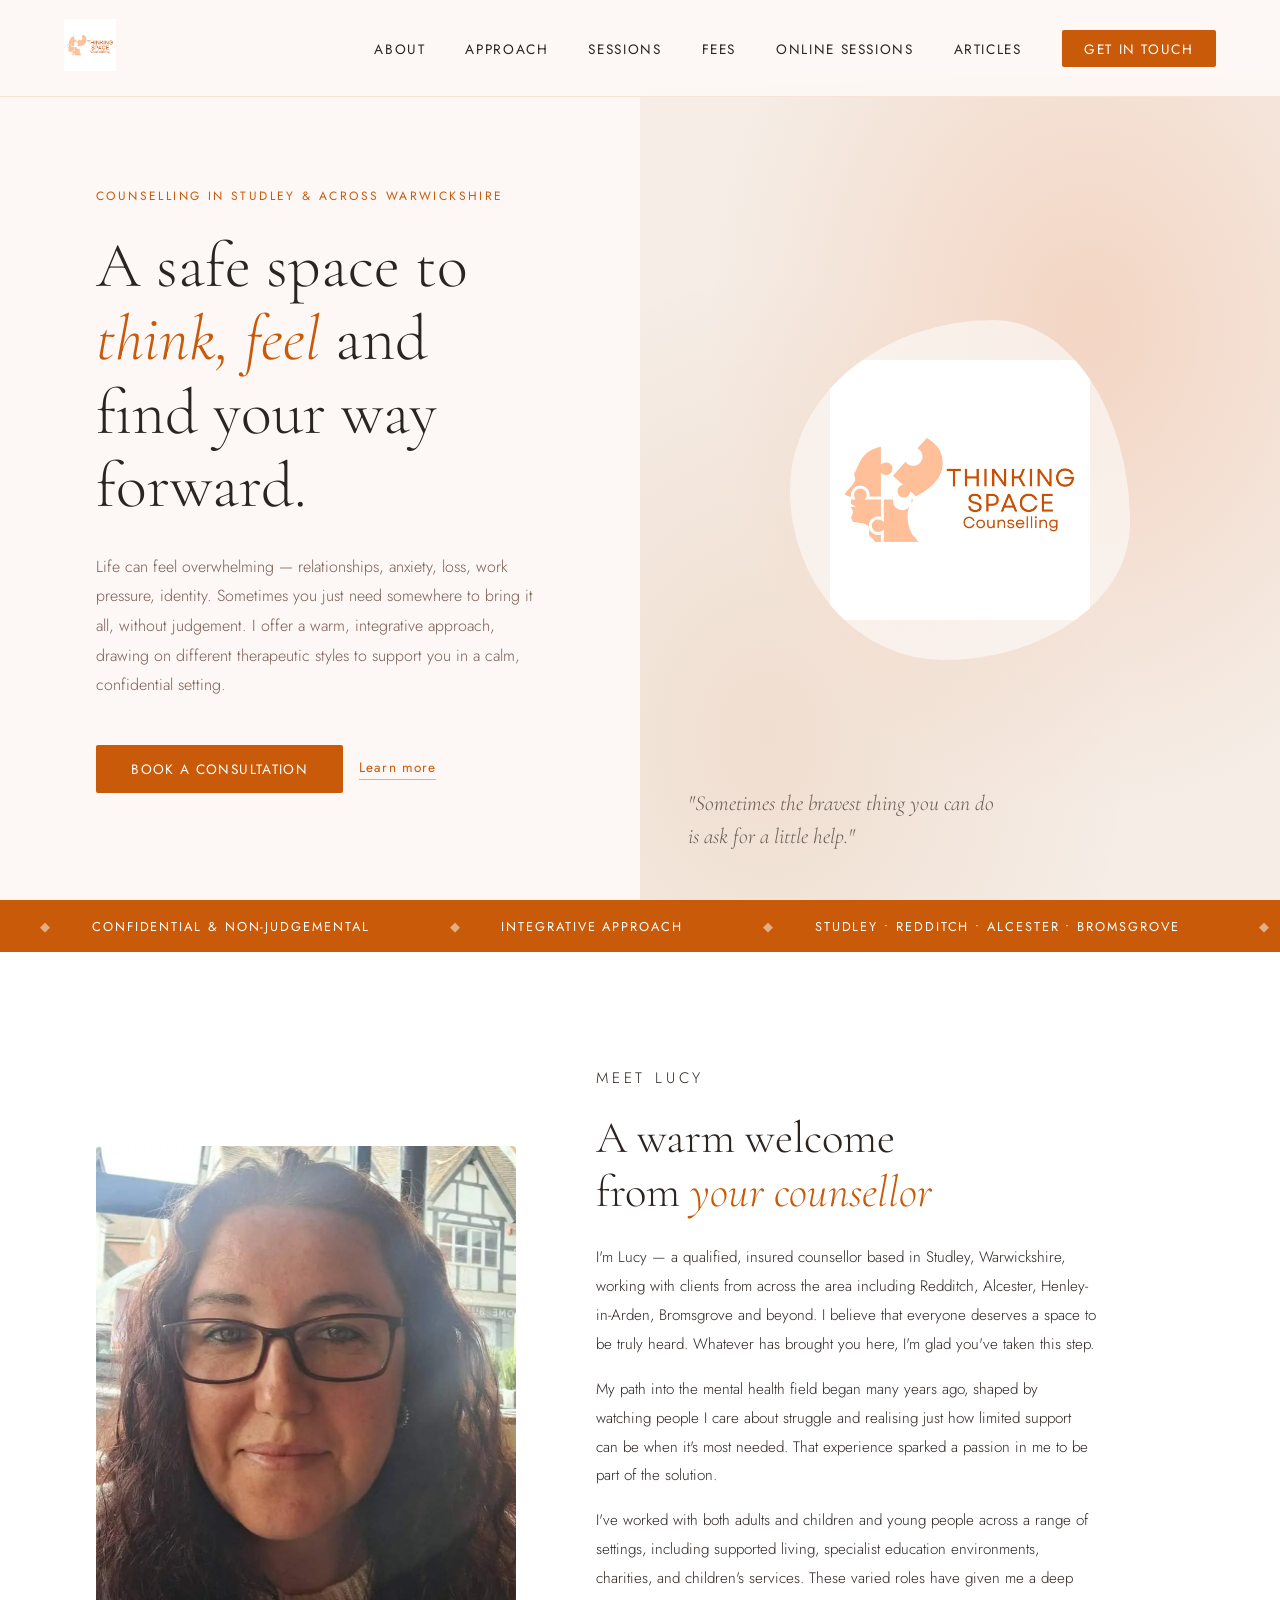
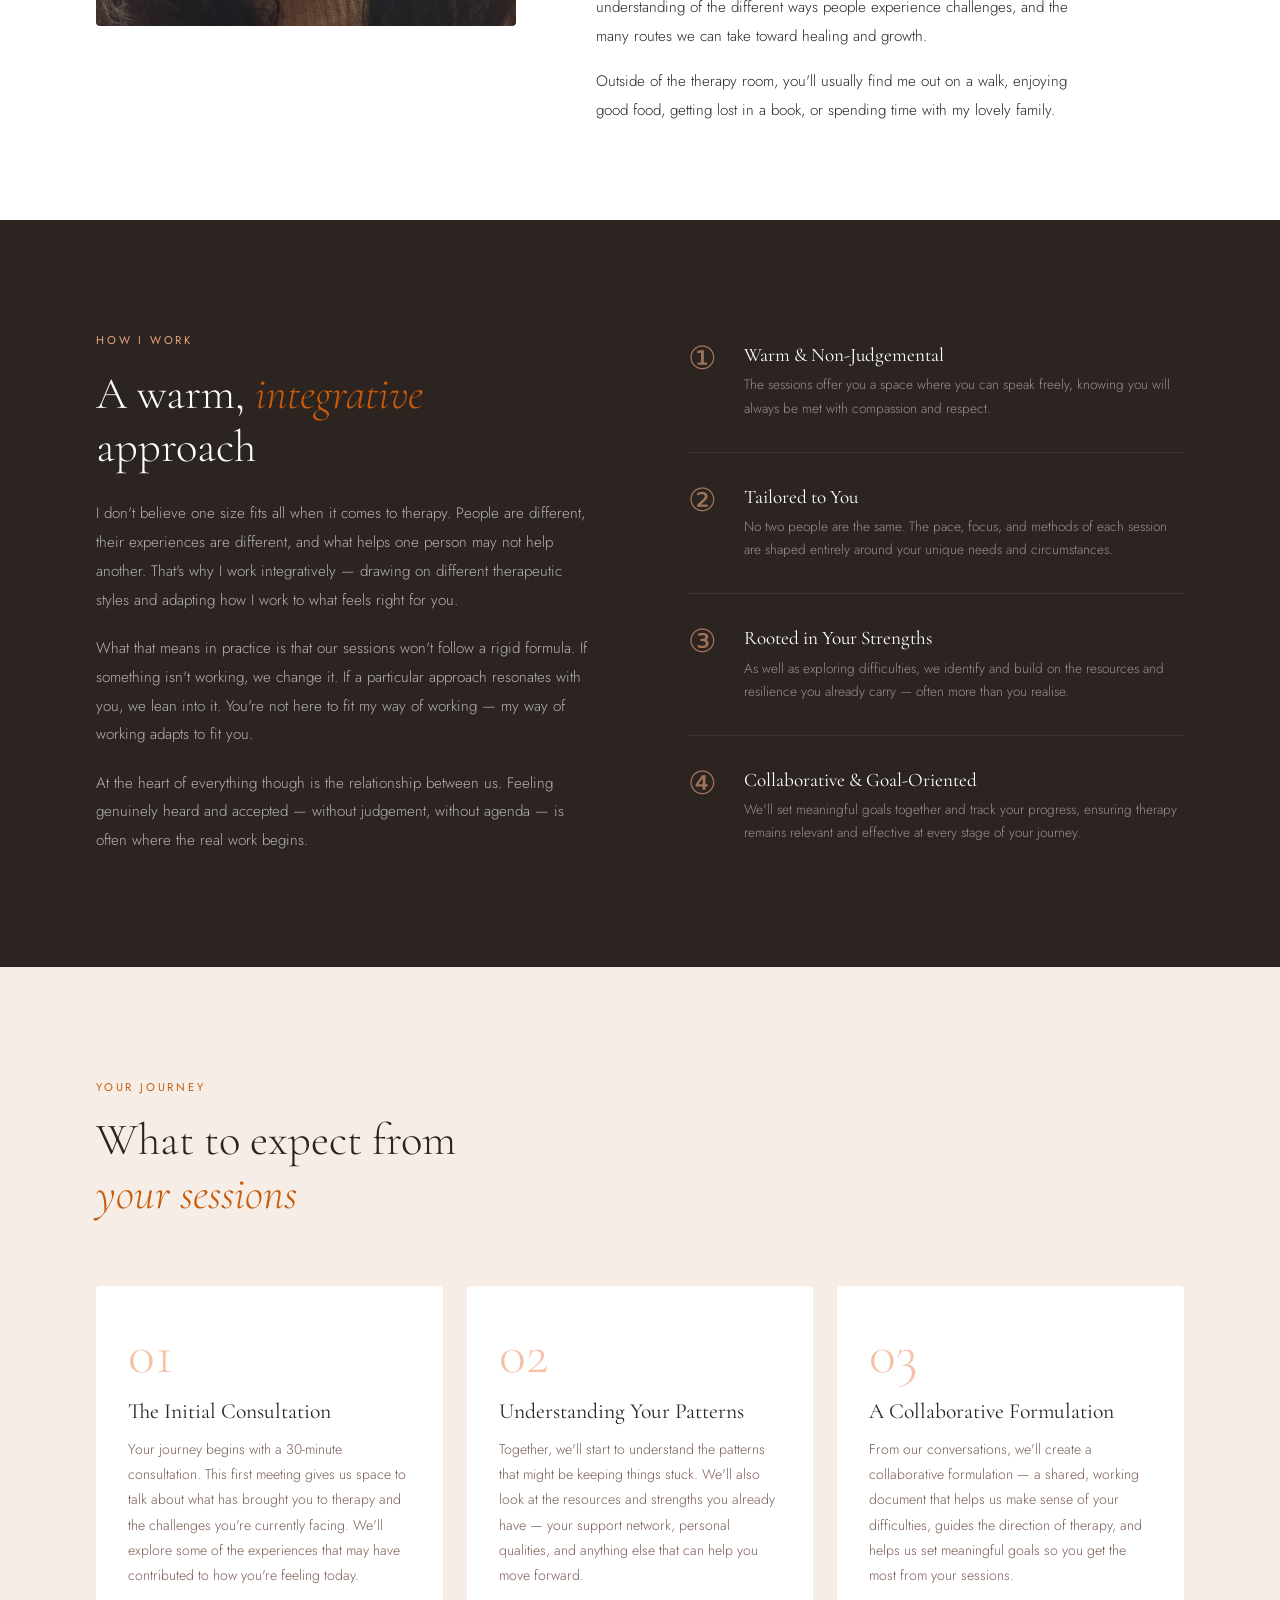
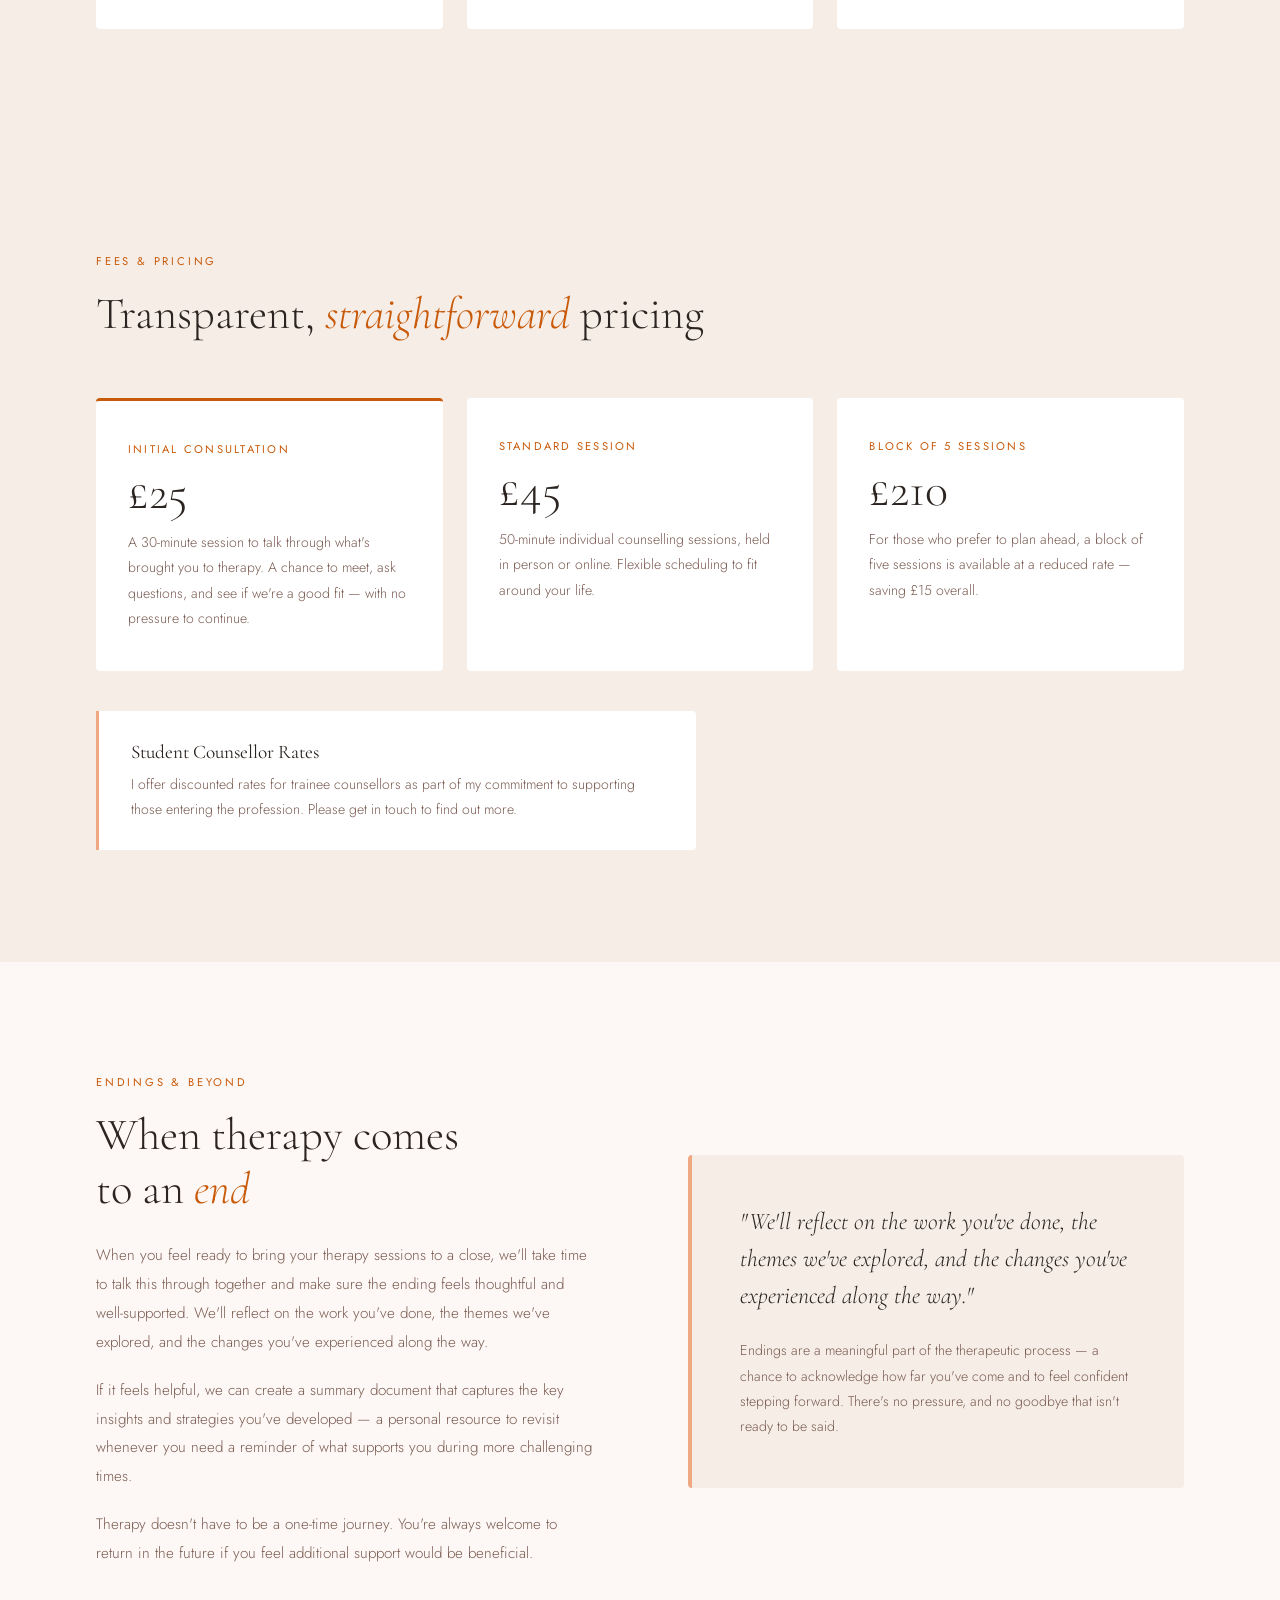
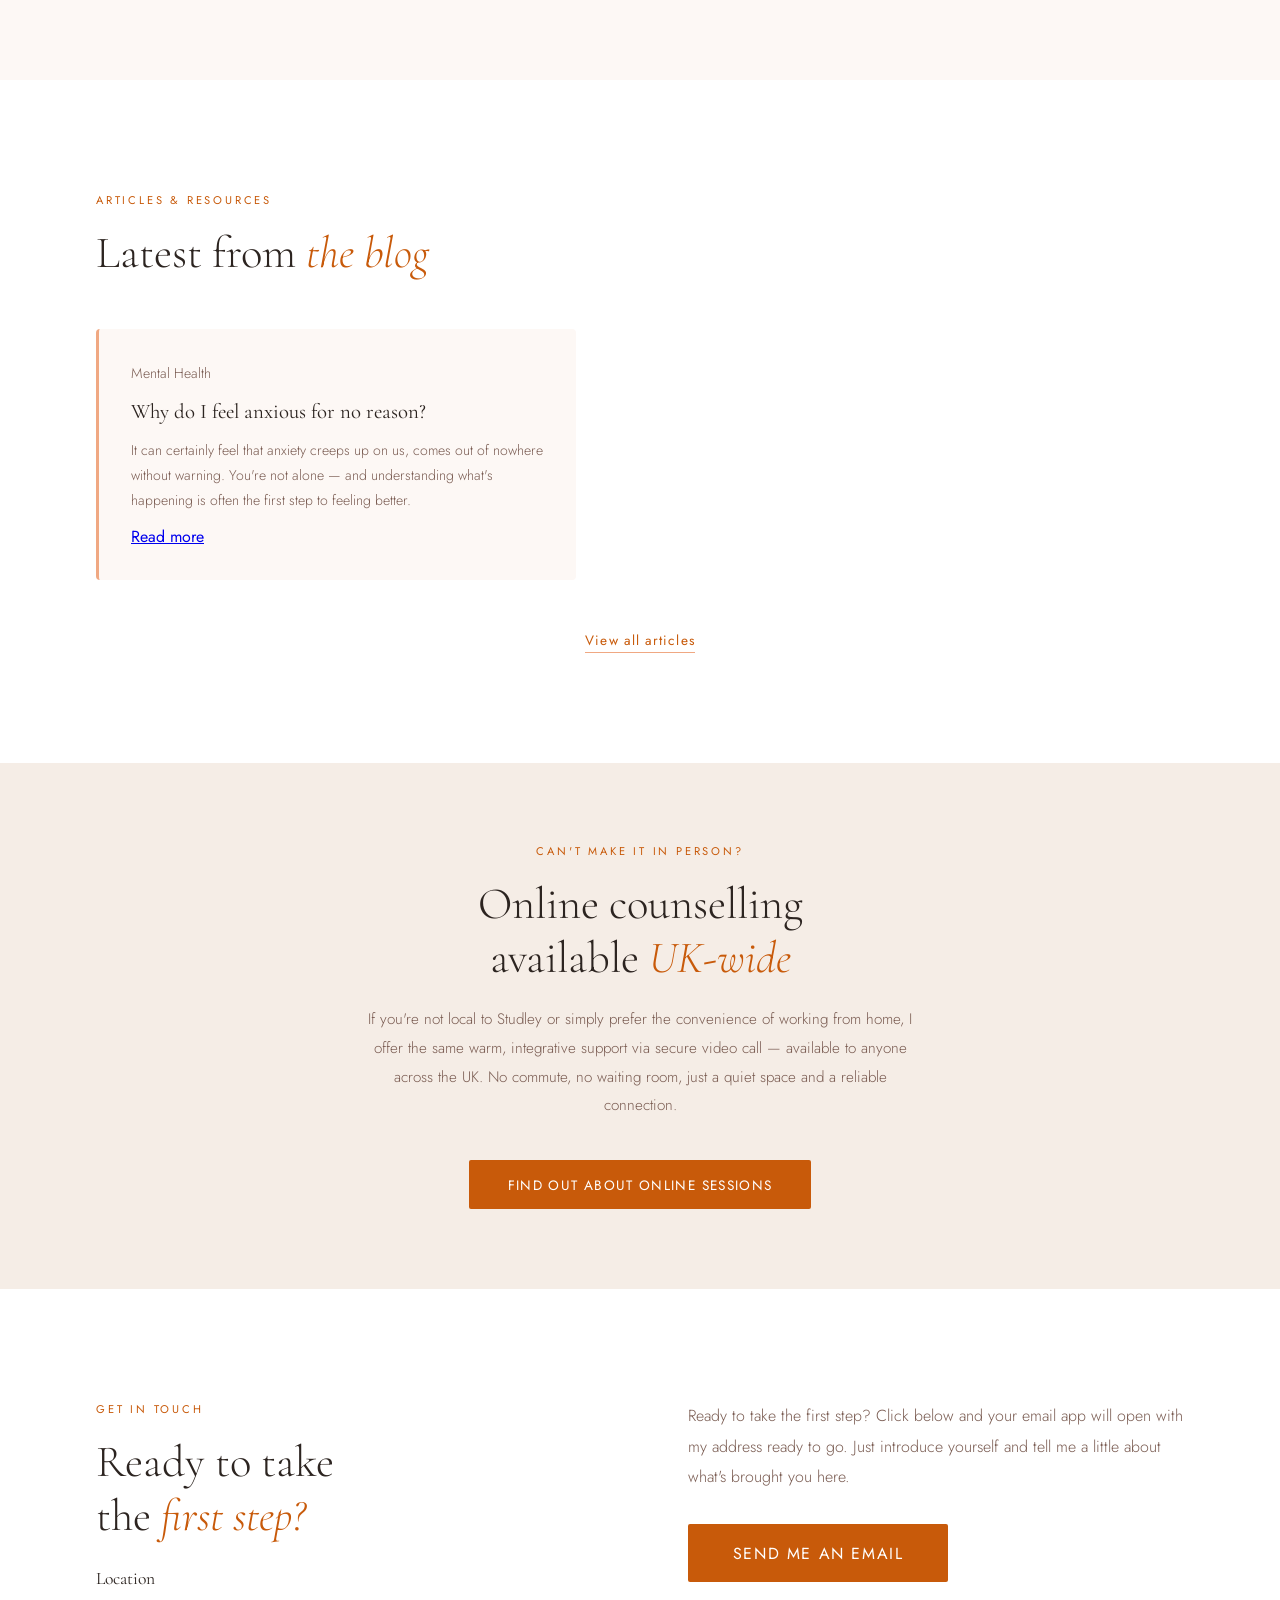
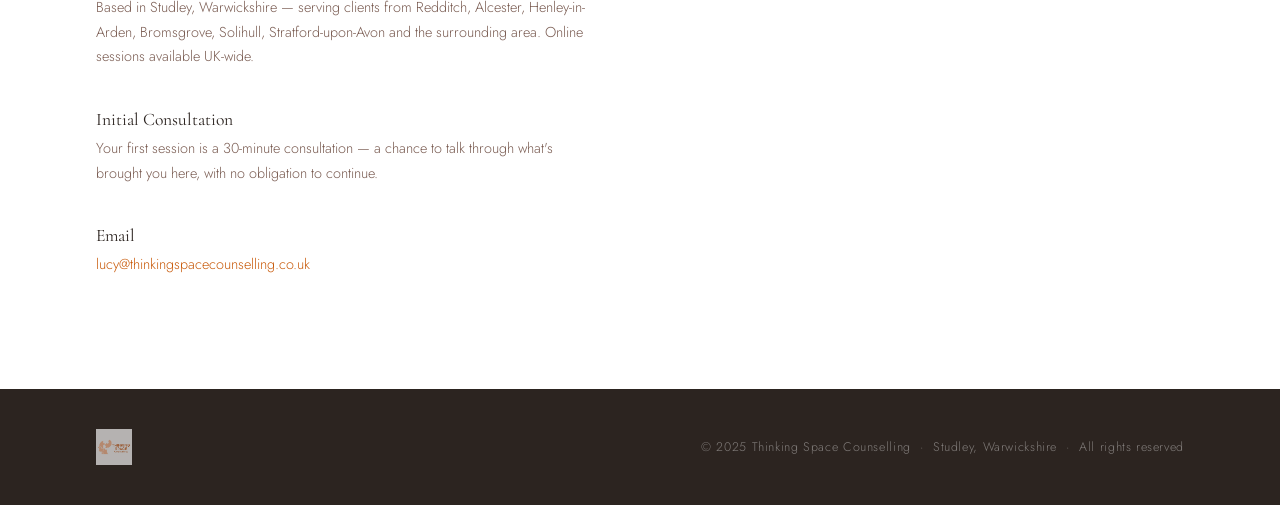
<file: index.html>
<!DOCTYPE html>
<html lang="en">
<head>
  <meta charset="UTF-8" />
  <meta name="viewport" content="width=device-width, initial-scale=1.0"/>
  <title>Thinking Space Counselling | Studley, Warwickshire</title>
  <link href="https://fonts.googleapis.com/css2?family=Cormorant+Garamond:ital,wght@0,300;0,400;0,600;1,300;1,400&family=Jost:wght@300;400;500&display=swap" rel="stylesheet"/>
  <link rel="stylesheet" href="styles.css"/>
  <meta name="description" content="Warm, integrative counselling in Studley, Warwickshire. Qualified, insured therapist offering face to face and online sessions. Anxiety, relationships, grief, self-worth and more. Book a free initial consultation." />
  <link rel="sitemap" type="application/xml" href="sitemap.xml">
  <link rel="icon" type="image/x-icon" href="favicon.ico">
  <link rel="apple-touch-icon" sizes="180x180" href="apple-touch-icon.png">
  <link rel="icon" type="image/png" sizes="32x32" href="favicon-32x32.png">
  <link rel="icon" type="image/png" sizes="16x16" href="favicon-16x16.png">
  <script type="application/ld+json">
  {
    "@context": "https://schema.org",
    "@type": "LocalBusiness",
    "name": "Thinking Space Counselling",
    "url": "https://thinkingspacecounselling.co.uk",
    "logo": "https://thinkingspacecounselling.co.uk/1000551404.jpg",
    "image": "https://thinkingspacecounselling.co.uk/lucy.jpg",
    "description": "Warm, integrative counselling in Studley, Warwickshire. Qualified, insured therapist offering face to face and online sessions for anxiety, relationships, grief, self-worth and more.",
    "priceRange": "£25-£45",
    "telephone": "",
    "email": "lucy@thinkingspacecounselling.co.uk",
    "address": {
      "@type": "PostalAddress",
      "addressLocality": "Studley",
      "addressRegion": "Warwickshire",
      "addressCountry": "GB"
    },
    "areaServed": [
      "Studley", "Redditch", "Alcester", "Bromsgrove",
      "Henley-in-Arden", "Solihull", "Stratford-upon-Avon",
      "Warwickshire", "United Kingdom"
    ],
    "founder": {
      "@type": "Person",
      "name": "Lucy",
      "jobTitle": "Qualified Integrative Counsellor",
      "image": "https://thinkingspacecounselling.co.uk/lucy.jpg"
    },
    "hasOfferCatalog": {
      "@type": "OfferCatalog",
      "name": "Counselling Services",
      "itemListElement": [
        {
          "@type": "Offer",
          "itemOffered": {
            "@type": "Service",
            "name": "Initial Consultation",
            "description": "30-minute initial consultation to discuss what has brought you to therapy."
          },
          "price": "25",
          "priceCurrency": "GBP"
        },
        {
          "@type": "Offer",
          "itemOffered": {
            "@type": "Service",
            "name": "Individual Counselling Session",
            "description": "50-minute integrative counselling session, face to face or online."
          },
          "price": "45",
          "priceCurrency": "GBP"
        },
        {
          "@type": "Offer",
          "itemOffered": {
            "@type": "Service",
            "name": "Block of 5 Sessions",
            "description": "Five 50-minute counselling sessions booked in advance at a reduced rate."
          },
          "price": "210",
          "priceCurrency": "GBP"
        }
      ]
    },
    "sameAs": [
      "https://www.counsellingdirectory.org.uk"
    ]
  }
  </script>
</head>
<body>

  <!-- NAV -->
  <nav>
    <div class="nav-logo">
      <img src="1000551404.jpg" alt="Thinking Space Counselling logo" />
    </div>
    <ul class="nav-links">
      <li><a href="#about">About</a></li>
      <li><a href="#approach">Approach</a></li>
      <li><a href="#sessions">Sessions</a></li>
      <li><a href="#fees">Fees</a></li>
      <li><a href="online-counselling.html">Online Sessions</a></li>
      <li><a href="blog.html">Articles</a></li>
      <li><a href="#contact" class="nav-cta">Get in Touch</a></li>
    </ul>
    <button class="nav-hamburger" onclick="document.getElementById('mobileNav').classList.add('open')" aria-label="Open menu">
      <span></span><span></span><span></span>
    </button>
  </nav>
  <!-- MOBILE NAV -->
  <div class="nav-mobile" id="mobileNav">
    <button class="nav-mobile-close" onclick="document.getElementById('mobileNav').classList.remove('open')" aria-label="Close menu">&times;</button>
    <a href="index.html" onclick="document.getElementById('mobileNav').classList.remove('open')">Home</a>
    <a href="#about" onclick="document.getElementById('mobileNav').classList.remove('open')">About</a>
    <a href="#approach" onclick="document.getElementById('mobileNav').classList.remove('open')">Approach</a>
    <a href="#sessions" onclick="document.getElementById('mobileNav').classList.remove('open')">Sessions</a>
    <a href="#fees" onclick="document.getElementById('mobileNav').classList.remove('open')">Fees</a>
    <a href="online-counselling.html">Online Sessions</a>
    <a href="blog.html">Articles</a>
    <a href="#contact" class="nav-cta" onclick="document.getElementById('mobileNav').classList.remove('open')">Get in Touch</a>
  </div>

  <!-- HERO -->
  <section class="hero">
    <div class="hero-left">
      <p class="hero-eyebrow">Counselling in Studley &amp; across Warwickshire</p>
      <h1 class="hero-headline">
        A safe space to<br/>
        <em>think, feel</em> and<br/>
        find your way forward.
      </h1>
      <p class="hero-body">
        Life can feel overwhelming — relationships, anxiety, loss, work pressure, identity.
        Sometimes you just need somewhere to bring it all, without judgement.
        I offer a warm, integrative approach, drawing on different therapeutic styles
        to support you in a calm, confidential setting.
      </p>
      <div class="hero-actions">
        <a href="#contact" class="btn-primary">Book a Consultation</a>
        <a href="#about" class="btn-secondary">Learn more</a>
      </div>
    </div>
    <div class="hero-right">
      <div class="hero-logo-display">
        <img src="1000551404.jpg" alt="Thinking Space Counselling" />
      </div>
      <p class="hero-quote">"Sometimes the bravest thing you can do<br/>is ask for a little help."</p>
    </div>
  </section>

  <!-- TICKER -->
  <div class="ticker" aria-hidden="true">
    <div class="ticker-track">
      <span>Confidential &amp; Non-Judgemental</span>
      <span>Integrative Approach</span>
      <span>Studley &bull; Redditch &bull; Alcester &bull; Bromsgrove</span>
      <span>Flexible Appointment Times</span>
      <span>Face to Face &amp; Online Sessions</span>
      <span>Qualified &amp; Insured Counsellor</span>
      <span>Anxiety</span>
      <span>Depression</span>
      <span>Relationships</span>
      <span>Grief</span>
      <span>Self-Worth</span>
      <span>Stress</span>
      <span>Identity</span>
      <span>Taking New Clients Now</span>
      <!-- duplicate for seamless loop -->
      <span>Confidential &amp; Non-Judgemental</span>
      <span>Integrative Approach</span>
      <span>Studley &bull; Redditch &bull; Alcester &bull; Bromsgrove</span>
      <span>Flexible Appointment Times</span>
      <span>Face to Face &amp; Online Sessions</span>
      <span>Qualified &amp; Insured Counsellor</span>
      <span>Anxiety</span>
      <span>Depression</span>
      <span>Relationships</span>
      <span>Grief</span>
      <span>Self-Worth</span>
      <span>Stress</span>
      <span>Identity</span>
      <span>Taking New Clients Now</span>
    </div>
  </div>

  <!-- ABOUT / MEET LUCY (merged) -->
  <section class="lucy-intro" id="about">
    <div class="lucy-image-wrap">
      <img src="lucy.jpg" alt="Lucy, counsellor at Thinking Space Counselling" />
    </div>
    <div class="lucy-intro-text">
      <p class="section-label">Meet Lucy</p>
      <h2 class="section-heading">A warm welcome<br/>from <em>your counsellor</em></h2>
      <p>
        I'm Lucy — a qualified, insured counsellor based in Studley, Warwickshire,
        working with clients from across the area including Redditch, Alcester,
        Henley-in-Arden, Bromsgrove and beyond. I believe that everyone deserves
        a space to be truly heard. Whatever has brought you here, I'm glad
        you've taken this step.
      </p>
      <p>
        My path into the mental health field began many years ago, shaped by watching
        people I care about struggle and realising just how limited support can be when
        it's most needed. That experience sparked a passion in me to be part of the solution.
      </p>
      <p>
        I've worked with both adults and children and young people across a range of settings,
        including supported living, specialist education environments, charities, and children's
        services. These varied roles have given me a deep understanding of the different ways
        people experience challenges, and the many routes we can take toward healing and growth.
      </p>
      <p>
        Outside of the therapy room, you'll usually find me out on a walk, enjoying good food,
        getting lost in a book, or spending time with my lovely family.
      </p>
    </div>
  </section>

  <!-- APPROACH -->
  <section class="approach" id="approach">
    <div class="approach-left fade-in">
      <p class="section-label">How I Work</p>
      <h2 class="section-heading">A warm, <em>integrative</em><br/>approach</h2>
      <div class="approach-body">
        <p>
          I don't believe one size fits all when it comes to therapy. People are different,
          their experiences are different, and what helps one person may not help another.
          That's why I work integratively — drawing on different therapeutic styles and
          adapting how I work to what feels right for you.
        </p>
        <p>
          What that means in practice is that our sessions won't follow a rigid formula.
          If something isn't working, we change it. If a particular approach resonates
          with you, we lean into it. You're not here to fit my way of working —
          my way of working adapts to fit you.
        </p>
        <p>
          At the heart of everything though is the relationship between us. Feeling genuinely
          heard and accepted — without judgement, without agenda — is often where
          the real work begins.
        </p>
      </div>
    </div>
    <div class="approach-right fade-in">
      <div class="approach-item">
        <span class="approach-num">&#9312;</span>
        <div>
          <h4>Warm &amp; Non-Judgemental</h4>
          <p>The sessions offer you a space where you can speak freely, knowing you will always be met with compassion and respect.</p>
        </div>
      </div>
      <div class="approach-item">
        <span class="approach-num">&#9313;</span>
        <div>
          <h4>Tailored to You</h4>
          <p>No two people are the same. The pace, focus, and methods of each session are shaped entirely around your unique needs and circumstances.</p>
        </div>
      </div>
      <div class="approach-item">
        <span class="approach-num">&#9314;</span>
        <div>
          <h4>Rooted in Your Strengths</h4>
          <p>As well as exploring difficulties, we identify and build on the resources and resilience you already carry — often more than you realise.</p>
        </div>
      </div>
      <div class="approach-item">
        <span class="approach-num">&#9315;</span>
        <div>
          <h4>Collaborative &amp; Goal-Oriented</h4>
          <p>We'll set meaningful goals together and track your progress, ensuring therapy remains relevant and effective at every stage of your journey.</p>
        </div>
      </div>
    </div>
  </section>

  <!-- SESSIONS -->
  <section class="sessions" id="sessions">
    <div class="sessions-header fade-in">
      <p class="section-label">Your Journey</p>
      <h2 class="section-heading">What to expect from<br/><em>your sessions</em></h2>
    </div>
    <div class="sessions-grid">
      <div class="session-step fade-in">
        <div class="step-num">01</div>
        <h3>The Initial Consultation</h3>
        <p>
          Your journey begins with a 30-minute consultation. This first meeting gives us space
          to talk about what has brought you to therapy and the challenges you're currently facing.
          We'll explore some of the experiences that may have contributed to how you're feeling today.
        </p>
      </div>
      <div class="session-step fade-in">
        <div class="step-num">02</div>
        <h3>Understanding Your Patterns</h3>
        <p>
          Together, we'll start to understand the patterns that might be keeping things stuck.
          We'll also look at the resources and strengths you already have — your support network,
          personal qualities, and anything else that can help you move forward.
        </p>
      </div>
      <div class="session-step fade-in">
        <div class="step-num">03</div>
        <h3>A Collaborative Formulation</h3>
        <p>
          From our conversations, we'll create a collaborative formulation — a shared, working
          document that helps us make sense of your difficulties, guides the direction of therapy,
          and helps us set meaningful goals so you get the most from your sessions.
        </p>
      </div>
    </div>
  </section>

  <!-- FEES -->
  <section class="fees" id="fees">
    <div class="fees-header fade-in">
      <p class="section-label">Fees &amp; Pricing</p>
      <h2 class="section-heading">Transparent, <em>straightforward</em> pricing</h2>
    </div>
    <div class="fees-grid fade-in">
      <div class="fee-card fee-card--highlight">
        <p class="fee-label">Initial Consultation</p>
        <p class="fee-price">£25</p>
        <p class="fee-desc">A 30-minute session to talk through what's brought you to therapy. A chance to meet, ask questions, and see if we're a good fit — with no pressure to continue.</p>
      </div>
      <div class="fee-card">
        <p class="fee-label">Standard Session</p>
        <p class="fee-price">£45</p>
        <p class="fee-desc">50-minute individual counselling sessions, held in person or online. Flexible scheduling to fit around your life.</p>
      </div>
      <div class="fee-card">
        <p class="fee-label">Block of 5 Sessions</p>
        <p class="fee-price">£210</p>
        <p class="fee-desc">For those who prefer to plan ahead, a block of five sessions is available at a reduced rate — saving £15 overall.</p>
      </div>
    </div>
    <div class="fees-footer fade-in">
      <div class="fee-note">
        <h4>Student Counsellor Rates</h4>
        <p>I offer discounted rates for trainee counsellors as part of my commitment to supporting those entering the profession. Please get in touch to find out more.</p>
      </div>
    </div>
  </section>

  <!-- ENDING -->
  <section class="ending" id="ending">
    <div class="ending-left fade-in">
      <p class="section-label">Endings &amp; Beyond</p>
      <h2 class="section-heading">When therapy comes<br/>to an <em>end</em></h2>
      <div class="ending-body">
        <p>
          When you feel ready to bring your therapy sessions to a close, we'll take time to talk
          this through together and make sure the ending feels thoughtful and well-supported.
          We'll reflect on the work you've done, the themes we've explored, and the changes
          you've experienced along the way.
        </p>
        <p>
          If it feels helpful, we can create a summary document that captures the key insights
          and strategies you've developed — a personal resource to revisit whenever you need
          a reminder of what supports you during more challenging times.
        </p>
        <p>
          Therapy doesn't have to be a one-time journey. You're always welcome to return in
          the future if you feel additional support would be beneficial.
        </p>
      </div>
    </div>
    <div class="ending-right fade-in">
      <blockquote>
        "We'll reflect on the work you've done, the themes we've explored, and the changes
        you've experienced along the way."
      </blockquote>
      <p>
        Endings are a meaningful part of the therapeutic process — a chance to acknowledge how
        far you've come and to feel confident stepping forward. There's no pressure, and no
        goodbye that isn't ready to be said.
      </p>
    </div>
  </section>

  <!-- LATEST ARTICLES -->
  <section class="latest-posts" id="articles">
    <div class="latest-posts-header fade-in">
      <p class="section-label">Articles &amp; Resources</p>
      <h2 class="section-heading">Latest from <em>the blog</em></h2>
    </div>
    <div class="latest-posts-grid" id="latest-posts-grid">
      <!-- populated by JS -->
    </div>
    <div class="latest-posts-footer fade-in">
      <a href="blog.html" class="btn-secondary">View all articles</a>
    </div>
  </section>

  <!-- ONLINE NUDGE -->
  <section class="local-nudge fade-in">
    <p class="section-label">Can't Make It In Person?</p>
    <h2 class="section-heading">Online counselling<br/>available <em>UK-wide</em></h2>
    <p class="nudge-body">
      If you're not local to Studley or simply prefer the convenience of working from home,
      I offer the same warm, integrative support via secure video call — available to anyone
      across the UK. No commute, no waiting room, just a quiet space and a reliable connection.
    </p>
    <a href="online-counselling.html" class="btn-primary">Find out about online sessions</a>
  </section>

  <!-- CONTACT -->
  <section class="contact" id="contact">
    <div class="contact-left fade-in">
      <p class="section-label">Get in Touch</p>
      <h2 class="section-heading">Ready to take<br/>the <em>first step?</em></h2>
      <div class="contact-info">
        <div class="contact-detail">
          <h4>Location</h4>
          <p>Based in Studley, Warwickshire — serving clients from Redditch, Alcester, Henley-in-Arden, Bromsgrove, Solihull, Stratford-upon-Avon and the surrounding area. Online sessions available UK-wide.</p>
        </div>
        <div class="contact-detail">
          <h4>Initial Consultation</h4>
          <p>Your first session is a 30-minute consultation — a chance to talk through what's brought you here, with no obligation to continue.</p>
        </div>
        <div class="contact-detail">
          <h4>Email</h4>
          <p><a id="contact-email" href="#"></a></p>
        </div>
      </div>
    </div>
    <div class="contact-right fade-in">
      <div class="contact-cta">
        <p class="contact-cta-text">Ready to take the first step? Click below and your email app will open with my address ready to go. Just introduce yourself and tell me a little about what's brought you here.</p>
        <a id="mailto-btn" href="#" class="btn-primary">Send me an Email</a>
      </div>
    </div>
  </section>

  <!-- FOOTER -->
  <footer>
    <img src="1000551404.jpg" alt="Thinking Space Counselling" />
    <p>&copy; 2025 Thinking Space Counselling &nbsp;&middot;&nbsp; Studley, Warwickshire &nbsp;&middot;&nbsp; All rights reserved</p>
  </footer>

  <!-- FADE-IN OBSERVER -->
  <script>
    const observer = new IntersectionObserver(
      entries => entries.forEach(e => { if (e.isIntersecting) e.target.classList.add('visible'); }),
      { threshold: 0.12 }
    );
    document.querySelectorAll('.fade-in').forEach(el => observer.observe(el));
  </script>

  <!-- EMAIL -->
  <script>
    const _u = 'lucy', _d = 'thinkingspacecounselling.co.uk';
    const emailEl = document.getElementById('contact-email');
    if (emailEl) { emailEl.href = 'mailto:' + _u + '@' + _d; emailEl.textContent = _u + '@' + _d; }
    const btnEl = document.getElementById('mailto-btn');
    if (btnEl) { btnEl.href = 'mailto:' + _u + '@' + _d + '?subject=Thinking%20Space%20Counselling%20Enquiry'; }
  </script>


  <!-- LATEST POSTS -->
  <script>
    fetch('posts.json')
      .then(r => r.json())
      .then(posts => {
        const grid = document.getElementById('latest-posts-grid');
        if (!grid || !posts || !posts.length) return;
        posts.sort((a, b) => new Date(b.date) - new Date(a.date));
        const top = posts.slice(0, 3);
        const count = top.length;
        grid.className = 'latest-posts-grid cols-' + count;
        grid.innerHTML = top.map(p => `
          <article class="latest-post-card">
            <p class="blog-category">${p.category}</p>
            <h3>${p.title}</h3>
            <p>${p.excerpt}</p>
            <a href="posts/${p.slug}.html" class="blog-read-more">Read more</a>
          </article>
        `).join('');
      })
      .catch(() => {});
  </script>
</body>
</html>
</file>
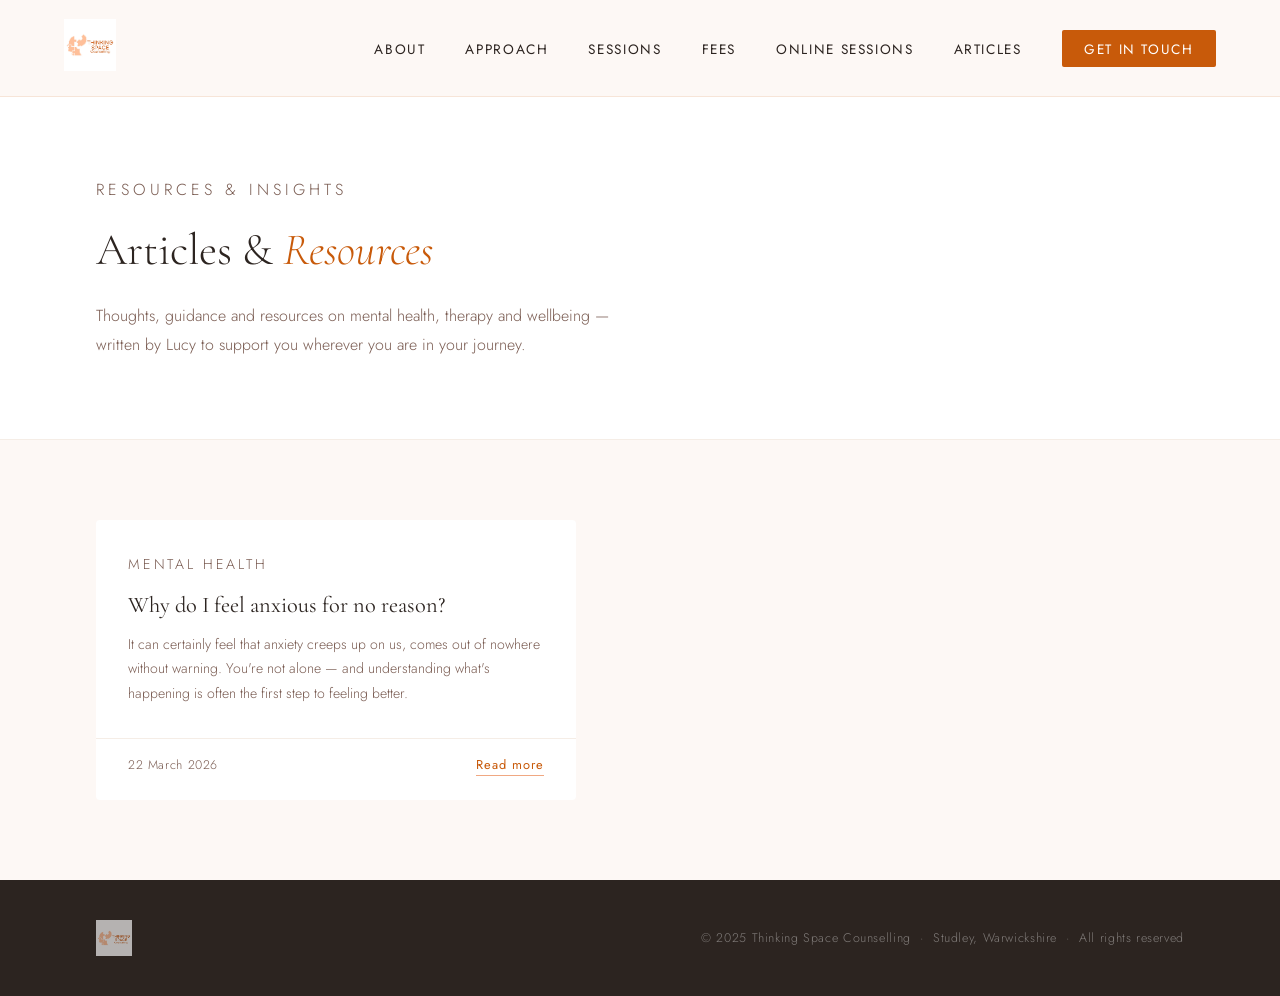
<file: blog.html>
<!DOCTYPE html>
<html lang="en">
<head>
  <meta charset="UTF-8" />
  <meta name="viewport" content="width=device-width, initial-scale=1.0"/>
  <title>Articles & Resources | Thinking Space Counselling</title>
  <meta name="description" content="Thoughts, guidance and resources on mental health, therapy and wellbeing — written by Lucy at Thinking Space Counselling." />
  <link href="https://fonts.googleapis.com/css2?family=Cormorant+Garamond:ital,wght@0,300;0,400;0,600;1,300;1,400&family=Jost:wght@300;400;500&display=swap" rel="stylesheet"/>
  <link rel="stylesheet" href="styles.css"/>
  <link rel="sitemap" type="application/xml" href="sitemap.xml">
  <link rel="icon" type="image/x-icon" href="favicon.ico">
  <link rel="apple-touch-icon" sizes="180x180" href="apple-touch-icon.png">
  <link rel="icon" type="image/png" sizes="32x32" href="favicon-32x32.png">
  <link rel="icon" type="image/png" sizes="16x16" href="favicon-16x16.png">
  <style>
    .blog-hero {
      padding: 10rem 6rem 5rem;
      background: var(--white);
      border-bottom: 1px solid var(--sand);
    }
    .blog-hero p {
      font-size: 1rem;
      font-weight: 300;
      color: var(--mid);
      line-height: 1.8;
      max-width: 560px;
      margin-top: 1rem;
    }
    .blog-grid-section { padding: 5rem 6rem; background: var(--cream); }
    .blog-grid {
      display: grid;
      gap: 2rem;
    }
    .blog-grid.cols-1 { grid-template-columns: 1fr; max-width: 480px; }
    .blog-grid.cols-2 { grid-template-columns: repeat(2, 1fr); }
    .blog-grid.cols-3 { grid-template-columns: repeat(3, 1fr); }
    .blog-card {
      background: var(--white);
      border-radius: 4px;
      overflow: hidden;
      transition: transform 0.25s, box-shadow 0.25s;
      display: flex;
      flex-direction: column;
    }
    .blog-card:hover { transform: translateY(-4px); box-shadow: 0 12px 40px rgba(200,90,10,0.1); }
    .blog-card-body { padding: 2rem; flex: 1; display: flex; flex-direction: column; }
    .blog-category { font-size: 0.7rem; letter-spacing: 0.2em; text-transform: uppercase; color: var(--burnt); margin-bottom: 0.8rem; }
    .blog-card h2 { font-family: 'Cormorant Garamond', serif; font-size: 1.4rem; font-weight: 400; color: var(--charcoal); line-height: 1.3; margin-bottom: 0.8rem; }
    .blog-card p { font-size: 0.88rem; font-weight: 300; line-height: 1.75; color: var(--mid); flex: 1; }
    .blog-card-footer { padding: 1rem 2rem 1.5rem; display: flex; align-items: center; justify-content: space-between; border-top: 1px solid var(--sand); }
    .blog-date { font-size: 0.78rem; font-weight: 300; color: var(--mid); letter-spacing: 0.05em; }
    .blog-read-more { font-size: 0.8rem; font-weight: 400; letter-spacing: 0.08em; color: var(--burnt); text-decoration: none; border-bottom: 1px solid var(--peach); padding-bottom: 1px; transition: border-color 0.2s; }
    .blog-read-more:hover { border-color: var(--burnt); }
    .blog-empty { text-align: center; padding: 4rem; color: var(--mid); font-weight: 300; grid-column: 1 / -1; }
    @media (max-width: 900px) {
      .blog-hero { padding: 4.5rem 2rem 3rem; }
      .blog-grid-section { padding: 3rem 2rem; }
      .blog-grid.cols-1,
      .blog-grid.cols-2,
      .blog-grid.cols-3 { grid-template-columns: 1fr; }
    }
  </style>
</head>
<body>

  <nav>
    <div class="nav-logo">
      <a href="index.html"><img src="1000551404.jpg" alt="Thinking Space Counselling" /></a>
    </div>
    <ul class="nav-links">
      <li><a href="index.html#about">About</a></li>
      <li><a href="index.html#approach">Approach</a></li>
      <li><a href="index.html#sessions">Sessions</a></li>
      <li><a href="index.html#fees">Fees</a></li>
      <li><a href="online-counselling.html">Online Sessions</a></li>
      <li><a href="blog.html">Articles</a></li>
      <li><a href="index.html#contact" class="nav-cta">Get in Touch</a></li>
    </ul>
    <button class="nav-hamburger" onclick="document.getElementById('mobileNav').classList.add('open')" aria-label="Open menu">
      <span></span><span></span><span></span>
    </button>
  </nav>

  <div class="nav-mobile" id="mobileNav">
    <button class="nav-mobile-close" onclick="document.getElementById('mobileNav').classList.remove('open')" aria-label="Close menu">&times;</button>
    <a href="index.html" onclick="document.getElementById('mobileNav').classList.remove('open')">Home</a>
    <a href="index.html#about" onclick="document.getElementById('mobileNav').classList.remove('open')">About</a>
    <a href="index.html#approach" onclick="document.getElementById('mobileNav').classList.remove('open')">Approach</a>
    <a href="index.html#sessions" onclick="document.getElementById('mobileNav').classList.remove('open')">Sessions</a>
    <a href="index.html#fees" onclick="document.getElementById('mobileNav').classList.remove('open')">Fees</a>
    <a href="online-counselling.html">Online Sessions</a>
    <a href="blog.html">Articles</a>
    <a href="index.html#contact" class="nav-cta" onclick="document.getElementById('mobileNav').classList.remove('open')">Get in Touch</a>
  </div>

  <div class="blog-hero">
    <p class="section-label">Resources &amp; Insights</p>
    <h1 class="section-heading">Articles &amp; <em>Resources</em></h1>
    <p>Thoughts, guidance and resources on mental health, therapy and wellbeing — written by Lucy to support you wherever you are in your journey.</p>
  </div>

  <section class="blog-grid-section">
    <div class="blog-grid" id="blog-grid">
      <p class="blog-empty">Loading articles...</p>
    </div>
  </section>

  <footer>
    <img src="1000551404.jpg" alt="Thinking Space Counselling" />
    <p>&copy; 2025 Thinking Space Counselling &nbsp;&middot;&nbsp; Studley, Warwickshire &nbsp;&middot;&nbsp; All rights reserved</p>
  </footer>

  <script>
    fetch('posts.json')
      .then(r => r.json())
      .then(posts => {
        const grid = document.getElementById('blog-grid');
        if (!posts || !posts.length) {
          grid.innerHTML = '<p class="blog-empty">No articles yet — check back soon.</p>';
          return;
        }
        posts.sort((a, b) => new Date(b.date) - new Date(a.date));
        const count = posts.length;
        grid.className = 'blog-grid cols-' + Math.min(count, 3);
        grid.innerHTML = posts.map(p => `
          <article class="blog-card">
            <div class="blog-card-body">
              <p class="blog-category">${p.category}</p>
              <h2>${p.title}</h2>
              <p>${p.excerpt}</p>
            </div>
            <div class="blog-card-footer">
              <span class="blog-date">${new Date(p.date).toLocaleDateString('en-GB', {day:'numeric',month:'long',year:'numeric'})}</span>
              <a href="posts/${p.slug}.html" class="blog-read-more">Read more</a>
            </div>
          </article>
        `).join('');
      })
      .catch(() => {
        document.getElementById('blog-grid').innerHTML = '<p class="blog-empty">No articles yet — check back soon.</p>';
      });
  </script>

</body>
</html>
</file>
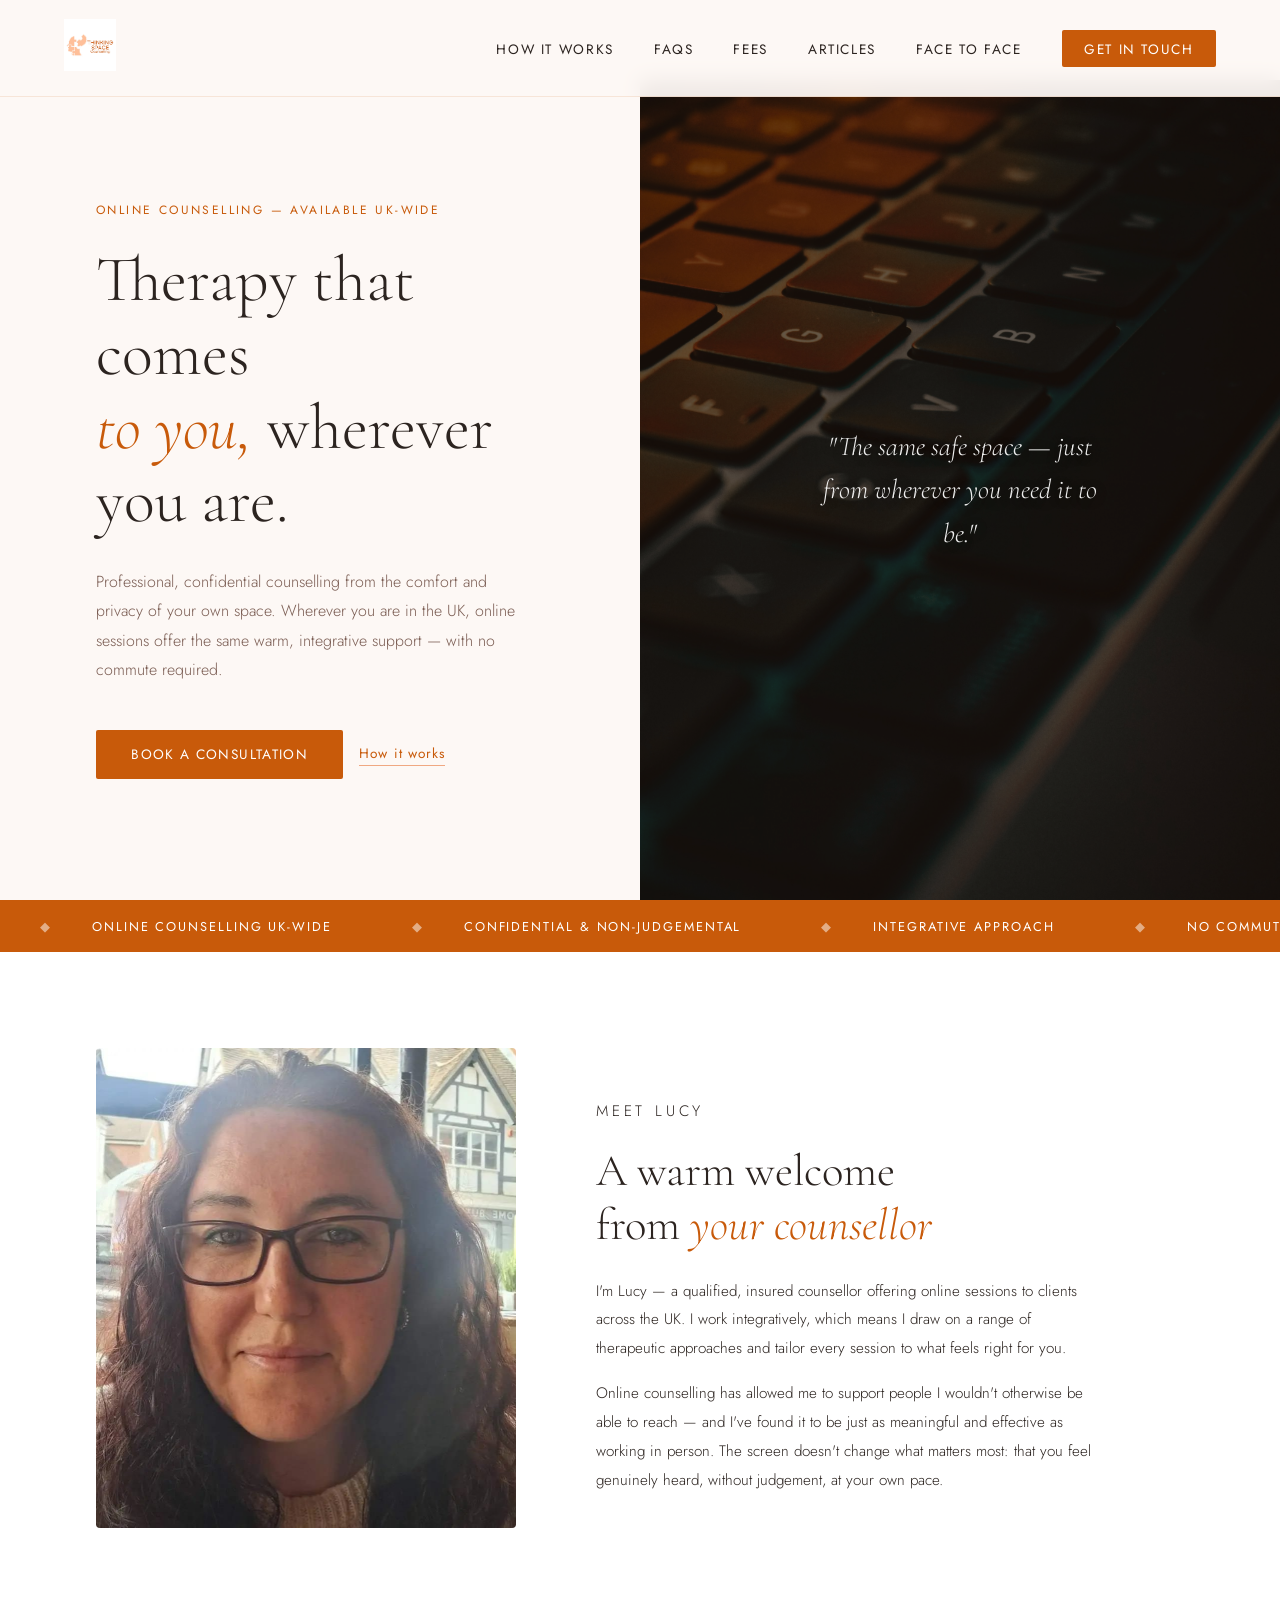
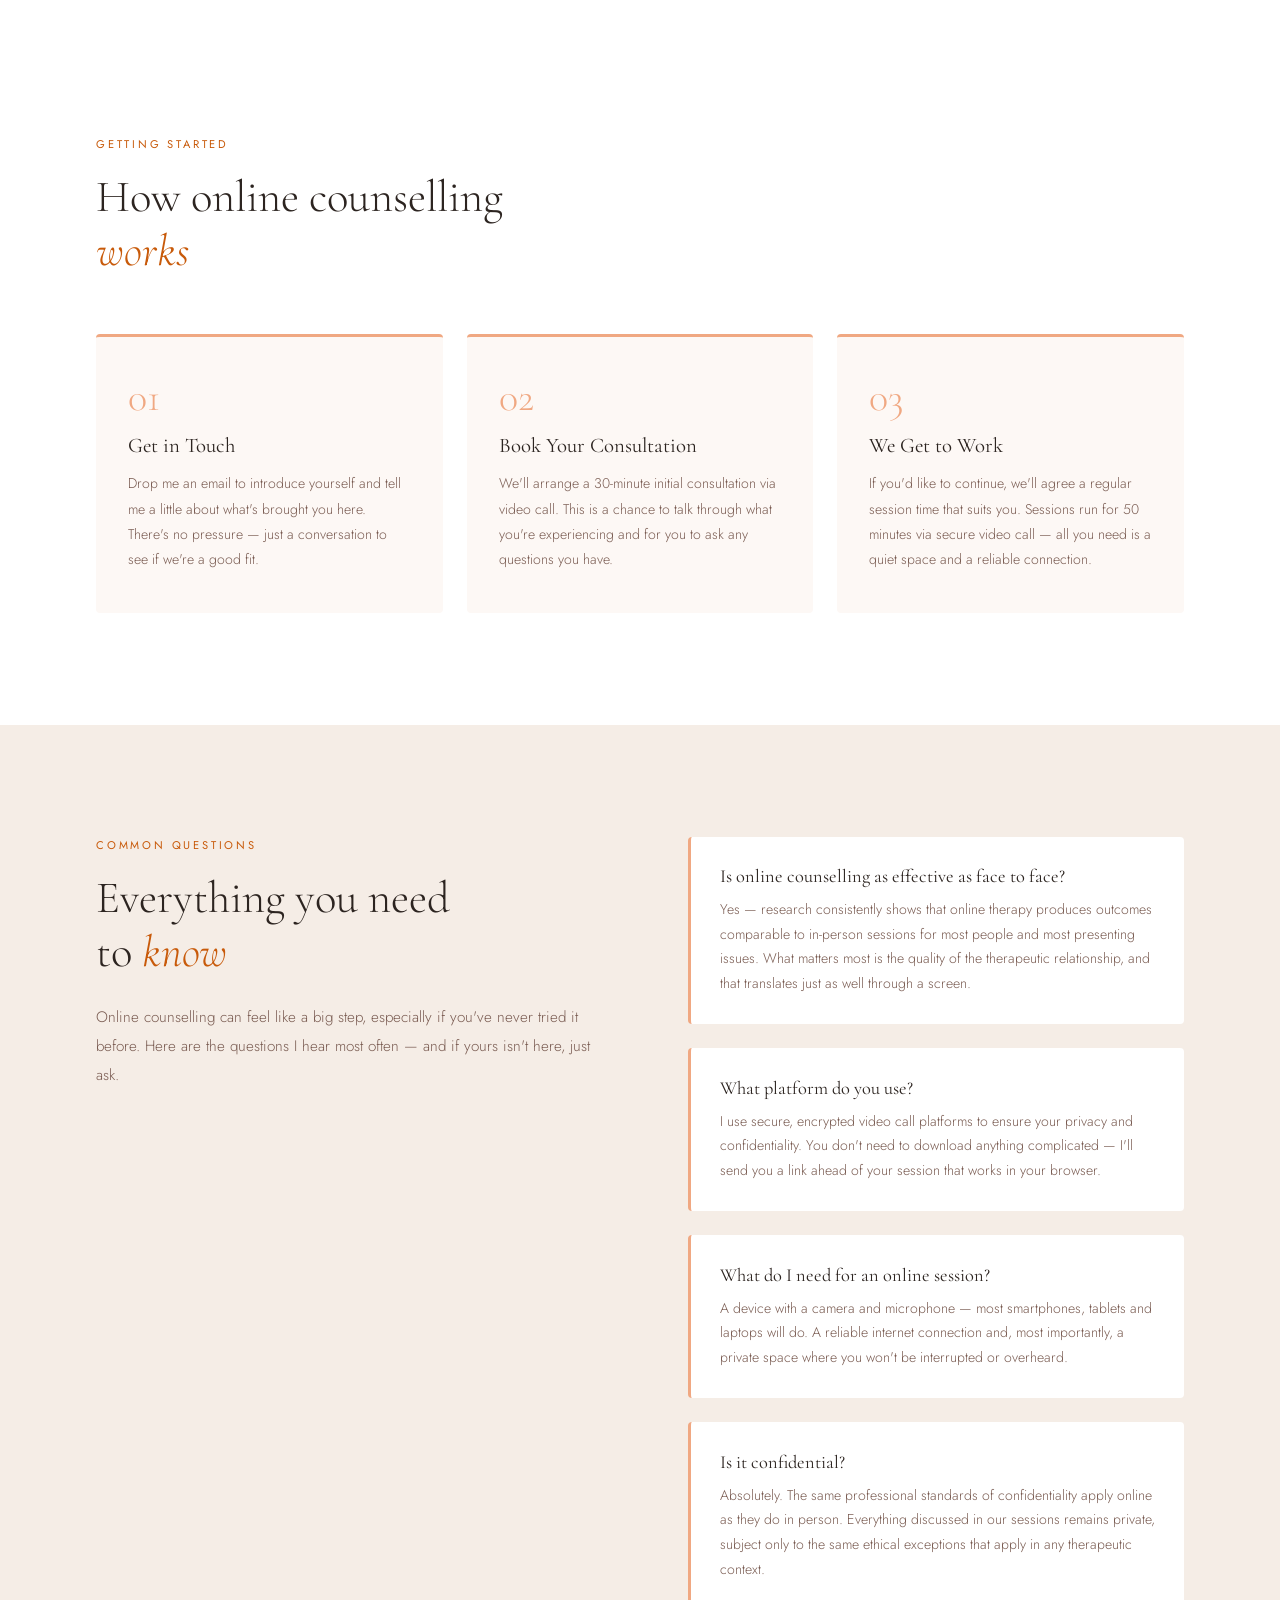
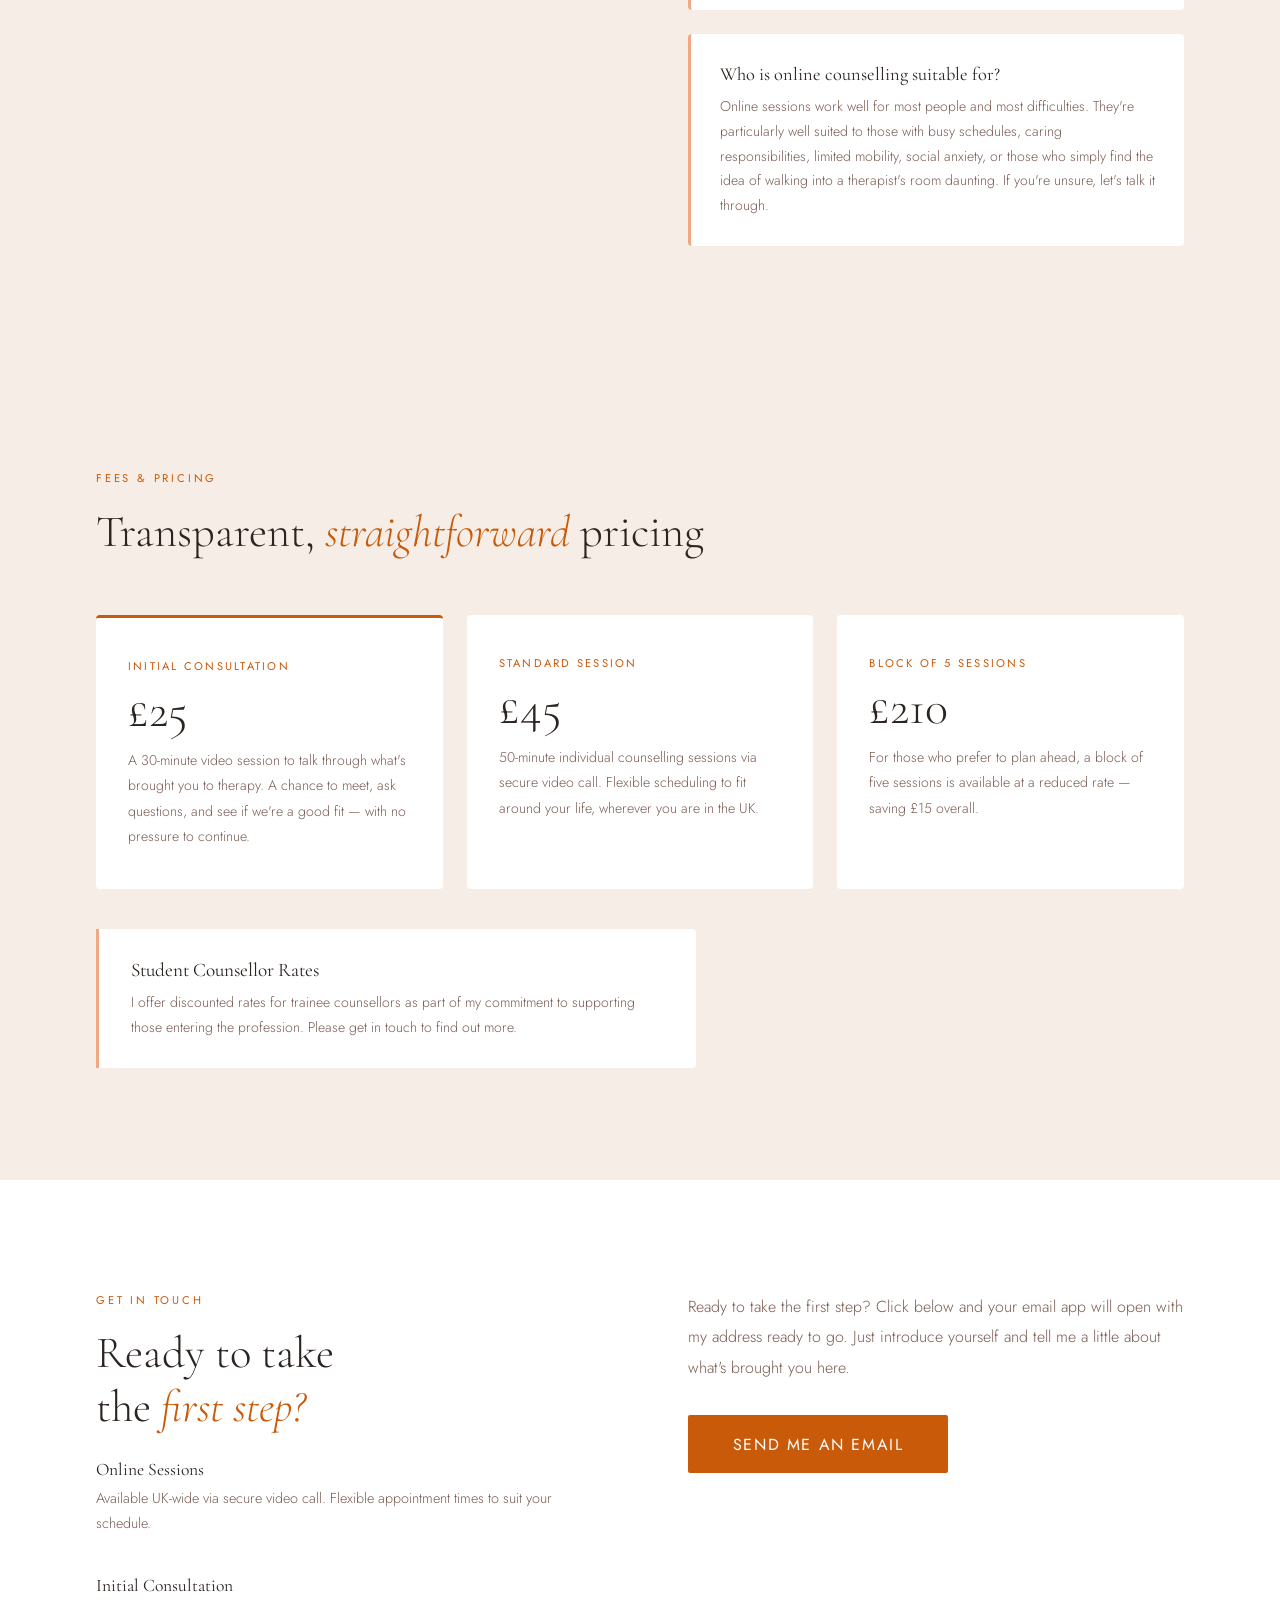
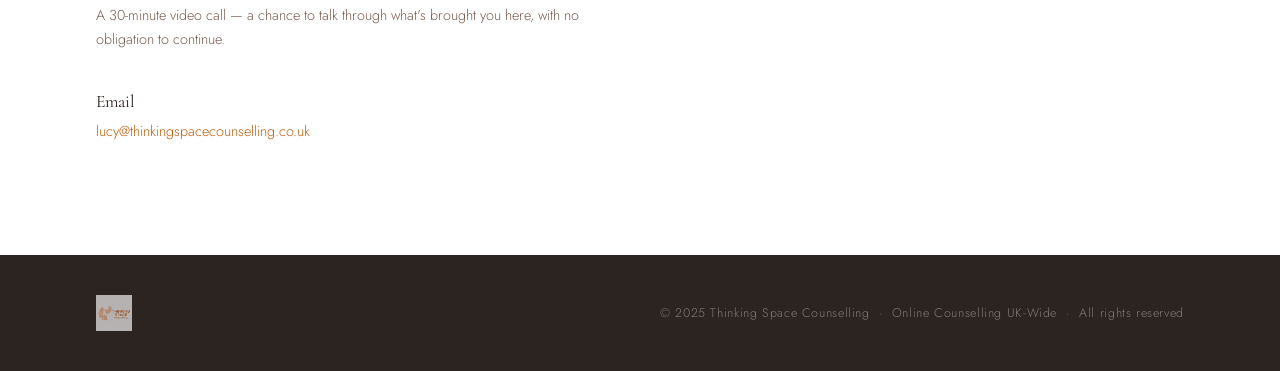
<file: online-counselling.html>
<!DOCTYPE html>
<html lang="en">
<head>
  <meta charset="UTF-8" />
  <meta name="viewport" content="width=device-width, initial-scale=1.0"/>
  <title>Online Counselling UK | Thinking Space Counselling</title>
  <meta name="description" content="Online counselling available UK-wide. Qualified, integrative therapist offering confidential video sessions for anxiety, depression, relationships and more. Book a 30-minute consultation." />
  <link href="https://fonts.googleapis.com/css2?family=Cormorant+Garamond:ital,wght@0,300;0,400;0,600;1,300;1,400&family=Jost:wght@300;400;500&display=swap" rel="stylesheet"/>
  <link rel="stylesheet" href="styles.css"/>
  <link rel="sitemap" type="application/xml" href="sitemap.xml">
  <link rel="icon" type="image/x-icon" href="favicon.ico">
  <link rel="apple-touch-icon" sizes="180x180" href="apple-touch-icon.png">
  <link rel="icon" type="image/png" sizes="32x32" href="favicon-32x32.png">
  <link rel="icon" type="image/png" sizes="16x16" href="favicon-16x16.png">
  <style>
    /* Online page specific additions only */
    .online-hero {
      min-height: 100vh;
      display: grid;
      grid-template-columns: 1fr 1fr;
      padding-top: 80px;
    }
    .online-hero-right {
      position: relative;
      overflow: hidden;
      background-image: url('laptop.jpg');
      background-size: cover;
      background-position: center;
      display: flex;
      align-items: center;
      justify-content: center;
    }
    .online-hero-right::before {
      content: '';
      position: absolute;
      inset: 0;
      background: rgba(30, 15, 5, 0.6);
      z-index: 0;
    }
    .online-hero-quote {
      position: relative;
      z-index: 1;
      font-family: 'Cormorant Garamond', serif;
      font-size: 1.7rem;
      font-style: italic;
      font-weight: 300;
      color: rgba(255,255,255,0.92);
      line-height: 1.6;
      max-width: 340px;
      text-align: center;
      padding: 2rem;
      text-shadow: 0 2px 12px rgba(0,0,0,0.4);
    }
    .how-it-works {
      padding: 7rem 6rem;
      background: var(--white);
    }
    .how-it-works-header { margin-bottom: 3.5rem; }
    .how-grid {
      display: grid;
      grid-template-columns: repeat(3, 1fr);
      gap: 1.5rem;
    }
    .how-card {
      background: var(--cream);
      padding: 2.5rem 2rem;
      border-radius: 4px;
      border-top: 3px solid var(--peach);
      transition: border-color 0.25s, transform 0.25s;
    }
    .how-card:hover {
      border-top-color: var(--burnt);
      transform: translateY(-4px);
    }
    .how-num {
      font-family: 'Cormorant Garamond', serif;
      font-size: 2.5rem;
      font-weight: 300;
      color: var(--peach);
      line-height: 1;
      margin-bottom: 1rem;
    }
    .how-card h3 {
      font-family: 'Cormorant Garamond', serif;
      font-size: 1.3rem;
      font-weight: 400;
      color: var(--charcoal);
      margin-bottom: 0.8rem;
    }
    .how-card p {
      font-size: 0.88rem;
      font-weight: 300;
      line-height: 1.8;
      color: var(--mid);
    }
    .faqs {
      padding: 7rem 6rem;
      background: var(--sand);
      display: grid;
      grid-template-columns: 1fr 1fr;
      gap: 6rem;
      align-items: start;
    }
    .faq-list { display: flex; flex-direction: column; gap: 1.5rem; }
    .faq-item {
      background: var(--white);
      padding: 1.8rem;
      border-radius: 4px;
      border-left: 3px solid var(--peach);
      transition: border-color 0.2s;
    }
    .faq-item:hover { border-left-color: var(--burnt); }
    .faq-item h4 {
      font-family: 'Cormorant Garamond', serif;
      font-size: 1.15rem;
      font-weight: 400;
      color: var(--charcoal);
      margin-bottom: 0.6rem;
    }
    .faq-item p {
      font-size: 0.88rem;
      font-weight: 300;
      line-height: 1.75;
      color: var(--mid);
    }
    .local-nudge {
      padding: 5rem 6rem;
      background: var(--charcoal);
      text-align: center;
    }
    .local-nudge p.section-label { color: var(--peach); text-align: center; }
    .local-nudge .section-heading { color: var(--white); text-align: center; margin-bottom: 1.2rem; }
    .local-nudge .nudge-body {
      font-size: 0.95rem;
      font-weight: 300;
      color: rgba(255,255,255,0.65);
      line-height: 1.9;
      max-width: 560px;
      margin: 0 auto 2.5rem;
    }
    @media (max-width: 900px) {
      .online-hero { grid-template-columns: 1fr; min-height: auto; }
      .online-hero-right { display: none; }
      .how-it-works { padding: 4rem 2rem; }
      .how-grid { grid-template-columns: 1fr; }
      .faqs { grid-template-columns: 1fr; gap: 3rem; padding: 4rem 2rem; }
      .local-nudge { padding: 4rem 2rem; }
    }
  </style>
  <script type="application/ld+json">
  {
    "@context": "https://schema.org",
    "@type": "Service",
    "name": "Online Counselling",
    "url": "https://thinkingspacecounselling.co.uk/online-counselling.html",
    "description": "Professional online counselling available UK-wide. Qualified integrative therapist offering confidential video sessions for anxiety, depression, relationships and more.",
    "provider": {
      "@type": "Person",
      "name": "Lucy",
      "jobTitle": "Qualified Integrative Counsellor",
      "url": "https://thinkingspacecounselling.co.uk",
      "image": "https://thinkingspacecounselling.co.uk/lucy.jpg"
    },
    "areaServed": {
      "@type": "Country",
      "name": "United Kingdom"
    },
    "availableChannel": {
      "@type": "ServiceChannel",
      "serviceType": "Online via video call"
    },
    "offers": [
      {
        "@type": "Offer",
        "name": "Initial Consultation",
        "price": "25",
        "priceCurrency": "GBP"
      },
      {
        "@type": "Offer",
        "name": "Standard Session",
        "price": "45",
        "priceCurrency": "GBP"
      }
    ]
  }
  </script>
</head>
<body>

  <!-- NAV -->
  <nav>
    <div class="nav-logo">
      <a href="index.html"><img src="1000551404.jpg" alt="Thinking Space Counselling" /></a>
    </div>
    <ul class="nav-links">
      <li><a href="#how-it-works">How It Works</a></li>
      <li><a href="#faqs">FAQs</a></li>
      <li><a href="#fees">Fees</a></li>
      <li><a href="blog.html">Articles</a></li>
      <li><a href="index.html">Face to Face</a></li>
      <li><a href="#contact" class="nav-cta">Get in Touch</a></li>
    </ul>
    <button class="nav-hamburger" onclick="document.getElementById('mobileNav').classList.add('open')" aria-label="Open menu">
      <span></span><span></span><span></span>
    </button>
  </nav>
  <!-- MOBILE NAV -->
  <div class="nav-mobile" id="mobileNav">
    <button class="nav-mobile-close" onclick="document.getElementById('mobileNav').classList.remove('open')" aria-label="Close menu">&times;</button>
    <a href="index.html" onclick="document.getElementById('mobileNav').classList.remove('open')">Home</a>
    <a href="#how-it-works" onclick="document.getElementById('mobileNav').classList.remove('open')">How It Works</a>
    <a href="#faqs" onclick="document.getElementById('mobileNav').classList.remove('open')">FAQs</a>
    <a href="#fees" onclick="document.getElementById('mobileNav').classList.remove('open')">Fees</a>
    <a href="blog.html">Articles</a>
    <a href="#contact" class="nav-cta" onclick="document.getElementById('mobileNav').classList.remove('open')">Get in Touch</a>
  </div>

  <!-- HERO -->
  <section class="online-hero">
    <div class="hero-left">
      <p class="hero-eyebrow">Online Counselling — Available UK-Wide</p>
      <h1 class="hero-headline">
        Therapy that comes<br/>
        <em>to you,</em> wherever<br/>
        you are.
      </h1>
      <p class="hero-body">
        Professional, confidential counselling from the comfort and privacy of your
        own space. Wherever you are in the UK, online sessions offer the same warm,
        integrative support — with no commute required.
      </p>
      <div class="hero-actions">
        <a href="#contact" class="btn-primary">Book a Consultation</a>
        <a href="#how-it-works" class="btn-secondary">How it works</a>
      </div>
    </div>
    <div class="online-hero-right">
      <p class="online-hero-quote">"The same safe space — just from wherever you need it to be."</p>
    </div>
  </section>

  <!-- TICKER -->
  <div class="ticker" aria-hidden="true">
    <div class="ticker-track">
      <span>Online Counselling UK-Wide</span>
      <span>Confidential &amp; Non-Judgemental</span>
      <span>Integrative Approach</span>
      <span>No Commute Required</span>
      <span>Flexible Appointment Times</span>
      <span>Qualified &amp; Insured Counsellor</span>
      <span>Anxiety</span>
      <span>Depression</span>
      <span>Relationships</span>
      <span>Grief</span>
      <span>Self-Worth</span>
      <span>Stress</span>
      <span>Identity</span>
      <span>Taking New Clients Now</span>
      <!-- duplicate -->
      <span>Online Counselling UK-Wide</span>
      <span>Confidential &amp; Non-Judgemental</span>
      <span>Integrative Approach</span>
      <span>No Commute Required</span>
      <span>Flexible Appointment Times</span>
      <span>Qualified &amp; Insured Counsellor</span>
      <span>Anxiety</span>
      <span>Depression</span>
      <span>Relationships</span>
      <span>Grief</span>
      <span>Self-Worth</span>
      <span>Stress</span>
      <span>Identity</span>
      <span>Taking New Clients Now</span>
    </div>
  </div>

  <!-- LUCY INTRO -->
  <section class="lucy-intro">
    <div class="lucy-image-wrap">
      <img src="lucy.jpg" alt="Lucy, counsellor at Thinking Space Counselling" />
    </div>
    <div class="lucy-intro-text">
      <p class="section-label">Meet Lucy</p>
      <h2 class="section-heading">A warm welcome<br/>from <em>your counsellor</em></h2>
      <p>
        I'm Lucy — a qualified, insured counsellor offering online sessions to clients
        across the UK. I work integratively, which means I draw on a range of therapeutic
        approaches and tailor every session to what feels right for you.
      </p>
      <p>
        Online counselling has allowed me to support people I wouldn't otherwise be able
        to reach — and I've found it to be just as meaningful and effective as working
        in person. The screen doesn't change what matters most: that you feel genuinely
        heard, without judgement, at your own pace.
      </p>
    </div>
  </section>

  <!-- HOW IT WORKS -->
  <section class="how-it-works" id="how-it-works">
    <div class="how-it-works-header fade-in">
      <p class="section-label">Getting Started</p>
      <h2 class="section-heading">How online counselling<br/><em>works</em></h2>
    </div>
    <div class="how-grid">
      <div class="how-card fade-in">
        <div class="how-num">01</div>
        <h3>Get in Touch</h3>
        <p>Drop me an email to introduce yourself and tell me a little about what's brought you here. There's no pressure — just a conversation to see if we're a good fit.</p>
      </div>
      <div class="how-card fade-in">
        <div class="how-num">02</div>
        <h3>Book Your Consultation</h3>
        <p>We'll arrange a 30-minute initial consultation via video call. This is a chance to talk through what you're experiencing and for you to ask any questions you have.</p>
      </div>
      <div class="how-card fade-in">
        <div class="how-num">03</div>
        <h3>We Get to Work</h3>
        <p>If you'd like to continue, we'll agree a regular session time that suits you. Sessions run for 50 minutes via secure video call — all you need is a quiet space and a reliable connection.</p>
      </div>
    </div>
  </section>

  <!-- FAQS -->
  <section class="faqs" id="faqs">
    <div class="fade-in">
      <p class="section-label">Common Questions</p>
      <h2 class="section-heading">Everything you need<br/>to <em>know</em></h2>
      <div class="about-body" style="margin-top:1.5rem;">
        <p>Online counselling can feel like a big step, especially if you've never tried it before. Here are the questions I hear most often — and if yours isn't here, just ask.</p>
      </div>
    </div>
    <div class="faq-list fade-in">
      <div class="faq-item">
        <h4>Is online counselling as effective as face to face?</h4>
        <p>Yes — research consistently shows that online therapy produces outcomes comparable to in-person sessions for most people and most presenting issues. What matters most is the quality of the therapeutic relationship, and that translates just as well through a screen.</p>
      </div>
      <div class="faq-item">
        <h4>What platform do you use?</h4>
        <p>I use secure, encrypted video call platforms to ensure your privacy and confidentiality. You don't need to download anything complicated — I'll send you a link ahead of your session that works in your browser.</p>
      </div>
      <div class="faq-item">
        <h4>What do I need for an online session?</h4>
        <p>A device with a camera and microphone — most smartphones, tablets and laptops will do. A reliable internet connection and, most importantly, a private space where you won't be interrupted or overheard.</p>
      </div>
      <div class="faq-item">
        <h4>Is it confidential?</h4>
        <p>Absolutely. The same professional standards of confidentiality apply online as they do in person. Everything discussed in our sessions remains private, subject only to the same ethical exceptions that apply in any therapeutic context.</p>
      </div>
      <div class="faq-item">
        <h4>Who is online counselling suitable for?</h4>
        <p>Online sessions work well for most people and most difficulties. They're particularly well suited to those with busy schedules, caring responsibilities, limited mobility, social anxiety, or those who simply find the idea of walking into a therapist's room daunting. If you're unsure, let's talk it through.</p>
      </div>
    </div>
  </section>

  <!-- FEES -->
  <section class="fees" id="fees">
    <div class="fees-header fade-in">
      <p class="section-label">Fees &amp; Pricing</p>
      <h2 class="section-heading">Transparent, <em>straightforward</em> pricing</h2>
    </div>
    <div class="fees-grid fade-in">
      <div class="fee-card fee-card--highlight">
        <p class="fee-label">Initial Consultation</p>
        <p class="fee-price">£25</p>
        <p class="fee-desc">A 30-minute video session to talk through what's brought you to therapy. A chance to meet, ask questions, and see if we're a good fit — with no pressure to continue.</p>
      </div>
      <div class="fee-card">
        <p class="fee-label">Standard Session</p>
        <p class="fee-price">£45</p>
        <p class="fee-desc">50-minute individual counselling sessions via secure video call. Flexible scheduling to fit around your life, wherever you are in the UK.</p>
      </div>
      <div class="fee-card">
        <p class="fee-label">Block of 5 Sessions</p>
        <p class="fee-price">£210</p>
        <p class="fee-desc">For those who prefer to plan ahead, a block of five sessions is available at a reduced rate — saving £15 overall.</p>
      </div>
    </div>
    <div class="fees-footer fade-in">
      <div class="fee-note">
        <h4>Student Counsellor Rates</h4>
        <p>I offer discounted rates for trainee counsellors as part of my commitment to supporting those entering the profession. Please get in touch to find out more.</p>
      </div>
    </div>
  </section>

  <!-- CONTACT -->
  <section class="contact" id="contact">
    <div class="contact-left fade-in">
      <p class="section-label">Get in Touch</p>
      <h2 class="section-heading">Ready to take<br/>the <em>first step?</em></h2>
      <div class="contact-info">
        <div class="contact-detail">
          <h4>Online Sessions</h4>
          <p>Available UK-wide via secure video call. Flexible appointment times to suit your schedule.</p>
        </div>
        <div class="contact-detail">
          <h4>Initial Consultation</h4>
          <p>A 30-minute video call — a chance to talk through what's brought you here, with no obligation to continue.</p>
        </div>
        <div class="contact-detail">
          <h4>Email</h4>
          <p><a id="contact-email" href="#"></a></p>
        </div>
      </div>
    </div>
    <div class="contact-right fade-in">
      <div class="contact-cta">
        <p class="contact-cta-text">Ready to take the first step? Click below and your email app will open with my address ready to go. Just introduce yourself and tell me a little about what's brought you here.</p>
        <a id="mailto-btn" href="#" class="btn-primary">Send me an Email</a>
      </div>
    </div>
  </section>

  <!-- FOOTER -->
  <footer>
    <img src="1000551404.jpg" alt="Thinking Space Counselling" />
    <p>&copy; 2025 Thinking Space Counselling &nbsp;&middot;&nbsp; Online Counselling UK-Wide &nbsp;&middot;&nbsp; All rights reserved</p>
  </footer>

  <!-- FADE-IN OBSERVER -->
  <script>
    const observer = new IntersectionObserver(
      entries => entries.forEach(e => { if (e.isIntersecting) e.target.classList.add('visible'); }),
      { threshold: 0.12 }
    );
    document.querySelectorAll('.fade-in').forEach(el => observer.observe(el));
  </script>

  <!-- EMAIL -->
  <script>
    const _u = 'lucy', _d = 'thinkingspacecounselling.co.uk';
    const emailEl = document.getElementById('contact-email');
    if (emailEl) { emailEl.href = 'mailto:' + _u + '@' + _d; emailEl.textContent = _u + '@' + _d; }
    const btnEl = document.getElementById('mailto-btn');
    if (btnEl) { btnEl.href = 'mailto:' + _u + '@' + _d + '?subject=Online%20Counselling%20Enquiry'; }
  </script>

</body>
</html>
</file>
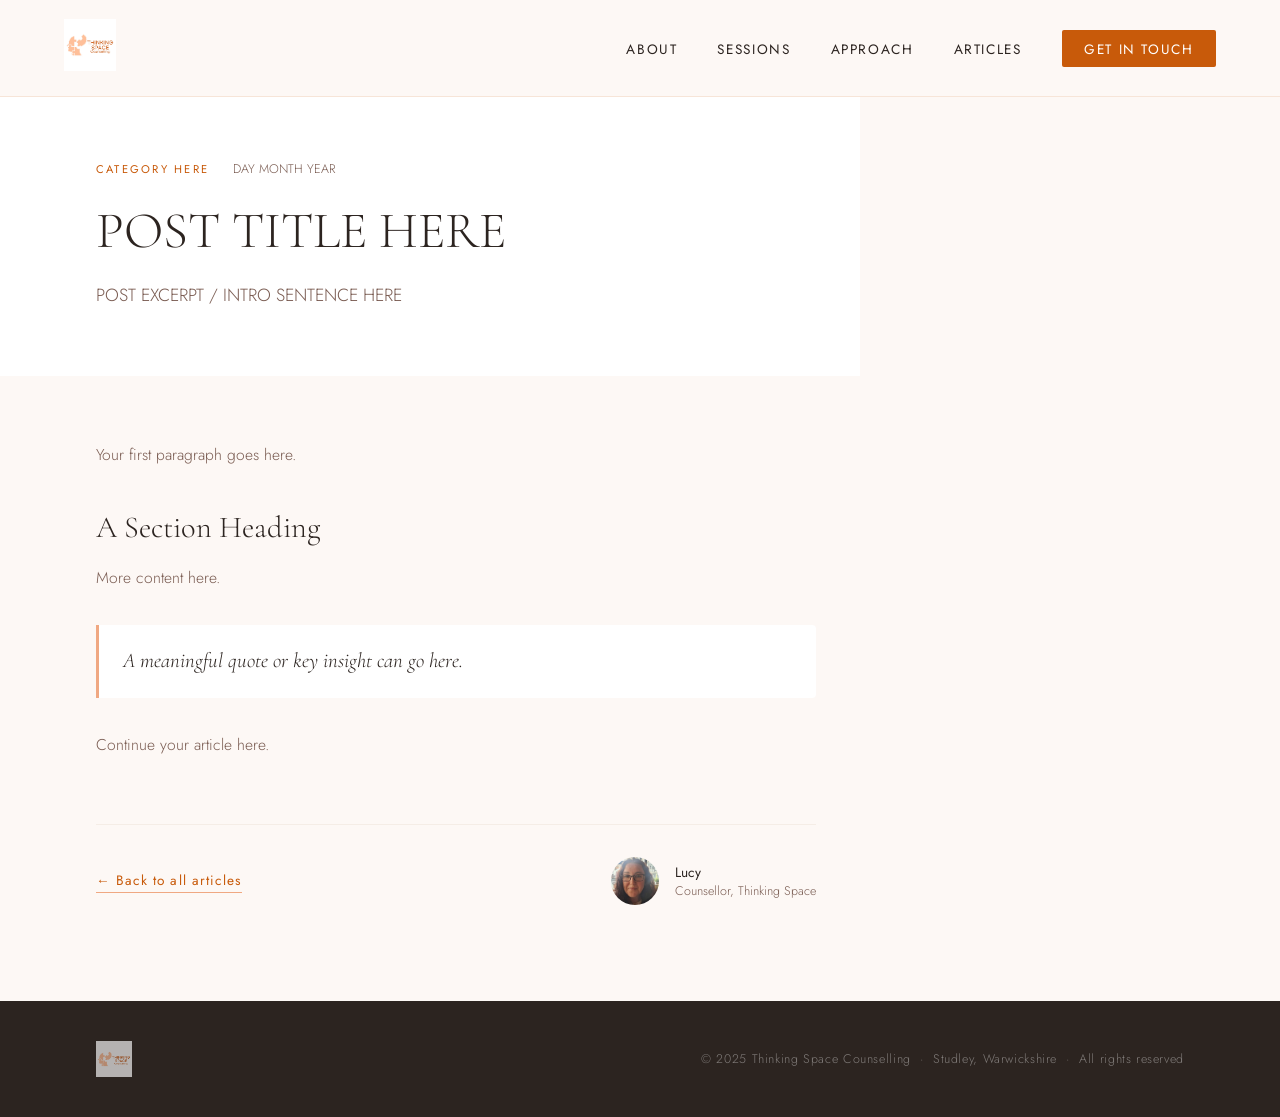
<file: post-template.html>
<!DOCTYPE html>
<html lang="en">
<head>
  <meta charset="UTF-8" />
  <meta name="viewport" content="width=device-width, initial-scale=1.0"/>
  <!-- EDIT: Update title and description for each post -->
  <title>POST TITLE HERE | Thinking Space Counselling</title>
  <meta name="description" content="POST EXCERPT HERE" />
  <link href="https://fonts.googleapis.com/css2?family=Cormorant+Garamond:ital,wght@0,300;0,400;0,600;1,300;1,400&family=Jost:wght@300;400;500&display=swap" rel="stylesheet"/>
  <link rel="stylesheet" href="../styles.css"/>
  <style>
    .post-hero {
      padding: 10rem 6rem 4rem;
      background: var(--white);
      max-width: 860px;
    }
    .post-meta {
      display: flex;
      gap: 1.5rem;
      align-items: center;
      margin-bottom: 1.5rem;
    }
    .post-category {
      font-size: 0.7rem;
      letter-spacing: 0.2em;
      text-transform: uppercase;
      color: var(--burnt);
    }
    .post-date {
      font-size: 0.78rem;
      font-weight: 300;
      color: var(--mid);
    }
    .post-title {
      font-family: 'Cormorant Garamond', serif;
      font-size: clamp(2.2rem, 4vw, 3.4rem);
      font-weight: 300;
      line-height: 1.15;
      color: var(--charcoal);
      margin-bottom: 1.2rem;
    }
    .post-title em { font-style: italic; color: var(--burnt); }
    .post-excerpt {
      font-size: 1.1rem;
      font-weight: 300;
      line-height: 1.8;
      color: var(--mid);
    }
    .post-body {
      padding: 4rem 6rem 6rem;
      background: var(--cream);
    }
    .post-content {
      max-width: 720px;
    }
    .post-content h2 {
      font-family: 'Cormorant Garamond', serif;
      font-size: 1.9rem;
      font-weight: 300;
      color: var(--charcoal);
      margin: 2.5rem 0 1rem;
      line-height: 1.2;
    }
    .post-content h3 {
      font-family: 'Cormorant Garamond', serif;
      font-size: 1.4rem;
      font-weight: 400;
      color: var(--charcoal);
      margin: 2rem 0 0.8rem;
    }
    .post-content p {
      font-size: 0.98rem;
      font-weight: 300;
      line-height: 1.95;
      color: var(--mid);
      margin-bottom: 1.4rem;
    }
    .post-content blockquote {
      border-left: 3px solid var(--peach);
      padding: 1rem 1.5rem;
      margin: 2rem 0;
      background: var(--white);
      border-radius: 0 4px 4px 0;
    }
    .post-content blockquote p {
      font-family: 'Cormorant Garamond', serif;
      font-size: 1.3rem;
      font-style: italic;
      color: var(--charcoal);
      margin: 0;
    }
    .post-content ul, .post-content ol {
      padding-left: 1.5rem;
      margin-bottom: 1.4rem;
    }
    .post-content li {
      font-size: 0.98rem;
      font-weight: 300;
      line-height: 1.9;
      color: var(--mid);
      margin-bottom: 0.4rem;
    }
    .post-footer {
      margin-top: 4rem;
      padding-top: 2rem;
      border-top: 1px solid var(--sand);
      display: flex;
      align-items: center;
      justify-content: space-between;
    }
    .post-footer a {
      color: var(--burnt);
      text-decoration: none;
      font-size: 0.85rem;
      letter-spacing: 0.08em;
      border-bottom: 1px solid var(--peach);
      padding-bottom: 2px;
    }
    .post-footer a:hover { border-color: var(--burnt); }
    .post-author {
      display: flex;
      align-items: center;
      gap: 1rem;
    }
    .post-author img {
      width: 48px;
      height: 48px;
      border-radius: 50%;
      object-fit: cover;
      object-position: center top;
    }
    .post-author-name {
      font-size: 0.85rem;
      font-weight: 400;
      color: var(--charcoal);
    }
    .post-author-title {
      font-size: 0.78rem;
      font-weight: 300;
      color: var(--mid);
    }
    @media (max-width: 900px) {
      .post-hero { padding: 8rem 2rem 3rem; }
      .post-body { padding: 3rem 2rem 4rem; }
    }
  </style>
</head>
<body>

  <!-- NAV -->
  <nav>
    <div class="nav-logo">
      <a href="../index.html"><img src="../1000551404.jpg" alt="Thinking Space Counselling" /></a>
    </div>
    <ul class="nav-links">
      <li><a href="../index.html#about">About</a></li>
      <li><a href="../index.html#sessions">Sessions</a></li>
      <li><a href="../index.html#approach">Approach</a></li>
      <li><a href="../blog.html">Articles</a></li>
      <li><a href="../index.html#contact" class="nav-cta">Get in Touch</a></li>
    </ul>
  </nav>

  <!-- POST HEADER -->
  <div class="post-hero">
    <!-- EDIT: Update category, date and title -->
    <div class="post-meta">
      <span class="post-category">CATEGORY HERE</span>
      <span class="post-date">DAY MONTH YEAR</span>
    </div>
    <h1 class="post-title">POST TITLE HERE</h1>
    <p class="post-excerpt">POST EXCERPT / INTRO SENTENCE HERE</p>
  </div>

  <!-- POST BODY -->
  <div class="post-body">
    <div class="post-content">

      <!-- =====================================================
           PASTE YOUR ARTICLE CONTENT BELOW THIS LINE
           Use <p> for paragraphs
           Use <h2> for main section headings
           Use <h3> for sub headings
           Use <blockquote><p>...</p></blockquote> for quotes
           Use <ul><li>...</li></ul> for bullet lists
           ===================================================== -->

      <p>Your first paragraph goes here.</p>

      <h2>A Section Heading</h2>

      <p>More content here.</p>

      <blockquote>
        <p>A meaningful quote or key insight can go here.</p>
      </blockquote>

      <p>Continue your article here.</p>

      <!-- =====================================================
           PASTE YOUR ARTICLE CONTENT ABOVE THIS LINE
           ===================================================== -->

      <div class="post-footer">
        <a href="../blog.html">← Back to all articles</a>
        <div class="post-author">
          <img src="../lucy.jpg" alt="Lucy" />
          <div>
            <div class="post-author-name">Lucy</div>
            <div class="post-author-title">Counsellor, Thinking Space</div>
          </div>
        </div>
      </div>

    </div>
  </div>

  <!-- FOOTER -->
  <footer>
    <img src="../1000551404.jpg" alt="Thinking Space Counselling" />
    <p>© 2025 Thinking Space Counselling &nbsp;·&nbsp; Studley, Warwickshire &nbsp;·&nbsp; All rights reserved</p>
  </footer>

</body>
</html>
</file>
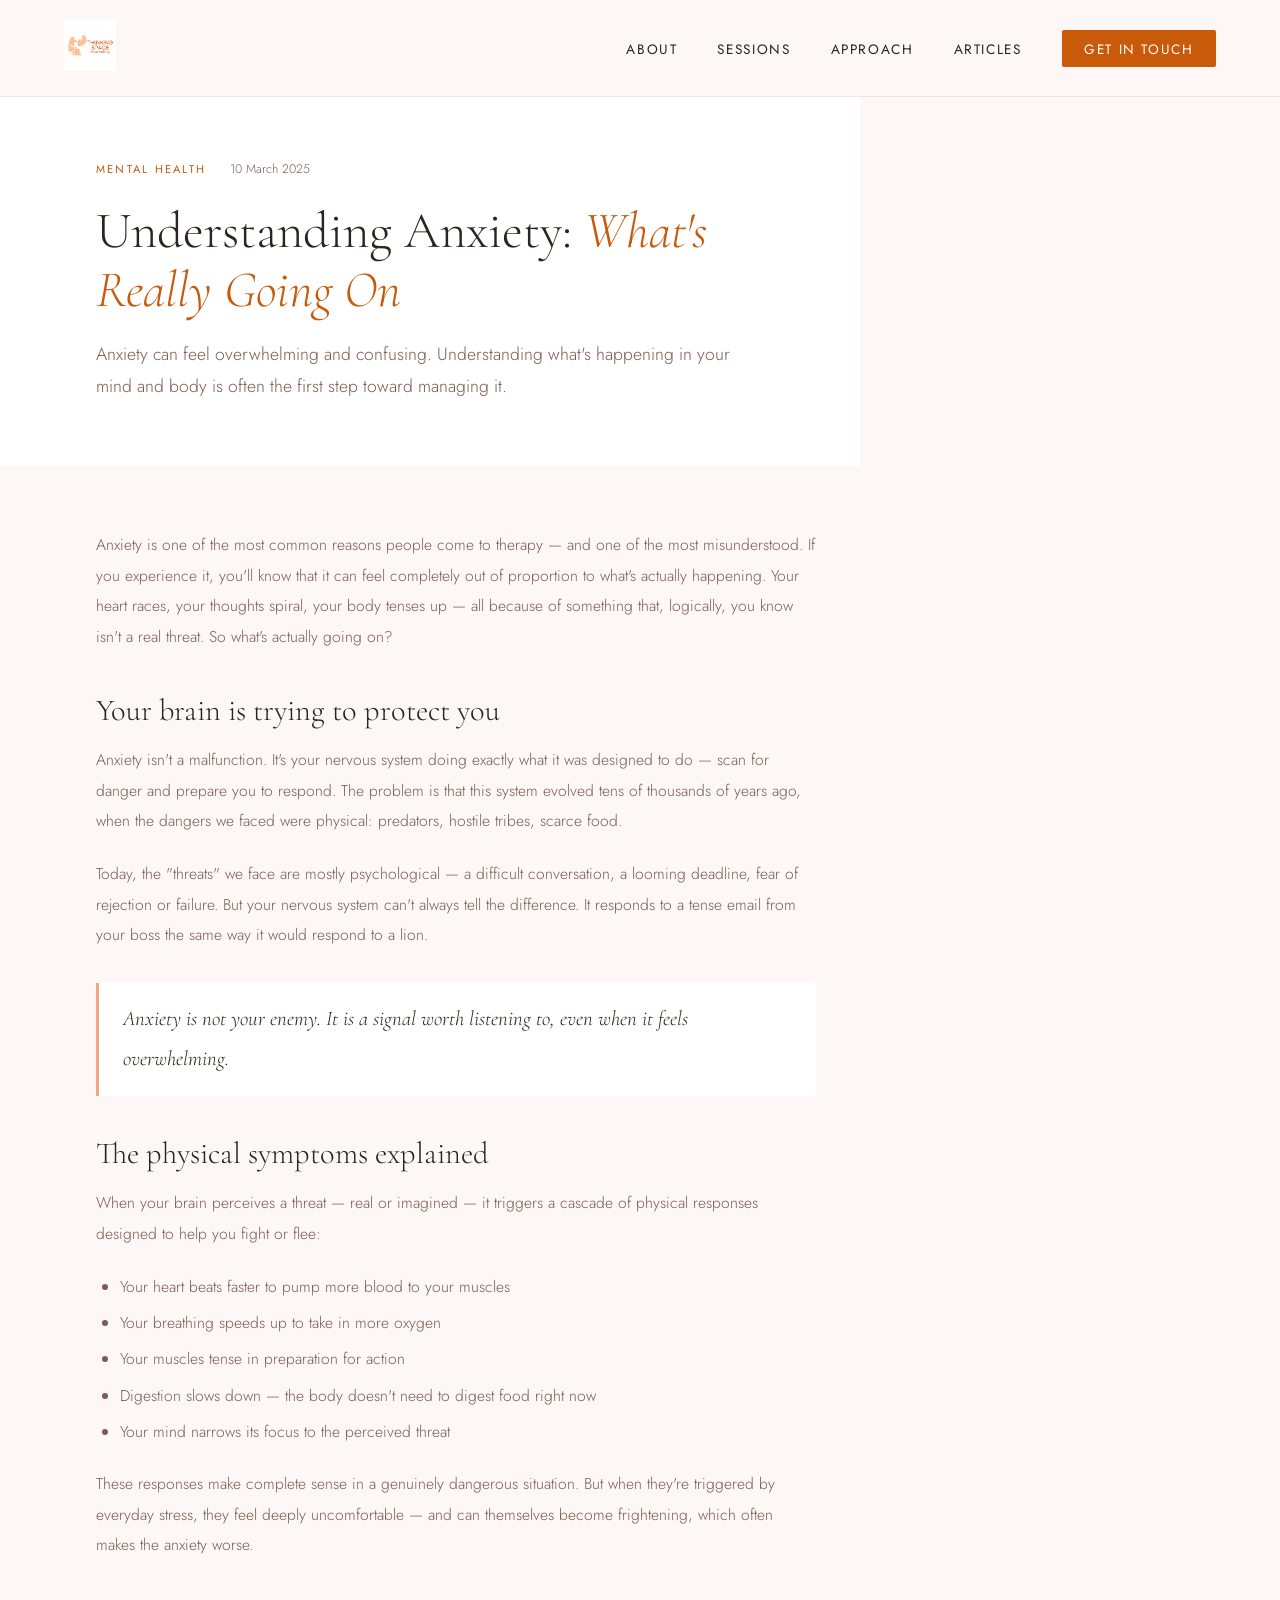
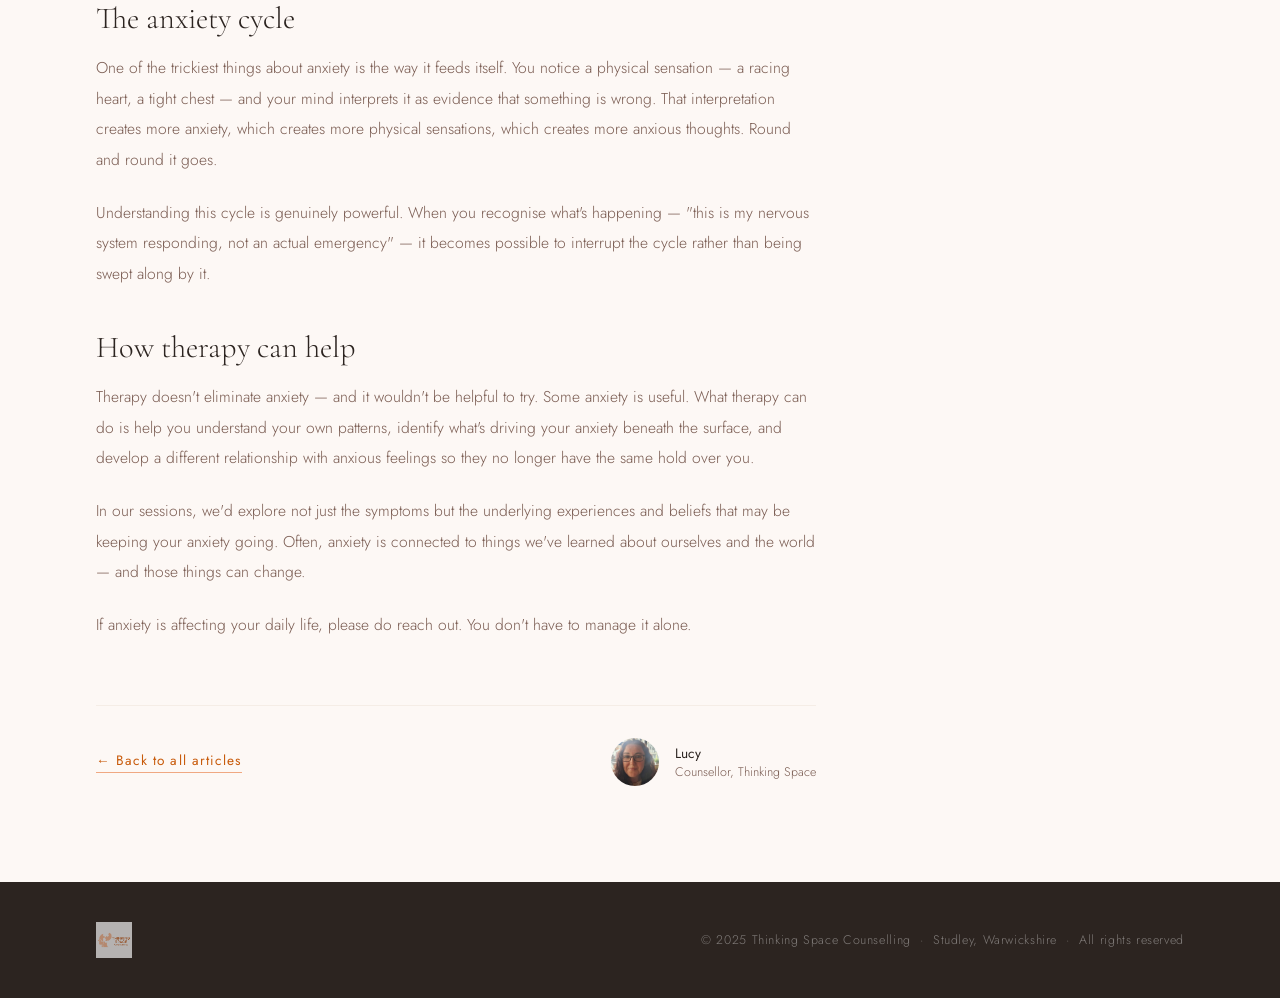
<file: understanding-anxiety.html>
<!DOCTYPE html>
<html lang="en">
<head>
  <meta charset="UTF-8" />
  <meta name="viewport" content="width=device-width, initial-scale=1.0"/>
  <title>Understanding Anxiety: What's Really Going On | Thinking Space Counselling</title>
  <meta name="description" content="Anxiety can feel overwhelming and confusing. Understanding what's happening in your mind and body is often the first step toward managing it." />
  <link href="https://fonts.googleapis.com/css2?family=Cormorant+Garamond:ital,wght@0,300;0,400;0,600;1,300;1,400&family=Jost:wght@300;400;500&display=swap" rel="stylesheet"/>
  <link rel="stylesheet" href="../styles.css"/>
  <style>
    .post-hero { padding: 10rem 6rem 4rem; background: var(--white); max-width: 860px; }
    .post-meta { display: flex; gap: 1.5rem; align-items: center; margin-bottom: 1.5rem; }
    .post-category { font-size: 0.7rem; letter-spacing: 0.2em; text-transform: uppercase; color: var(--burnt); }
    .post-date { font-size: 0.78rem; font-weight: 300; color: var(--mid); }
    .post-title { font-family: 'Cormorant Garamond', serif; font-size: clamp(2.2rem, 4vw, 3.4rem); font-weight: 300; line-height: 1.15; color: var(--charcoal); margin-bottom: 1.2rem; }
    .post-title em { font-style: italic; color: var(--burnt); }
    .post-excerpt { font-size: 1.1rem; font-weight: 300; line-height: 1.8; color: var(--mid); }
    .post-body { padding: 4rem 6rem 6rem; background: var(--cream); }
    .post-content { max-width: 720px; }
    .post-content h2 { font-family: 'Cormorant Garamond', serif; font-size: 1.9rem; font-weight: 300; color: var(--charcoal); margin: 2.5rem 0 1rem; line-height: 1.2; }
    .post-content h3 { font-family: 'Cormorant Garamond', serif; font-size: 1.4rem; font-weight: 400; color: var(--charcoal); margin: 2rem 0 0.8rem; }
    .post-content p { font-size: 0.98rem; font-weight: 300; line-height: 1.95; color: var(--mid); margin-bottom: 1.4rem; }
    .post-content blockquote { border-left: 3px solid var(--peach); padding: 1rem 1.5rem; margin: 2rem 0; background: var(--white); border-radius: 0 4px 4px 0; }
    .post-content blockquote p { font-family: 'Cormorant Garamond', serif; font-size: 1.3rem; font-style: italic; color: var(--charcoal); margin: 0; }
    .post-content ul { padding-left: 1.5rem; margin-bottom: 1.4rem; }
    .post-content li { font-size: 0.98rem; font-weight: 300; line-height: 1.9; color: var(--mid); margin-bottom: 0.4rem; }
    .post-footer { margin-top: 4rem; padding-top: 2rem; border-top: 1px solid var(--sand); display: flex; align-items: center; justify-content: space-between; }
    .post-footer a { color: var(--burnt); text-decoration: none; font-size: 0.85rem; letter-spacing: 0.08em; border-bottom: 1px solid var(--peach); padding-bottom: 2px; }
    .post-footer a:hover { border-color: var(--burnt); }
    .post-author { display: flex; align-items: center; gap: 1rem; }
    .post-author img { width: 48px; height: 48px; border-radius: 50%; object-fit: cover; object-position: center top; }
    .post-author-name { font-size: 0.85rem; font-weight: 400; color: var(--charcoal); }
    .post-author-title { font-size: 0.78rem; font-weight: 300; color: var(--mid); }
    @media (max-width: 900px) {
      .post-hero { padding: 8rem 2rem 3rem; }
      .post-body { padding: 3rem 2rem 4rem; }
    }
  </style>
</head>
<body>

  <nav>
    <div class="nav-logo">
      <a href="../index.html"><img src="../1000551404.jpg" alt="Thinking Space Counselling" /></a>
    </div>
    <ul class="nav-links">
      <li><a href="../index.html#about">About</a></li>
      <li><a href="../index.html#sessions">Sessions</a></li>
      <li><a href="../index.html#approach">Approach</a></li>
      <li><a href="../blog.html">Articles</a></li>
      <li><a href="../index.html#contact" class="nav-cta">Get in Touch</a></li>
    </ul>
  </nav>

  <div class="post-hero">
    <div class="post-meta">
      <span class="post-category">Mental Health</span>
      <span class="post-date">10 March 2025</span>
    </div>
    <h1 class="post-title">Understanding Anxiety: <em>What's Really Going On</em></h1>
    <p class="post-excerpt">Anxiety can feel overwhelming and confusing. Understanding what's happening in your mind and body is often the first step toward managing it.</p>
  </div>

  <div class="post-body">
    <div class="post-content">

      <p>Anxiety is one of the most common reasons people come to therapy — and one of the most misunderstood. If you experience it, you'll know that it can feel completely out of proportion to what's actually happening. Your heart races, your thoughts spiral, your body tenses up — all because of something that, logically, you know isn't a real threat. So what's actually going on?</p>

      <h2>Your brain is trying to protect you</h2>

      <p>Anxiety isn't a malfunction. It's your nervous system doing exactly what it was designed to do — scan for danger and prepare you to respond. The problem is that this system evolved tens of thousands of years ago, when the dangers we faced were physical: predators, hostile tribes, scarce food.</p>

      <p>Today, the "threats" we face are mostly psychological — a difficult conversation, a looming deadline, fear of rejection or failure. But your nervous system can't always tell the difference. It responds to a tense email from your boss the same way it would respond to a lion.</p>

      <blockquote>
        <p>Anxiety is not your enemy. It is a signal worth listening to, even when it feels overwhelming.</p>
      </blockquote>

      <h2>The physical symptoms explained</h2>

      <p>When your brain perceives a threat — real or imagined — it triggers a cascade of physical responses designed to help you fight or flee:</p>

      <ul>
        <li>Your heart beats faster to pump more blood to your muscles</li>
        <li>Your breathing speeds up to take in more oxygen</li>
        <li>Your muscles tense in preparation for action</li>
        <li>Digestion slows down — the body doesn't need to digest food right now</li>
        <li>Your mind narrows its focus to the perceived threat</li>
      </ul>

      <p>These responses make complete sense in a genuinely dangerous situation. But when they're triggered by everyday stress, they feel deeply uncomfortable — and can themselves become frightening, which often makes the anxiety worse.</p>

      <h2>The anxiety cycle</h2>

      <p>One of the trickiest things about anxiety is the way it feeds itself. You notice a physical sensation — a racing heart, a tight chest — and your mind interprets it as evidence that something is wrong. That interpretation creates more anxiety, which creates more physical sensations, which creates more anxious thoughts. Round and round it goes.</p>

      <p>Understanding this cycle is genuinely powerful. When you recognise what's happening — "this is my nervous system responding, not an actual emergency" — it becomes possible to interrupt the cycle rather than being swept along by it.</p>

      <h2>How therapy can help</h2>

      <p>Therapy doesn't eliminate anxiety — and it wouldn't be helpful to try. Some anxiety is useful. What therapy can do is help you understand your own patterns, identify what's driving your anxiety beneath the surface, and develop a different relationship with anxious feelings so they no longer have the same hold over you.</p>

      <p>In our sessions, we'd explore not just the symptoms but the underlying experiences and beliefs that may be keeping your anxiety going. Often, anxiety is connected to things we've learned about ourselves and the world — and those things can change.</p>

      <p>If anxiety is affecting your daily life, please do reach out. You don't have to manage it alone.</p>

      <div class="post-footer">
        <a href="../blog.html">← Back to all articles</a>
        <div class="post-author">
          <img src="../lucy.jpg" alt="Lucy" />
          <div>
            <div class="post-author-name">Lucy</div>
            <div class="post-author-title">Counsellor, Thinking Space</div>
          </div>
        </div>
      </div>

    </div>
  </div>

  <footer>
    <img src="../1000551404.jpg" alt="Thinking Space Counselling" />
    <p>© 2025 Thinking Space Counselling &nbsp;·&nbsp; Studley, Warwickshire &nbsp;·&nbsp; All rights reserved</p>
  </footer>

</body>
</html>
</file>
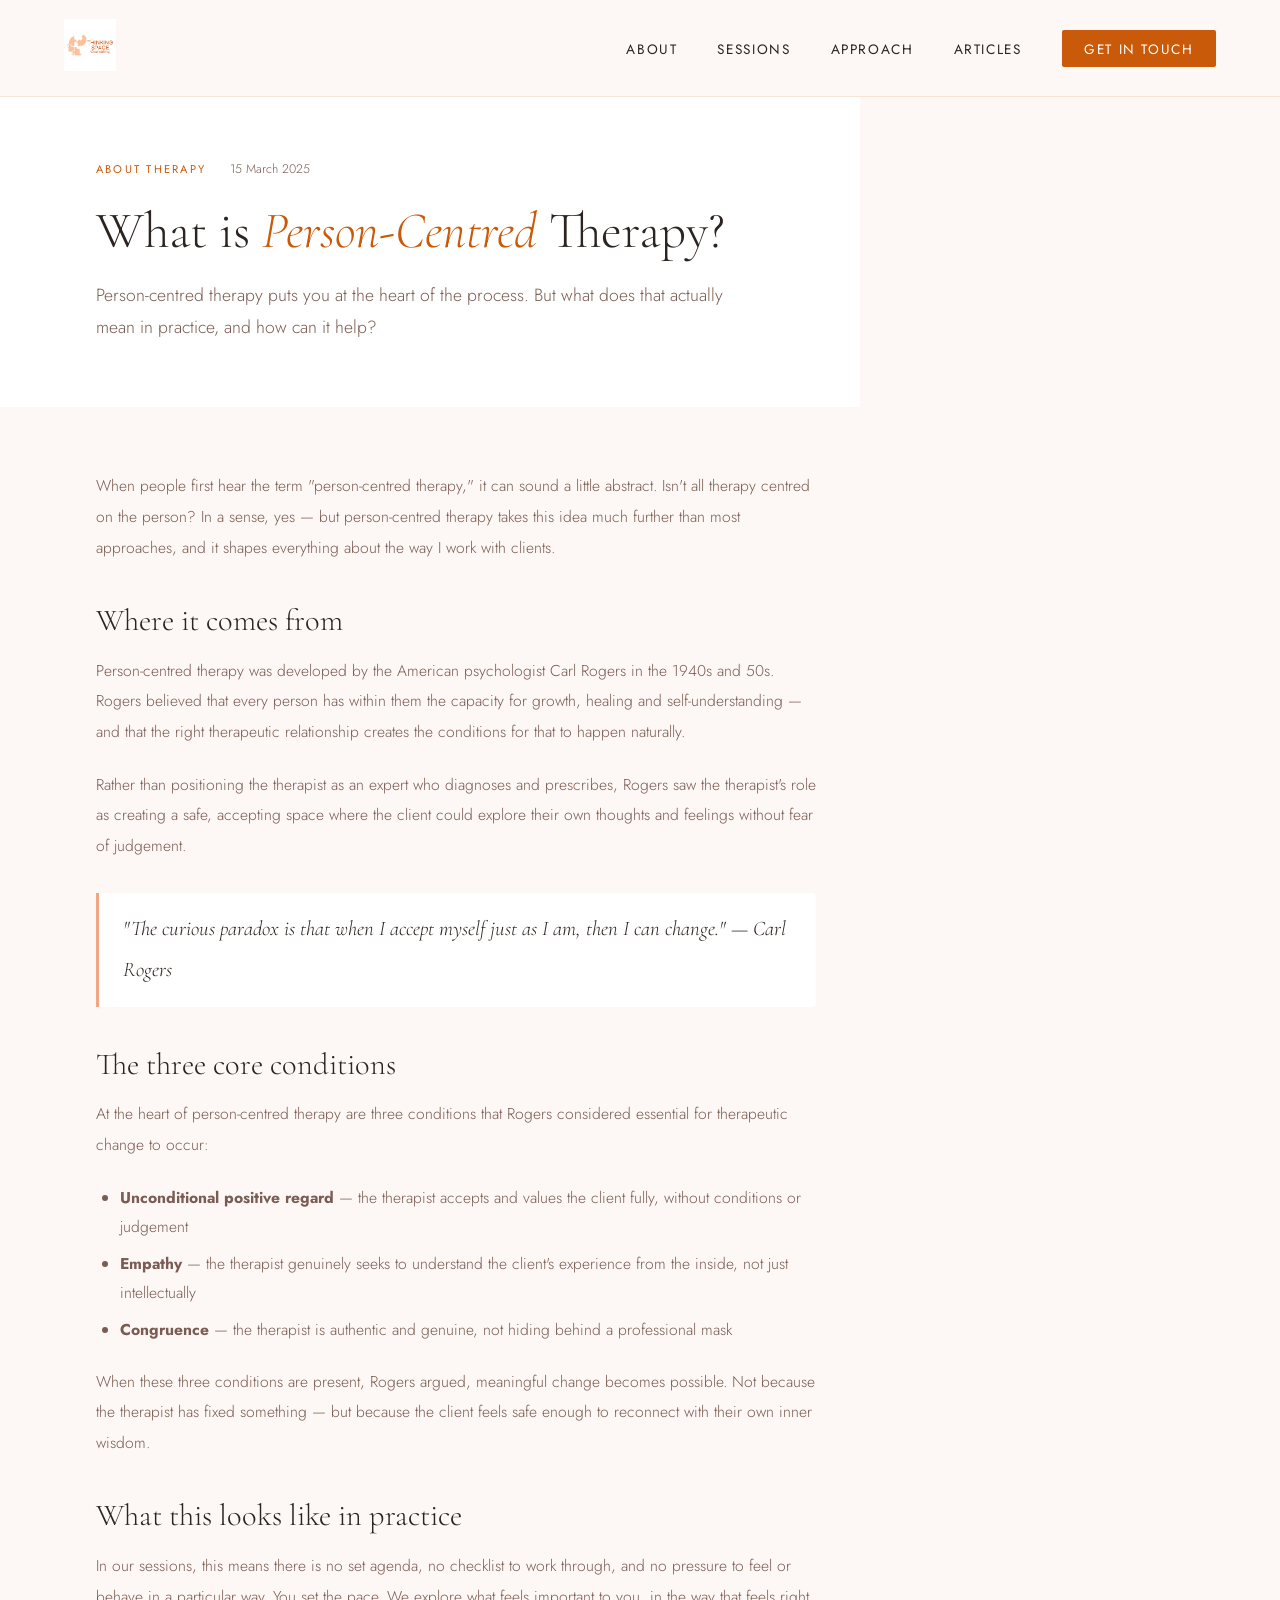
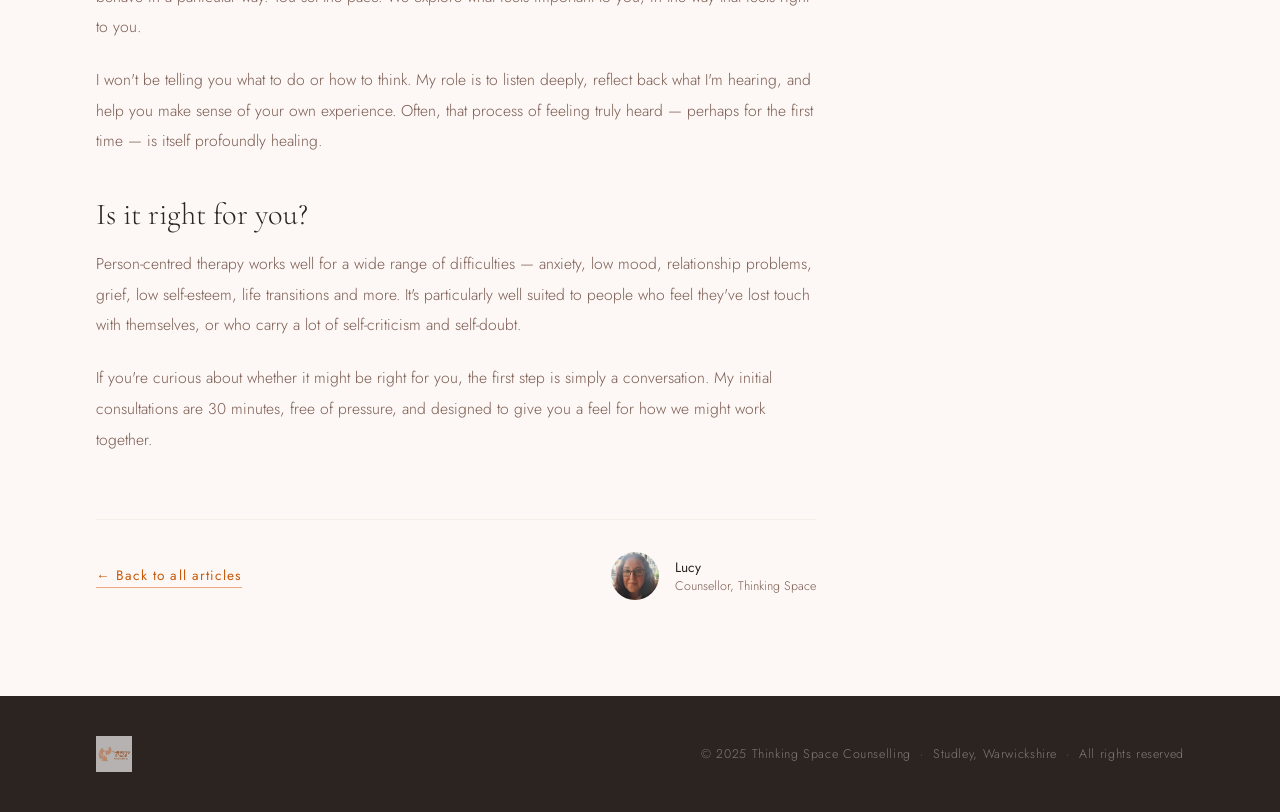
<file: what-is-person-centred-therapy.html>
<!DOCTYPE html>
<html lang="en">
<head>
  <meta charset="UTF-8" />
  <meta name="viewport" content="width=device-width, initial-scale=1.0"/>
  <title>What is Person-Centred Therapy? | Thinking Space Counselling</title>
  <meta name="description" content="Person-centred therapy puts you at the heart of the process. But what does that actually mean in practice, and how can it help?" />
  <link href="https://fonts.googleapis.com/css2?family=Cormorant+Garamond:ital,wght@0,300;0,400;0,600;1,300;1,400&family=Jost:wght@300;400;500&display=swap" rel="stylesheet"/>
  <link rel="stylesheet" href="../styles.css"/>
  <style>
    .post-hero {
      padding: 10rem 6rem 4rem;
      background: var(--white);
      max-width: 860px;
    }
    .post-meta { display: flex; gap: 1.5rem; align-items: center; margin-bottom: 1.5rem; }
    .post-category { font-size: 0.7rem; letter-spacing: 0.2em; text-transform: uppercase; color: var(--burnt); }
    .post-date { font-size: 0.78rem; font-weight: 300; color: var(--mid); }
    .post-title { font-family: 'Cormorant Garamond', serif; font-size: clamp(2.2rem, 4vw, 3.4rem); font-weight: 300; line-height: 1.15; color: var(--charcoal); margin-bottom: 1.2rem; }
    .post-title em { font-style: italic; color: var(--burnt); }
    .post-excerpt { font-size: 1.1rem; font-weight: 300; line-height: 1.8; color: var(--mid); }
    .post-body { padding: 4rem 6rem 6rem; background: var(--cream); }
    .post-content { max-width: 720px; }
    .post-content h2 { font-family: 'Cormorant Garamond', serif; font-size: 1.9rem; font-weight: 300; color: var(--charcoal); margin: 2.5rem 0 1rem; line-height: 1.2; }
    .post-content h3 { font-family: 'Cormorant Garamond', serif; font-size: 1.4rem; font-weight: 400; color: var(--charcoal); margin: 2rem 0 0.8rem; }
    .post-content p { font-size: 0.98rem; font-weight: 300; line-height: 1.95; color: var(--mid); margin-bottom: 1.4rem; }
    .post-content blockquote { border-left: 3px solid var(--peach); padding: 1rem 1.5rem; margin: 2rem 0; background: var(--white); border-radius: 0 4px 4px 0; }
    .post-content blockquote p { font-family: 'Cormorant Garamond', serif; font-size: 1.3rem; font-style: italic; color: var(--charcoal); margin: 0; }
    .post-content ul { padding-left: 1.5rem; margin-bottom: 1.4rem; }
    .post-content li { font-size: 0.98rem; font-weight: 300; line-height: 1.9; color: var(--mid); margin-bottom: 0.4rem; }
    .post-footer { margin-top: 4rem; padding-top: 2rem; border-top: 1px solid var(--sand); display: flex; align-items: center; justify-content: space-between; }
    .post-footer a { color: var(--burnt); text-decoration: none; font-size: 0.85rem; letter-spacing: 0.08em; border-bottom: 1px solid var(--peach); padding-bottom: 2px; }
    .post-footer a:hover { border-color: var(--burnt); }
    .post-author { display: flex; align-items: center; gap: 1rem; }
    .post-author img { width: 48px; height: 48px; border-radius: 50%; object-fit: cover; object-position: center top; }
    .post-author-name { font-size: 0.85rem; font-weight: 400; color: var(--charcoal); }
    .post-author-title { font-size: 0.78rem; font-weight: 300; color: var(--mid); }
    @media (max-width: 900px) {
      .post-hero { padding: 8rem 2rem 3rem; }
      .post-body { padding: 3rem 2rem 4rem; }
    }
  </style>
</head>
<body>

  <nav>
    <div class="nav-logo">
      <a href="../index.html"><img src="../1000551404.jpg" alt="Thinking Space Counselling" /></a>
    </div>
    <ul class="nav-links">
      <li><a href="../index.html#about">About</a></li>
      <li><a href="../index.html#sessions">Sessions</a></li>
      <li><a href="../index.html#approach">Approach</a></li>
      <li><a href="../blog.html">Articles</a></li>
      <li><a href="../index.html#contact" class="nav-cta">Get in Touch</a></li>
    </ul>
  </nav>

  <div class="post-hero">
    <div class="post-meta">
      <span class="post-category">About Therapy</span>
      <span class="post-date">15 March 2025</span>
    </div>
    <h1 class="post-title">What is <em>Person-Centred</em> Therapy?</h1>
    <p class="post-excerpt">Person-centred therapy puts you at the heart of the process. But what does that actually mean in practice, and how can it help?</p>
  </div>

  <div class="post-body">
    <div class="post-content">

      <p>When people first hear the term "person-centred therapy," it can sound a little abstract. Isn't all therapy centred on the person? In a sense, yes — but person-centred therapy takes this idea much further than most approaches, and it shapes everything about the way I work with clients.</p>

      <h2>Where it comes from</h2>

      <p>Person-centred therapy was developed by the American psychologist Carl Rogers in the 1940s and 50s. Rogers believed that every person has within them the capacity for growth, healing and self-understanding — and that the right therapeutic relationship creates the conditions for that to happen naturally.</p>

      <p>Rather than positioning the therapist as an expert who diagnoses and prescribes, Rogers saw the therapist's role as creating a safe, accepting space where the client could explore their own thoughts and feelings without fear of judgement.</p>

      <blockquote>
        <p>"The curious paradox is that when I accept myself just as I am, then I can change." — Carl Rogers</p>
      </blockquote>

      <h2>The three core conditions</h2>

      <p>At the heart of person-centred therapy are three conditions that Rogers considered essential for therapeutic change to occur:</p>

      <ul>
        <li><strong>Unconditional positive regard</strong> — the therapist accepts and values the client fully, without conditions or judgement</li>
        <li><strong>Empathy</strong> — the therapist genuinely seeks to understand the client's experience from the inside, not just intellectually</li>
        <li><strong>Congruence</strong> — the therapist is authentic and genuine, not hiding behind a professional mask</li>
      </ul>

      <p>When these three conditions are present, Rogers argued, meaningful change becomes possible. Not because the therapist has fixed something — but because the client feels safe enough to reconnect with their own inner wisdom.</p>

      <h2>What this looks like in practice</h2>

      <p>In our sessions, this means there is no set agenda, no checklist to work through, and no pressure to feel or behave in a particular way. You set the pace. We explore what feels important to you, in the way that feels right to you.</p>

      <p>I won't be telling you what to do or how to think. My role is to listen deeply, reflect back what I'm hearing, and help you make sense of your own experience. Often, that process of feeling truly heard — perhaps for the first time — is itself profoundly healing.</p>

      <h2>Is it right for you?</h2>

      <p>Person-centred therapy works well for a wide range of difficulties — anxiety, low mood, relationship problems, grief, low self-esteem, life transitions and more. It's particularly well suited to people who feel they've lost touch with themselves, or who carry a lot of self-criticism and self-doubt.</p>

      <p>If you're curious about whether it might be right for you, the first step is simply a conversation. My initial consultations are 30 minutes, free of pressure, and designed to give you a feel for how we might work together.</p>

      <div class="post-footer">
        <a href="../blog.html">← Back to all articles</a>
        <div class="post-author">
          <img src="../lucy.jpg" alt="Lucy" />
          <div>
            <div class="post-author-name">Lucy</div>
            <div class="post-author-title">Counsellor, Thinking Space</div>
          </div>
        </div>
      </div>

    </div>
  </div>

  <footer>
    <img src="../1000551404.jpg" alt="Thinking Space Counselling" />
    <p>© 2025 Thinking Space Counselling &nbsp;·&nbsp; Studley, Warwickshire &nbsp;·&nbsp; All rights reserved</p>
  </footer>

</body>
</html>
</file>
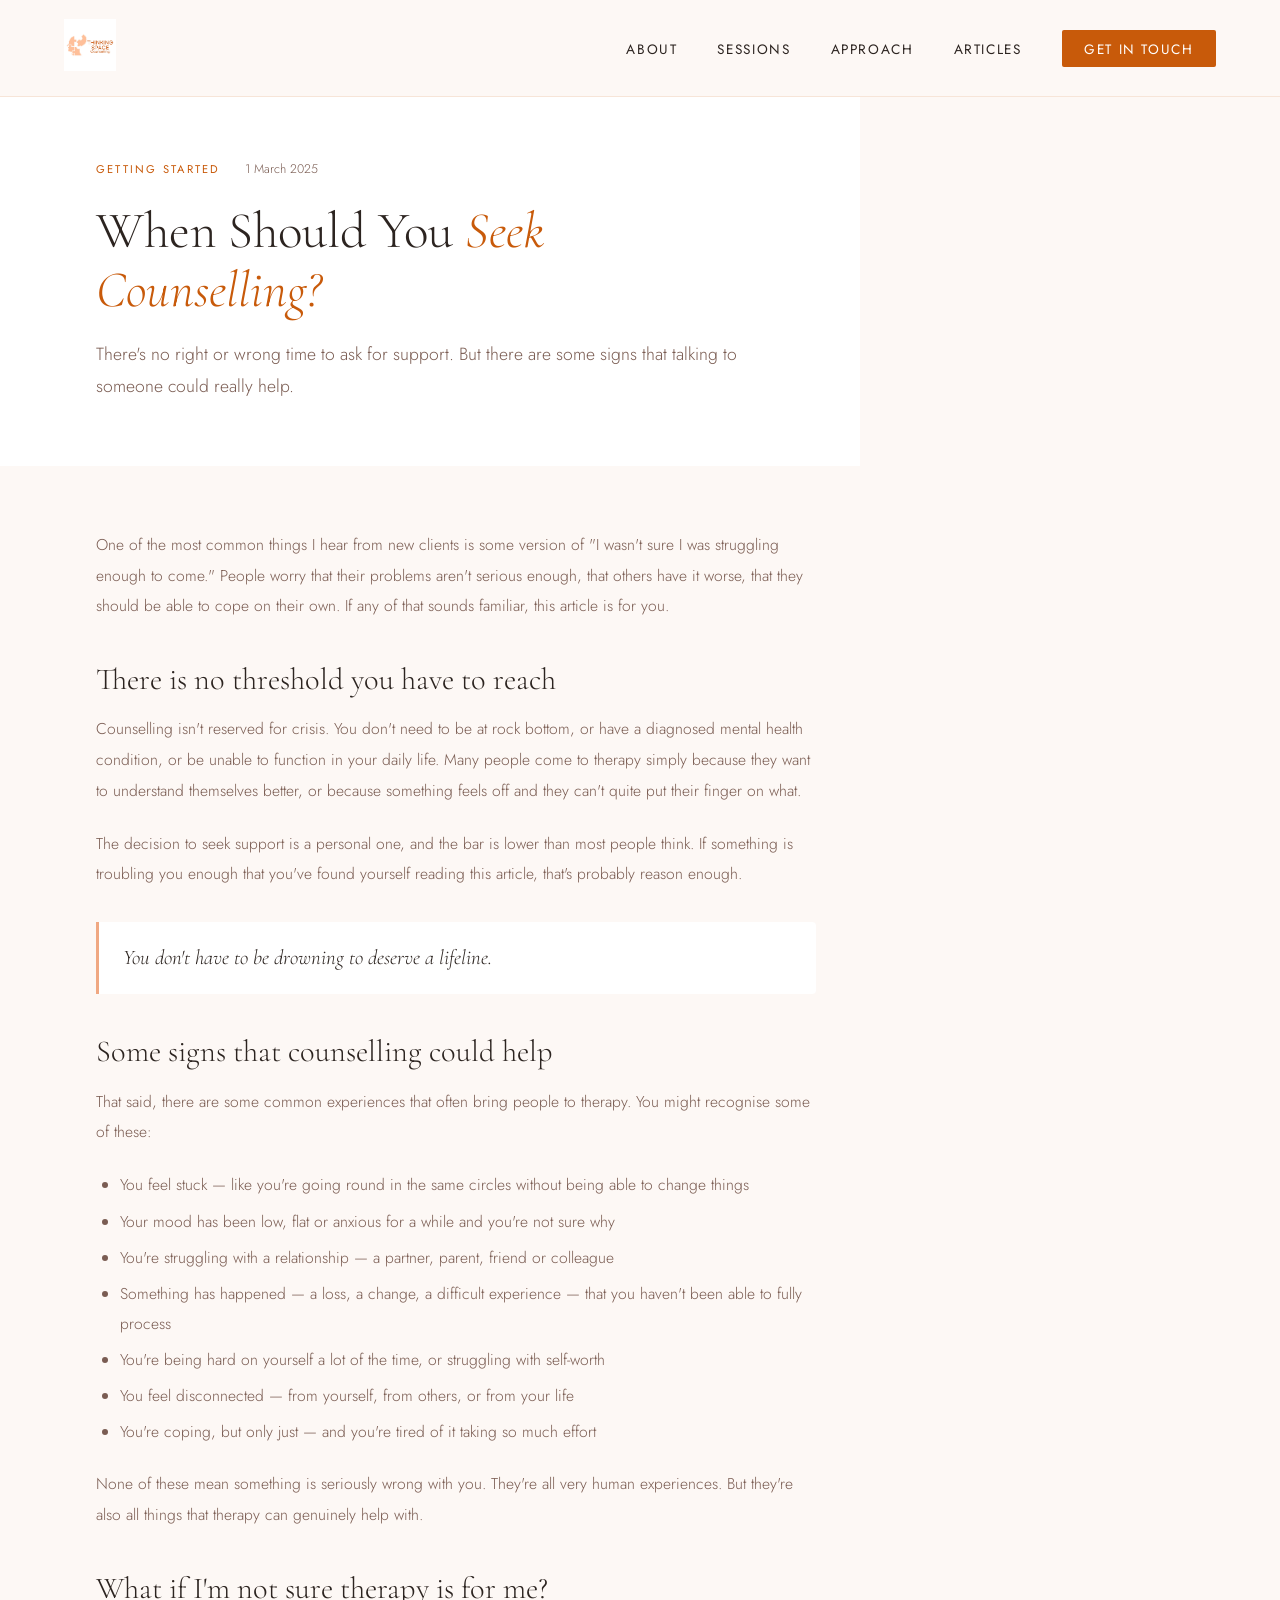
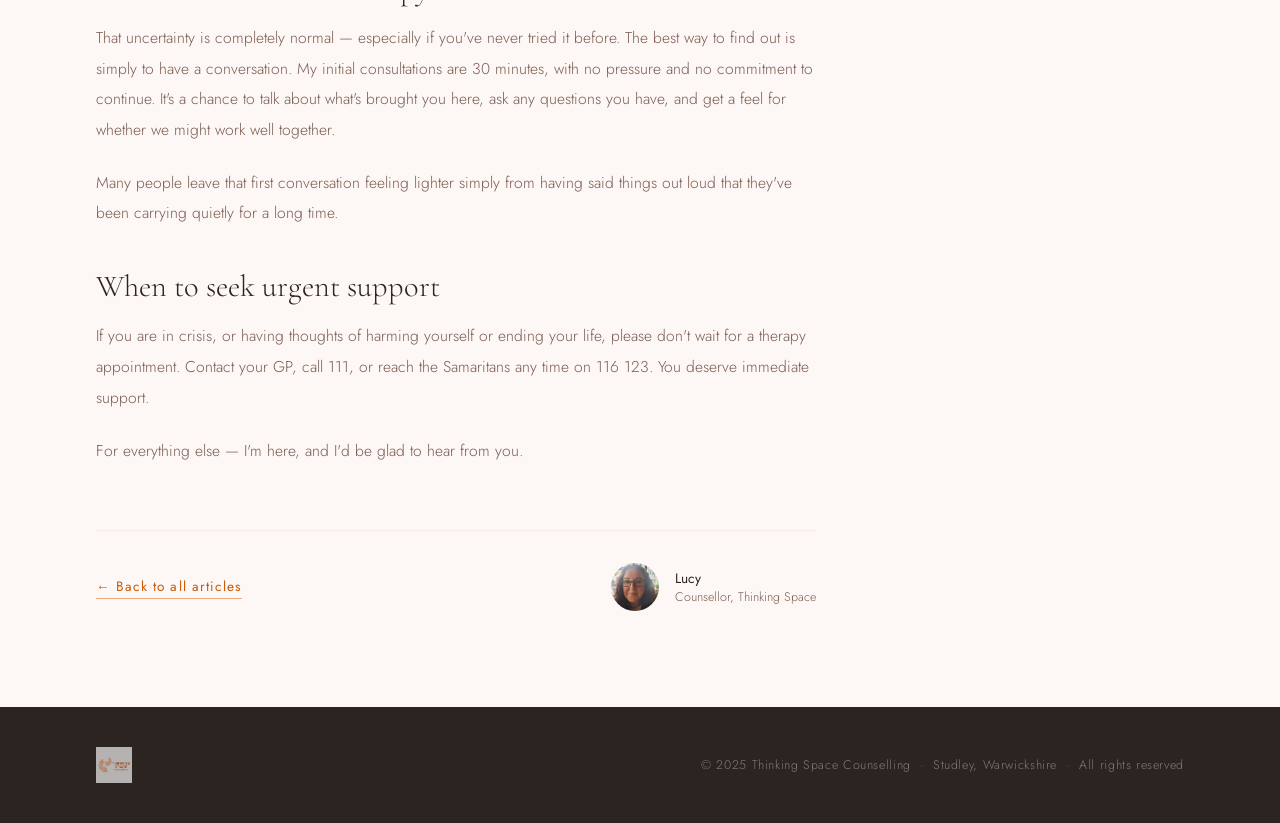
<file: when-to-seek-counselling.html>
<!DOCTYPE html>
<html lang="en">
<head>
  <meta charset="UTF-8" />
  <meta name="viewport" content="width=device-width, initial-scale=1.0"/>
  <title>When Should You Seek Counselling? | Thinking Space Counselling</title>
  <meta name="description" content="There's no right or wrong time to ask for support. But there are some signs that talking to someone could really help." />
  <link href="https://fonts.googleapis.com/css2?family=Cormorant+Garamond:ital,wght@0,300;0,400;0,600;1,300;1,400&family=Jost:wght@300;400;500&display=swap" rel="stylesheet"/>
  <link rel="stylesheet" href="../styles.css"/>
  <style>
    .post-hero { padding: 10rem 6rem 4rem; background: var(--white); max-width: 860px; }
    .post-meta { display: flex; gap: 1.5rem; align-items: center; margin-bottom: 1.5rem; }
    .post-category { font-size: 0.7rem; letter-spacing: 0.2em; text-transform: uppercase; color: var(--burnt); }
    .post-date { font-size: 0.78rem; font-weight: 300; color: var(--mid); }
    .post-title { font-family: 'Cormorant Garamond', serif; font-size: clamp(2.2rem, 4vw, 3.4rem); font-weight: 300; line-height: 1.15; color: var(--charcoal); margin-bottom: 1.2rem; }
    .post-title em { font-style: italic; color: var(--burnt); }
    .post-excerpt { font-size: 1.1rem; font-weight: 300; line-height: 1.8; color: var(--mid); }
    .post-body { padding: 4rem 6rem 6rem; background: var(--cream); }
    .post-content { max-width: 720px; }
    .post-content h2 { font-family: 'Cormorant Garamond', serif; font-size: 1.9rem; font-weight: 300; color: var(--charcoal); margin: 2.5rem 0 1rem; line-height: 1.2; }
    .post-content h3 { font-family: 'Cormorant Garamond', serif; font-size: 1.4rem; font-weight: 400; color: var(--charcoal); margin: 2rem 0 0.8rem; }
    .post-content p { font-size: 0.98rem; font-weight: 300; line-height: 1.95; color: var(--mid); margin-bottom: 1.4rem; }
    .post-content blockquote { border-left: 3px solid var(--peach); padding: 1rem 1.5rem; margin: 2rem 0; background: var(--white); border-radius: 0 4px 4px 0; }
    .post-content blockquote p { font-family: 'Cormorant Garamond', serif; font-size: 1.3rem; font-style: italic; color: var(--charcoal); margin: 0; }
    .post-content ul { padding-left: 1.5rem; margin-bottom: 1.4rem; }
    .post-content li { font-size: 0.98rem; font-weight: 300; line-height: 1.9; color: var(--mid); margin-bottom: 0.4rem; }
    .post-footer { margin-top: 4rem; padding-top: 2rem; border-top: 1px solid var(--sand); display: flex; align-items: center; justify-content: space-between; }
    .post-footer a { color: var(--burnt); text-decoration: none; font-size: 0.85rem; letter-spacing: 0.08em; border-bottom: 1px solid var(--peach); padding-bottom: 2px; }
    .post-footer a:hover { border-color: var(--burnt); }
    .post-author { display: flex; align-items: center; gap: 1rem; }
    .post-author img { width: 48px; height: 48px; border-radius: 50%; object-fit: cover; object-position: center top; }
    .post-author-name { font-size: 0.85rem; font-weight: 400; color: var(--charcoal); }
    .post-author-title { font-size: 0.78rem; font-weight: 300; color: var(--mid); }
    @media (max-width: 900px) {
      .post-hero { padding: 8rem 2rem 3rem; }
      .post-body { padding: 3rem 2rem 4rem; }
    }
  </style>
</head>
<body>

  <nav>
    <div class="nav-logo">
      <a href="../index.html"><img src="../1000551404.jpg" alt="Thinking Space Counselling" /></a>
    </div>
    <ul class="nav-links">
      <li><a href="../index.html#about">About</a></li>
      <li><a href="../index.html#sessions">Sessions</a></li>
      <li><a href="../index.html#approach">Approach</a></li>
      <li><a href="../blog.html">Articles</a></li>
      <li><a href="../index.html#contact" class="nav-cta">Get in Touch</a></li>
    </ul>
  </nav>

  <div class="post-hero">
    <div class="post-meta">
      <span class="post-category">Getting Started</span>
      <span class="post-date">1 March 2025</span>
    </div>
    <h1 class="post-title">When Should You <em>Seek Counselling?</em></h1>
    <p class="post-excerpt">There's no right or wrong time to ask for support. But there are some signs that talking to someone could really help.</p>
  </div>

  <div class="post-body">
    <div class="post-content">

      <p>One of the most common things I hear from new clients is some version of "I wasn't sure I was struggling enough to come." People worry that their problems aren't serious enough, that others have it worse, that they should be able to cope on their own. If any of that sounds familiar, this article is for you.</p>

      <h2>There is no threshold you have to reach</h2>

      <p>Counselling isn't reserved for crisis. You don't need to be at rock bottom, or have a diagnosed mental health condition, or be unable to function in your daily life. Many people come to therapy simply because they want to understand themselves better, or because something feels off and they can't quite put their finger on what.</p>

      <p>The decision to seek support is a personal one, and the bar is lower than most people think. If something is troubling you enough that you've found yourself reading this article, that's probably reason enough.</p>

      <blockquote>
        <p>You don't have to be drowning to deserve a lifeline.</p>
      </blockquote>

      <h2>Some signs that counselling could help</h2>

      <p>That said, there are some common experiences that often bring people to therapy. You might recognise some of these:</p>

      <ul>
        <li>You feel stuck — like you're going round in the same circles without being able to change things</li>
        <li>Your mood has been low, flat or anxious for a while and you're not sure why</li>
        <li>You're struggling with a relationship — a partner, parent, friend or colleague</li>
        <li>Something has happened — a loss, a change, a difficult experience — that you haven't been able to fully process</li>
        <li>You're being hard on yourself a lot of the time, or struggling with self-worth</li>
        <li>You feel disconnected — from yourself, from others, or from your life</li>
        <li>You're coping, but only just — and you're tired of it taking so much effort</li>
      </ul>

      <p>None of these mean something is seriously wrong with you. They're all very human experiences. But they're also all things that therapy can genuinely help with.</p>

      <h2>What if I'm not sure therapy is for me?</h2>

      <p>That uncertainty is completely normal — especially if you've never tried it before. The best way to find out is simply to have a conversation. My initial consultations are 30 minutes, with no pressure and no commitment to continue. It's a chance to talk about what's brought you here, ask any questions you have, and get a feel for whether we might work well together.</p>

      <p>Many people leave that first conversation feeling lighter simply from having said things out loud that they've been carrying quietly for a long time.</p>

      <h2>When to seek urgent support</h2>

      <p>If you are in crisis, or having thoughts of harming yourself or ending your life, please don't wait for a therapy appointment. Contact your GP, call 111, or reach the Samaritans any time on 116 123. You deserve immediate support.</p>

      <p>For everything else — I'm here, and I'd be glad to hear from you.</p>

      <div class="post-footer">
        <a href="../blog.html">← Back to all articles</a>
        <div class="post-author">
          <img src="../lucy.jpg" alt="Lucy" />
          <div>
            <div class="post-author-name">Lucy</div>
            <div class="post-author-title">Counsellor, Thinking Space</div>
          </div>
        </div>
      </div>

    </div>
  </div>

  <footer>
    <img src="../1000551404.jpg" alt="Thinking Space Counselling" />
    <p>© 2025 Thinking Space Counselling &nbsp;·&nbsp; Studley, Warwickshire &nbsp;·&nbsp; All rights reserved</p>
  </footer>

</body>
</html>
</file>
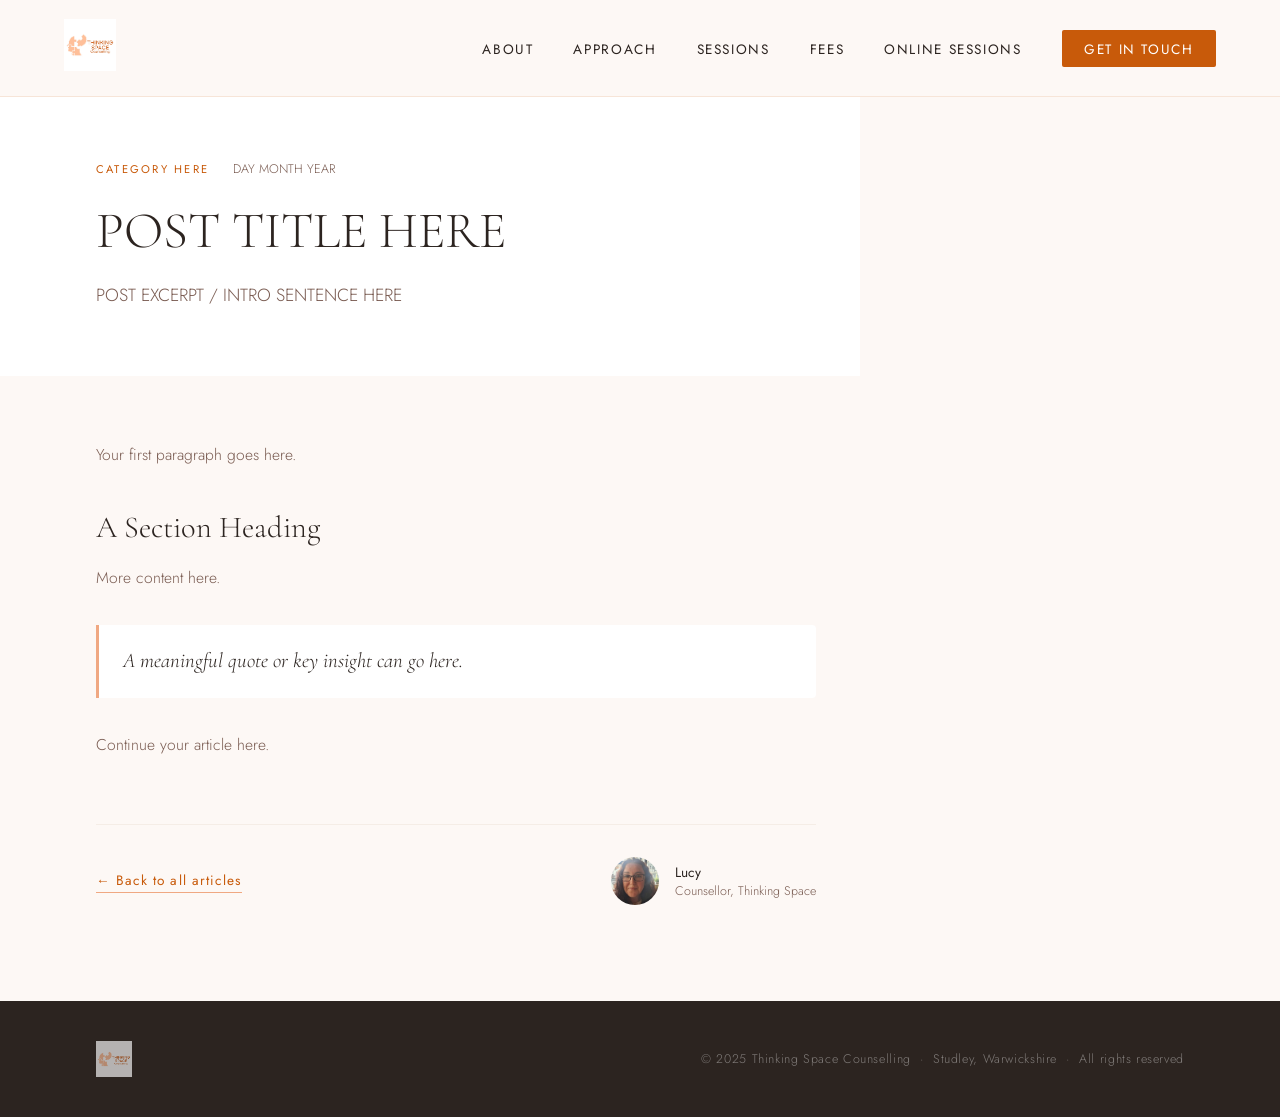
<file: posts/post-template.html>
<!DOCTYPE html>
<html lang="en">
<head>
  <meta charset="UTF-8" />
  <meta name="viewport" content="width=device-width, initial-scale=1.0"/>
  <!-- EDIT: Update title and description for each post -->
  <title>POST TITLE HERE | Thinking Space Counselling</title>
  <meta name="description" content="POST EXCERPT HERE" />
  <link href="https://fonts.googleapis.com/css2?family=Cormorant+Garamond:ital,wght@0,300;0,400;0,600;1,300;1,400&family=Jost:wght@300;400;500&display=swap" rel="stylesheet"/>
  <link rel="stylesheet" href="../styles.css"/>
  <style>
    .post-hero {
      padding: 10rem 6rem 4rem;
      background: var(--white);
      max-width: 860px;
    }
    .post-meta {
      display: flex;
      gap: 1.5rem;
      align-items: center;
      margin-bottom: 1.5rem;
    }
    .post-category {
      font-size: 0.7rem;
      letter-spacing: 0.2em;
      text-transform: uppercase;
      color: var(--burnt);
    }
    .post-date {
      font-size: 0.78rem;
      font-weight: 300;
      color: var(--mid);
    }
    .post-title {
      font-family: 'Cormorant Garamond', serif;
      font-size: clamp(2.2rem, 4vw, 3.4rem);
      font-weight: 300;
      line-height: 1.15;
      color: var(--charcoal);
      margin-bottom: 1.2rem;
    }
    .post-title em { font-style: italic; color: var(--burnt); }
    .post-excerpt {
      font-size: 1.1rem;
      font-weight: 300;
      line-height: 1.8;
      color: var(--mid);
    }
    .post-body {
      padding: 4rem 6rem 6rem;
      background: var(--cream);
    }
    .post-content {
      max-width: 720px;
    }
    .post-content h2 {
      font-family: 'Cormorant Garamond', serif;
      font-size: 1.9rem;
      font-weight: 300;
      color: var(--charcoal);
      margin: 2.5rem 0 1rem;
      line-height: 1.2;
    }
    .post-content h3 {
      font-family: 'Cormorant Garamond', serif;
      font-size: 1.4rem;
      font-weight: 400;
      color: var(--charcoal);
      margin: 2rem 0 0.8rem;
    }
    .post-content p {
      font-size: 0.98rem;
      font-weight: 300;
      line-height: 1.95;
      color: var(--mid);
      margin-bottom: 1.4rem;
    }
    .post-content blockquote {
      border-left: 3px solid var(--peach);
      padding: 1rem 1.5rem;
      margin: 2rem 0;
      background: var(--white);
      border-radius: 0 4px 4px 0;
    }
    .post-content blockquote p {
      font-family: 'Cormorant Garamond', serif;
      font-size: 1.3rem;
      font-style: italic;
      color: var(--charcoal);
      margin: 0;
    }
    .post-content ul, .post-content ol {
      padding-left: 1.5rem;
      margin-bottom: 1.4rem;
    }
    .post-content li {
      font-size: 0.98rem;
      font-weight: 300;
      line-height: 1.9;
      color: var(--mid);
      margin-bottom: 0.4rem;
    }
    .post-footer {
      margin-top: 4rem;
      padding-top: 2rem;
      border-top: 1px solid var(--sand);
      display: flex;
      align-items: center;
      justify-content: space-between;
    }
    .post-footer a {
      color: var(--burnt);
      text-decoration: none;
      font-size: 0.85rem;
      letter-spacing: 0.08em;
      border-bottom: 1px solid var(--peach);
      padding-bottom: 2px;
    }
    .post-footer a:hover { border-color: var(--burnt); }
    .post-author {
      display: flex;
      align-items: center;
      gap: 1rem;
    }
    .post-author img {
      width: 48px;
      height: 48px;
      border-radius: 50%;
      object-fit: cover;
      object-position: center top;
    }
    .post-author-name {
      font-size: 0.85rem;
      font-weight: 400;
      color: var(--charcoal);
    }
    .post-author-title {
      font-size: 0.78rem;
      font-weight: 300;
      color: var(--mid);
    }
    @media (max-width: 900px) {
      .post-hero { padding: 4.5rem 2rem 2rem; }
      .post-body { padding: 2.5rem 2rem 3rem; }
      .post-footer { flex-direction: column; gap: 1.5rem; }
    }
  </style>
  <script type="application/ld+json">
  {
    "@context": "https://schema.org",
    "@type": "Article",
    "headline": "POST TITLE HERE",
    "description": "POST EXCERPT HERE",
    "datePublished": "DATE HERE e.g. 2026-03-22",
    "dateModified": "DATE HERE e.g. 2026-03-22",
    "author": {
      "@type": "Person",
      "name": "Lucy",
      "jobTitle": "Qualified Integrative Counsellor",
      "url": "https://thinkingspacecounselling.co.uk/#about",
      "image": "https://thinkingspacecounselling.co.uk/lucy.jpg",
      "worksFor": {
        "@type": "LocalBusiness",
        "name": "Thinking Space Counselling",
        "url": "https://thinkingspacecounselling.co.uk"
      }
    },
    "publisher": {
      "@type": "Organization",
      "name": "Thinking Space Counselling",
      "url": "https://thinkingspacecounselling.co.uk",
      "logo": {
        "@type": "ImageObject",
        "url": "https://thinkingspacecounselling.co.uk/1000551404.jpg"
      }
    },
    "mainEntityOfPage": {
      "@type": "WebPage",
      "@id": "https://thinkingspacecounselling.co.uk/posts/SLUG-HERE.html"
    },
    "image": "https://thinkingspacecounselling.co.uk/lucy.jpg",
    "articleSection": "CATEGORY HERE",
    "keywords": "ADD RELEVANT KEYWORDS HERE"
  }
  </script>
</head>
<body>

  <!-- NAV -->
  <nav>
    <div class="nav-logo">
      <a href="../index.html"><img src="../1000551404.jpg" alt="Thinking Space Counselling" /></a>
    </div>
    <ul class="nav-links">
      <li><a href="../index.html#about">About</a></li>
      <li><a href="../index.html#approach">Approach</a></li>
      <li><a href="../index.html#sessions">Sessions</a></li>
      <li><a href="../index.html#fees">Fees</a></li>
      <li><a href="../online-counselling.html">Online Sessions</a></li>
      <li><a href="../index.html#contact" class="nav-cta">Get in Touch</a></li>
    </ul>
    <button class="nav-hamburger" onclick="document.getElementById('mobileNav').classList.add('open')" aria-label="Open menu">
      <span></span><span></span><span></span>
    </button>
  </nav>

  <!-- MOBILE NAV -->
  <div class="nav-mobile" id="mobileNav">
    <button class="nav-mobile-close" onclick="document.getElementById('mobileNav').classList.remove('open')" aria-label="Close menu">&times;</button>
    <a href="../index.html" onclick="document.getElementById('mobileNav').classList.remove('open')">Home</a>
    <a href="../index.html#about">About</a>
    <a href="../index.html#approach">Approach</a>
    <a href="../index.html#sessions">Sessions</a>
    <a href="../index.html#fees">Fees</a>
    <a href="../online-counselling.html">Online Sessions</a>
    <a href="../blog.html">Articles</a>
    <a href="../index.html#contact" class="nav-cta">Get in Touch</a>
  </div>

  <!-- POST HEADER -->
  <div class="post-hero">
    <!-- EDIT: Update category, date and title -->
    <div class="post-meta">
      <span class="post-category">CATEGORY HERE</span>
      <span class="post-date">DAY MONTH YEAR</span>
    </div>
    <h1 class="post-title">POST TITLE HERE</h1>
    <p class="post-excerpt">POST EXCERPT / INTRO SENTENCE HERE</p>
  </div>

  <!-- POST BODY -->
  <div class="post-body">
    <div class="post-content">

      <!-- =====================================================
           PASTE YOUR ARTICLE CONTENT BELOW THIS LINE
           Use <p> for paragraphs
           Use <h2> for main section headings
           Use <h3> for sub headings
           Use <blockquote><p>...</p></blockquote> for quotes
           Use <ul><li>...</li></ul> for bullet lists
           ===================================================== -->

      <p>Your first paragraph goes here.</p>

      <h2>A Section Heading</h2>

      <p>More content here.</p>

      <blockquote>
        <p>A meaningful quote or key insight can go here.</p>
      </blockquote>

      <p>Continue your article here.</p>

      <!-- =====================================================
           PASTE YOUR ARTICLE CONTENT ABOVE THIS LINE
           ===================================================== -->

      <div class="post-footer">
        <a href="../blog.html">← Back to all articles</a>
        <div class="post-author">
          <img src="../lucy.jpg" alt="Lucy" />
          <div>
            <div class="post-author-name">Lucy</div>
            <div class="post-author-title">Counsellor, Thinking Space</div>
          </div>
        </div>
      </div>

    </div>
  </div>

  <!-- FOOTER -->
  <footer>
    <img src="../1000551404.jpg" alt="Thinking Space Counselling" />
    <p>© 2025 Thinking Space Counselling &nbsp;·&nbsp; Studley, Warwickshire &nbsp;·&nbsp; All rights reserved</p>
  </footer>

</body>
</html>
</file>
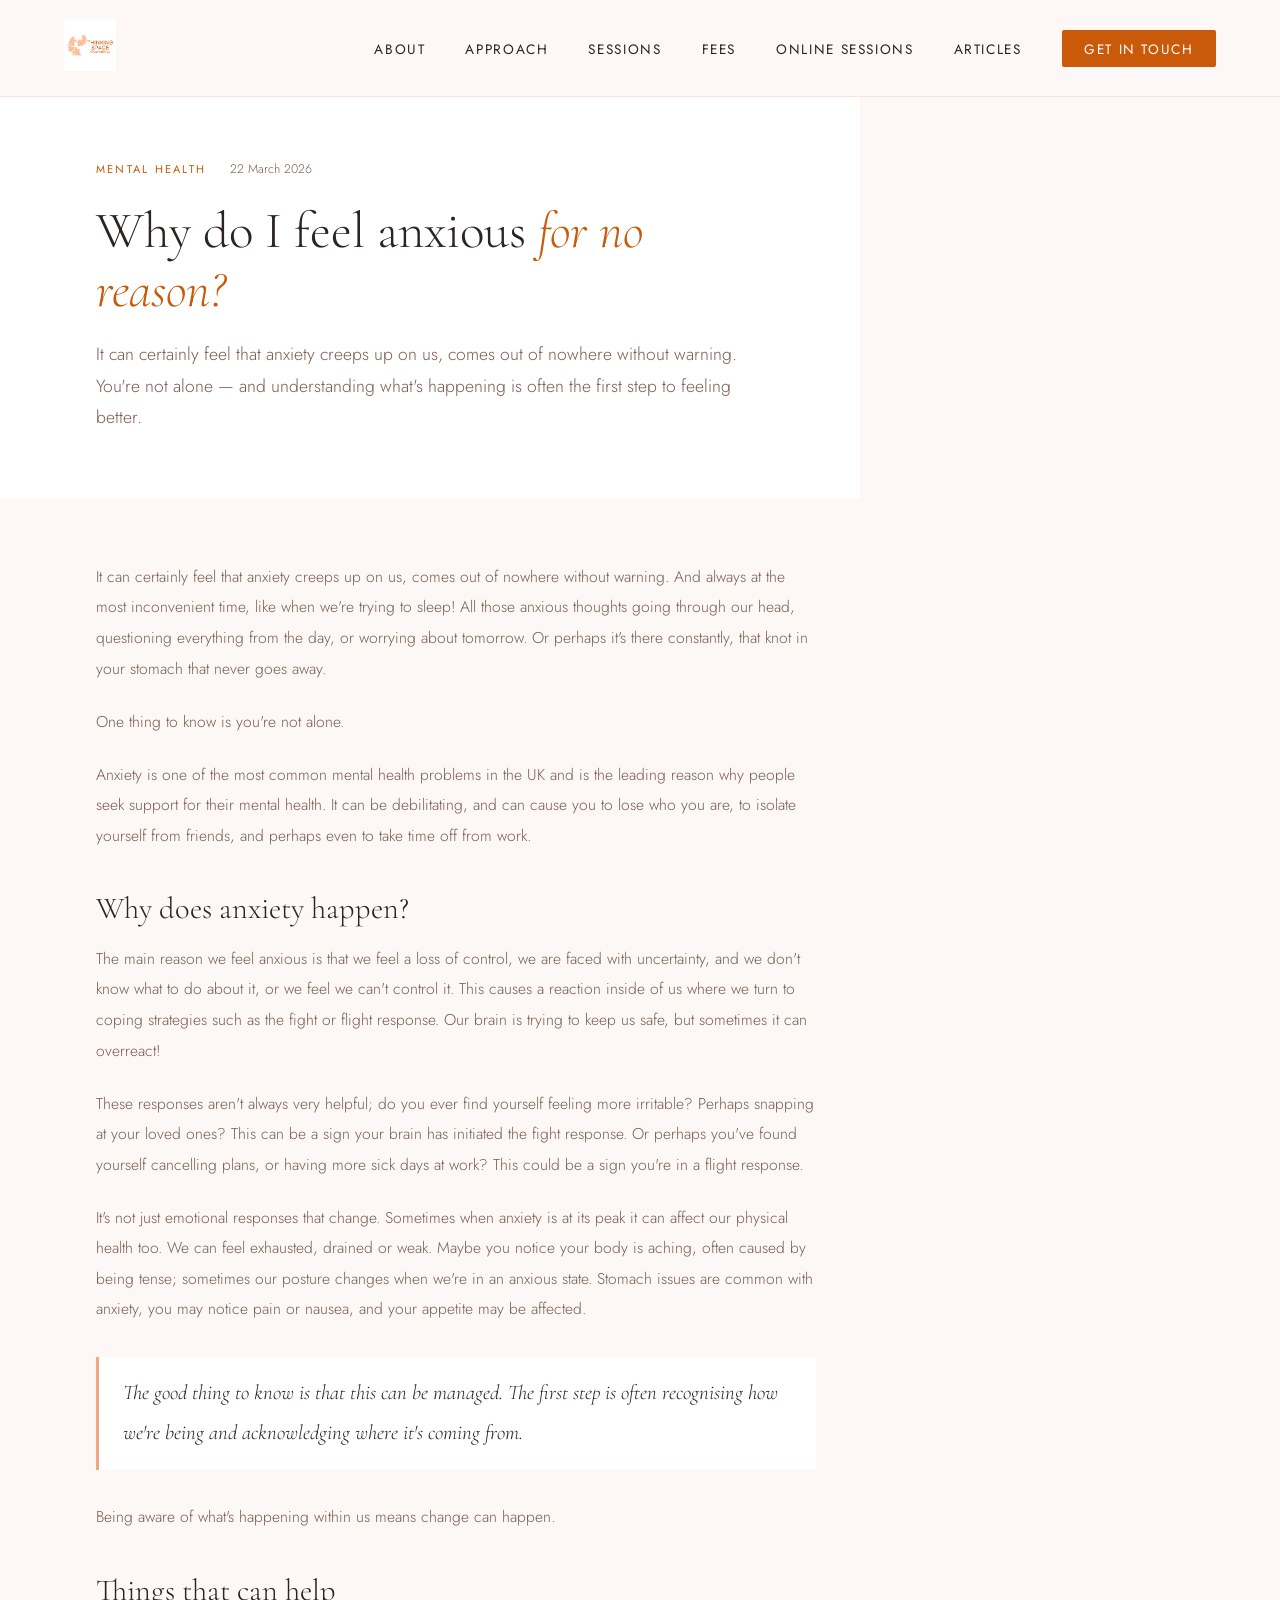
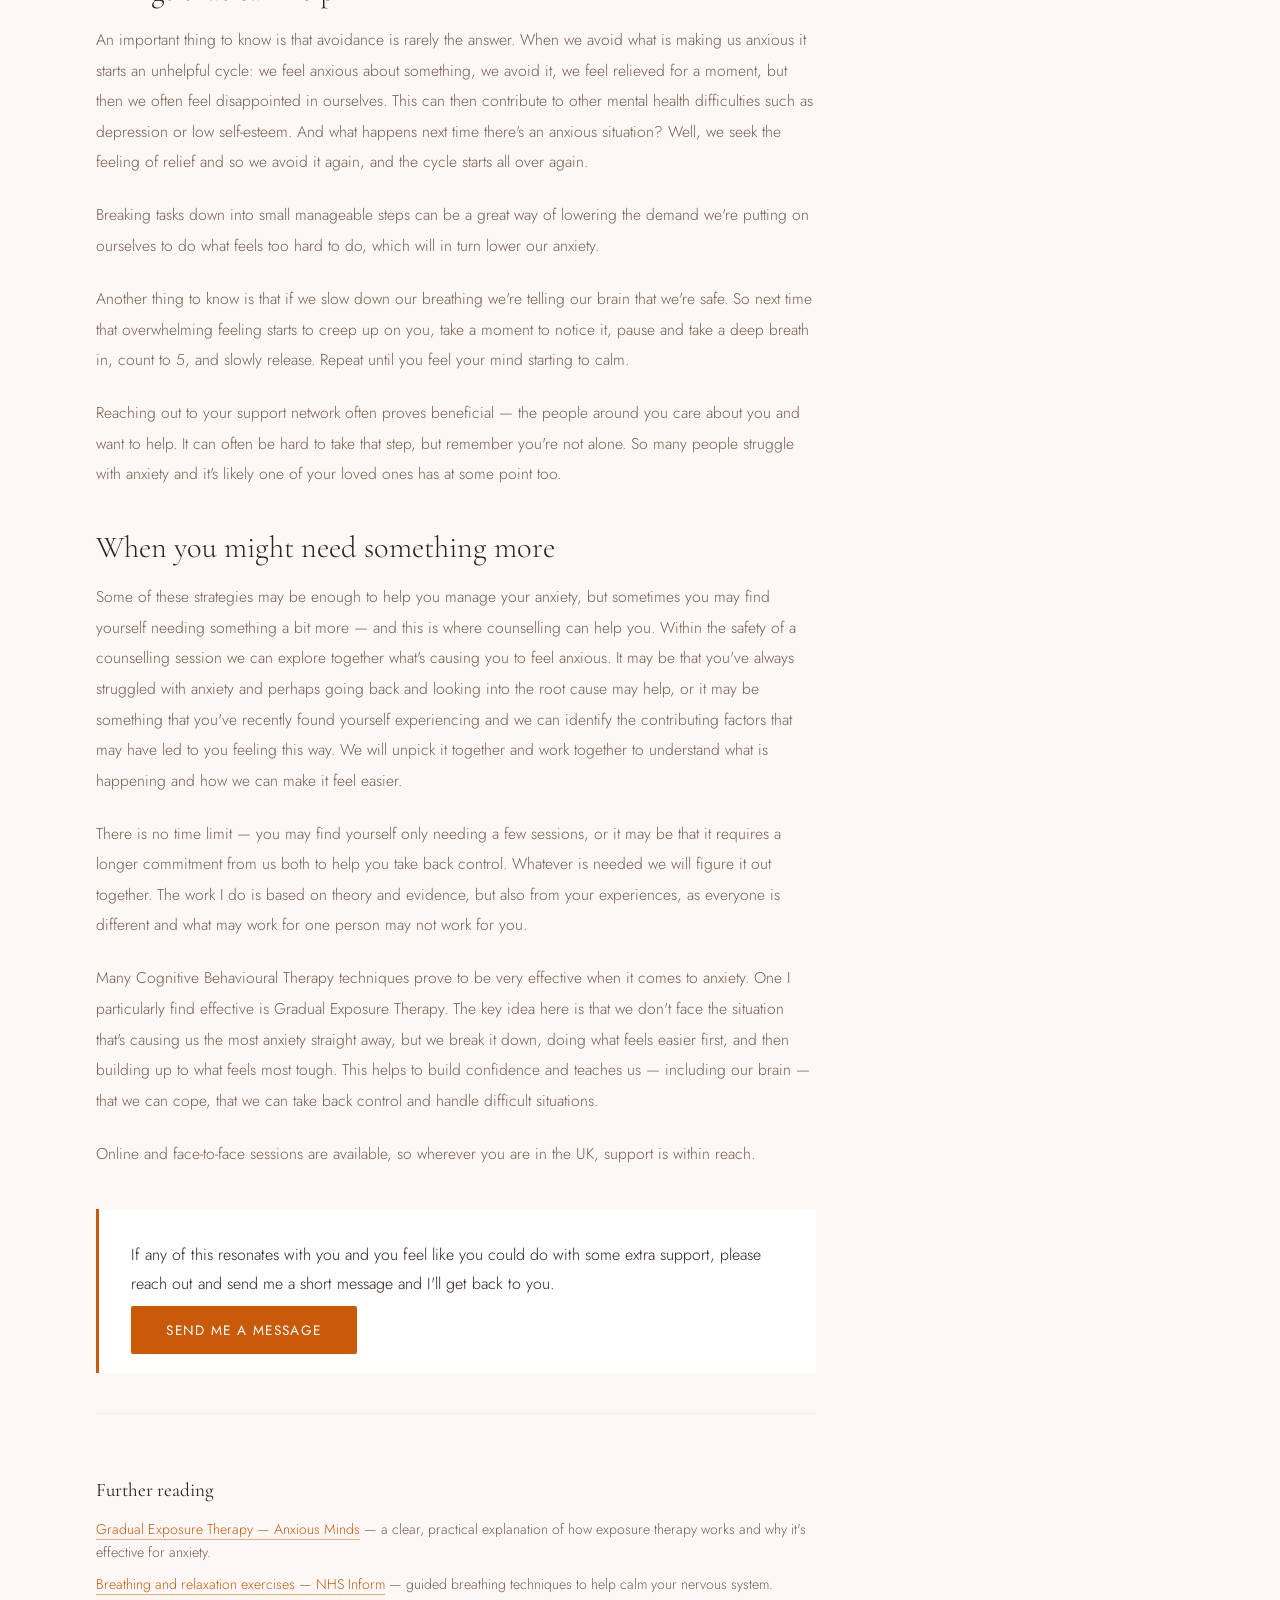
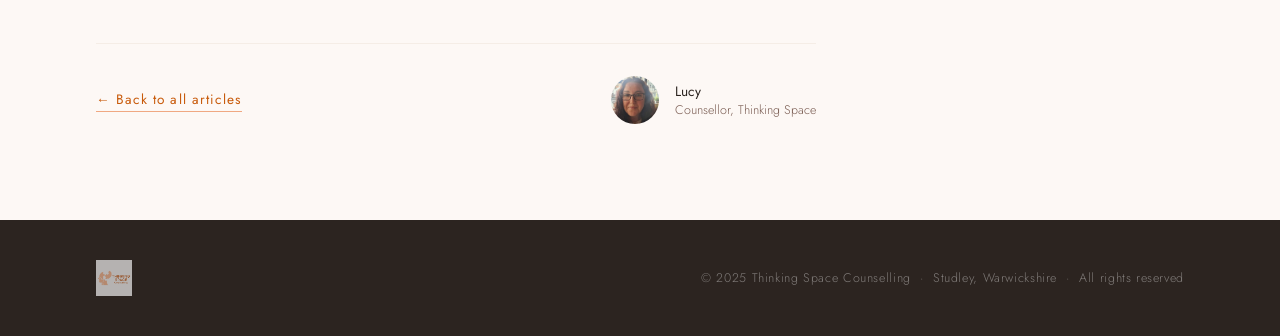
<file: posts/why-do-i-feel-anxious.html>
<!DOCTYPE html>
<html lang="en">
<head>
  <meta charset="UTF-8" />
  <meta name="viewport" content="width=device-width, initial-scale=1.0"/>
  <title>Why do I feel anxious for no reason? | Thinking Space Counselling</title>
  <meta name="description" content="It can certainly feel that anxiety creeps up on us, comes out of nowhere without warning. Understanding what's happening is often the first step to feeling better." />
  <link href="https://fonts.googleapis.com/css2?family=Cormorant+Garamond:ital,wght@0,300;0,400;0,600;1,300;1,400&family=Jost:wght@300;400;500&display=swap" rel="stylesheet"/>
  <link rel="stylesheet" href="../styles.css"/>
  <link rel="sitemap" type="application/xml" href="../sitemap.xml">
  <link rel="icon" type="image/x-icon" href="../favicon.ico">
  <link rel="apple-touch-icon" sizes="180x180" href="../apple-touch-icon.png">
  <link rel="icon" type="image/png" sizes="32x32" href="../favicon-32x32.png">
  <link rel="icon" type="image/png" sizes="16x16" href="../favicon-16x16.png">
  <style>
    .post-hero { padding: 10rem 6rem 4rem; background: var(--white); max-width: 860px; }
    .post-meta { display: flex; gap: 1.5rem; align-items: center; margin-bottom: 1.5rem; }
    .post-category { font-size: 0.7rem; letter-spacing: 0.2em; text-transform: uppercase; color: var(--burnt); }
    .post-date { font-size: 0.78rem; font-weight: 300; color: var(--mid); }
    .post-title { font-family: 'Cormorant Garamond', serif; font-size: clamp(2.2rem, 4vw, 3.4rem); font-weight: 300; line-height: 1.15; color: var(--charcoal); margin-bottom: 1.2rem; }
    .post-title em { font-style: italic; color: var(--burnt); }
    .post-excerpt { font-size: 1.1rem; font-weight: 300; line-height: 1.8; color: var(--mid); }
    .post-body { padding: 4rem 6rem 6rem; background: var(--cream); }
    .post-content { max-width: 720px; }
    .post-content h2 { font-family: 'Cormorant Garamond', serif; font-size: 1.9rem; font-weight: 300; color: var(--charcoal); margin: 2.5rem 0 1rem; line-height: 1.2; }
    .post-content h3 { font-family: 'Cormorant Garamond', serif; font-size: 1.4rem; font-weight: 400; color: var(--charcoal); margin: 2rem 0 0.8rem; }
    .post-content p { font-size: 0.98rem; font-weight: 300; line-height: 1.95; color: var(--mid); margin-bottom: 1.4rem; }
    .post-content blockquote { border-left: 3px solid var(--peach); padding: 1rem 1.5rem; margin: 2rem 0; background: var(--white); border-radius: 0 4px 4px 0; }
    .post-content blockquote p { font-family: 'Cormorant Garamond', serif; font-size: 1.3rem; font-style: italic; color: var(--charcoal); margin: 0; }
    .post-content ul { padding-left: 1.5rem; margin-bottom: 1.4rem; }
    .post-content li { font-size: 0.98rem; font-weight: 300; line-height: 1.9; color: var(--mid); margin-bottom: 0.4rem; }
    .post-cta { background: var(--white); border-left: 3px solid var(--burnt); padding: 2rem; border-radius: 0 4px 4px 0; margin: 2.5rem 0; }
    .post-cta p { font-size: 1rem; font-weight: 300; line-height: 1.8; color: var(--charcoal); margin-bottom: 1.2rem; }
    .post-further-reading { margin-top: 2.5rem; padding-top: 2rem; border-top: 1px solid var(--sand); }
    .post-further-reading h3 { font-family: 'Cormorant Garamond', serif; font-size: 1.2rem; font-weight: 400; color: var(--charcoal); margin-bottom: 1rem; }
    .post-further-reading ul { list-style: none; padding: 0; }
    .post-further-reading li { font-size: 0.88rem; font-weight: 300; color: var(--mid); margin-bottom: 0.6rem; line-height: 1.6; }
    .post-further-reading a { color: var(--burnt); text-decoration: none; border-bottom: 1px solid var(--peach); }
    .post-further-reading a:hover { border-color: var(--burnt); }
    .post-footer { margin-top: 3rem; padding-top: 2rem; border-top: 1px solid var(--sand); display: flex; align-items: center; justify-content: space-between; }
    .post-footer a { color: var(--burnt); text-decoration: none; font-size: 0.85rem; letter-spacing: 0.08em; border-bottom: 1px solid var(--peach); padding-bottom: 2px; }
    .post-footer a:hover { border-color: var(--burnt); }
    .post-author { display: flex; align-items: center; gap: 1rem; }
    .post-author img { width: 48px; height: 48px; border-radius: 50%; object-fit: cover; object-position: center top; }
    .post-author-name { font-size: 0.85rem; font-weight: 400; color: var(--charcoal); }
    .post-author-title { font-size: 0.78rem; font-weight: 300; color: var(--mid); }
    @media (max-width: 900px) {
      .post-hero { padding: 4.5rem 2rem 2rem; }
      .post-body { padding: 2.5rem 2rem 3rem; }
      .post-footer { flex-direction: column; gap: 1.5rem; }
    }
  </style>
  <script type="application/ld+json">
  {
    "@context": "https://schema.org",
    "@type": "Article",
    "headline": "Why do I feel anxious for no reason?",
    "description": "It can certainly feel that anxiety creeps up on us, comes out of nowhere without warning. You're not alone — and understanding what's happening is often the first step to feeling better.",
    "datePublished": "2026-03-22",
    "dateModified": "2026-03-22",
    "author": {
      "@type": "Person",
      "name": "Lucy",
      "jobTitle": "Qualified Integrative Counsellor",
      "url": "https://thinkingspacecounselling.co.uk/#about",
      "image": "https://thinkingspacecounselling.co.uk/lucy.jpg",
      "worksFor": {
        "@type": "LocalBusiness",
        "name": "Thinking Space Counselling",
        "url": "https://thinkingspacecounselling.co.uk"
      }
    },
    "publisher": {
      "@type": "Organization",
      "name": "Thinking Space Counselling",
      "url": "https://thinkingspacecounselling.co.uk",
      "logo": {
        "@type": "ImageObject",
        "url": "https://thinkingspacecounselling.co.uk/1000551404.jpg"
      }
    },
    "mainEntityOfPage": {
      "@type": "WebPage",
      "@id": "https://thinkingspacecounselling.co.uk/posts/why-do-i-feel-anxious.html"
    },
    "image": "https://thinkingspacecounselling.co.uk/lucy.jpg",
    "articleSection": "Mental Health",
    "keywords": "anxiety, feeling anxious, anxiety symptoms, fight or flight, anxiety help, counselling for anxiety, online counselling",
    "about": {
      "@type": "MedicalCondition",
      "name": "Anxiety"
    }
  }
  </script>
</head>
<body>

  <nav>
    <div class="nav-logo">
      <a href="../index.html"><img src="../1000551404.jpg" alt="Thinking Space Counselling" /></a>
    </div>
    <ul class="nav-links">
      <li><a href="../index.html#about">About</a></li>
      <li><a href="../index.html#approach">Approach</a></li>
      <li><a href="../index.html#sessions">Sessions</a></li>
      <li><a href="../index.html#fees">Fees</a></li>
      <li><a href="../online-counselling.html">Online Sessions</a></li>
      <li><a href="../blog.html">Articles</a></li>
      <li><a href="../index.html#contact" class="nav-cta">Get in Touch</a></li>
    </ul>
    <button class="nav-hamburger" onclick="document.getElementById('mobileNav').classList.add('open')" aria-label="Open menu">
      <span></span><span></span><span></span>
    </button>
  </nav>

  <div class="nav-mobile" id="mobileNav">
    <button class="nav-mobile-close" onclick="document.getElementById('mobileNav').classList.remove('open')" aria-label="Close menu">&times;</button>
    <a href="../index.html" onclick="document.getElementById('mobileNav').classList.remove('open')">Home</a>
    <a href="../index.html#about">About</a>
    <a href="../index.html#approach">Approach</a>
    <a href="../index.html#sessions">Sessions</a>
    <a href="../index.html#fees">Fees</a>
    <a href="../online-counselling.html">Online Sessions</a>
    <a href="../blog.html">Articles</a>
    <a href="../index.html#contact" class="nav-cta">Get in Touch</a>
  </div>

  <div class="post-hero">
    <div class="post-meta">
      <span class="post-category">Mental Health</span>
      <span class="post-date">22 March 2026</span>
    </div>
    <h1 class="post-title">Why do I feel anxious <em>for no reason?</em></h1>
    <p class="post-excerpt">It can certainly feel that anxiety creeps up on us, comes out of nowhere without warning. You're not alone — and understanding what's happening is often the first step to feeling better.</p>
  </div>

  <div class="post-body">
    <div class="post-content">

      <p>It can certainly feel that anxiety creeps up on us, comes out of nowhere without warning. And always at the most inconvenient time, like when we're trying to sleep! All those anxious thoughts going through our head, questioning everything from the day, or worrying about tomorrow. Or perhaps it's there constantly, that knot in your stomach that never goes away.</p>

      <p>One thing to know is you're not alone.</p>

      <p>Anxiety is one of the most common mental health problems in the UK and is the leading reason why people seek support for their mental health. It can be debilitating, and can cause you to lose who you are, to isolate yourself from friends, and perhaps even to take time off from work.</p>

      <h2>Why does anxiety happen?</h2>

      <p>The main reason we feel anxious is that we feel a loss of control, we are faced with uncertainty, and we don't know what to do about it, or we feel we can't control it. This causes a reaction inside of us where we turn to coping strategies such as the fight or flight response. Our brain is trying to keep us safe, but sometimes it can overreact!</p>

      <p>These responses aren't always very helpful; do you ever find yourself feeling more irritable? Perhaps snapping at your loved ones? This can be a sign your brain has initiated the fight response. Or perhaps you've found yourself cancelling plans, or having more sick days at work? This could be a sign you're in a flight response.</p>

      <p>It's not just emotional responses that change. Sometimes when anxiety is at its peak it can affect our physical health too. We can feel exhausted, drained or weak. Maybe you notice your body is aching, often caused by being tense; sometimes our posture changes when we're in an anxious state. Stomach issues are common with anxiety, you may notice pain or nausea, and your appetite may be affected.</p>

      <blockquote>
        <p>The good thing to know is that this can be managed. The first step is often recognising how we're being and acknowledging where it's coming from.</p>
      </blockquote>

      <p>Being aware of what's happening within us means change can happen.</p>

      <h2>Things that can help</h2>

      <p>An important thing to know is that avoidance is rarely the answer. When we avoid what is making us anxious it starts an unhelpful cycle: we feel anxious about something, we avoid it, we feel relieved for a moment, but then we often feel disappointed in ourselves. This can then contribute to other mental health difficulties such as depression or low self-esteem. And what happens next time there's an anxious situation? Well, we seek the feeling of relief and so we avoid it again, and the cycle starts all over again.</p>

      <p>Breaking tasks down into small manageable steps can be a great way of lowering the demand we're putting on ourselves to do what feels too hard to do, which will in turn lower our anxiety.</p>

      <p>Another thing to know is that if we slow down our breathing we're telling our brain that we're safe. So next time that overwhelming feeling starts to creep up on you, take a moment to notice it, pause and take a deep breath in, count to 5, and slowly release. Repeat until you feel your mind starting to calm.</p>

      <p>Reaching out to your support network often proves beneficial — the people around you care about you and want to help. It can often be hard to take that step, but remember you're not alone. So many people struggle with anxiety and it's likely one of your loved ones has at some point too.</p>

      <h2>When you might need something more</h2>

      <p>Some of these strategies may be enough to help you manage your anxiety, but sometimes you may find yourself needing something a bit more — and this is where counselling can help you. Within the safety of a counselling session we can explore together what's causing you to feel anxious. It may be that you've always struggled with anxiety and perhaps going back and looking into the root cause may help, or it may be something that you've recently found yourself experiencing and we can identify the contributing factors that may have led to you feeling this way. We will unpick it together and work together to understand what is happening and how we can make it feel easier.</p>

      <p>There is no time limit — you may find yourself only needing a few sessions, or it may be that it requires a longer commitment from us both to help you take back control. Whatever is needed we will figure it out together. The work I do is based on theory and evidence, but also from your experiences, as everyone is different and what may work for one person may not work for you.</p>

      <p>Many Cognitive Behavioural Therapy techniques prove to be very effective when it comes to anxiety. One I particularly find effective is Gradual Exposure Therapy. The key idea here is that we don't face the situation that's causing us the most anxiety straight away, but we break it down, doing what feels easier first, and then building up to what feels most tough. This helps to build confidence and teaches us — including our brain — that we can cope, that we can take back control and handle difficult situations.</p>

      <p>Online and face-to-face sessions are available, so wherever you are in the UK, support is within reach.</p>

      <div class="post-cta">
        <p>If any of this resonates with you and you feel like you could do with some extra support, please reach out and send me a short message and I'll get back to you.</p>
        <a id="post-mailto" href="#" class="btn-primary">Send me a message</a>
      </div>

      <div class="post-further-reading">
        <h3>Further reading</h3>
        <ul>
          <li><a href="https://www.anxiousminds.co.uk/cbt-tools-exposure-therapy-essential-components/" target="_blank" rel="noopener">Gradual Exposure Therapy — Anxious Minds</a> — a clear, practical explanation of how exposure therapy works and why it's effective for anxiety.</li>
          <li><a href="https://www.nhsinform.scot/healthy-living/mental-wellbeing/breathing-and-relaxation-exercises" target="_blank" rel="noopener">Breathing and relaxation exercises — NHS Inform</a> — guided breathing techniques to help calm your nervous system.</li>
        </ul>
      </div>

      <div class="post-footer">
        <a href="../blog.html">← Back to all articles</a>
        <div class="post-author">
          <img src="../lucy.jpg" alt="Lucy" />
          <div>
            <div class="post-author-name">Lucy</div>
            <div class="post-author-title">Counsellor, Thinking Space</div>
          </div>
        </div>
      </div>

    </div>
  </div>

  <footer>
    <img src="../1000551404.jpg" alt="Thinking Space Counselling" />
    <p>&copy; 2025 Thinking Space Counselling &nbsp;&middot;&nbsp; Studley, Warwickshire &nbsp;&middot;&nbsp; All rights reserved</p>
  </footer>

  <script>
    const observer = new IntersectionObserver(
      entries => entries.forEach(e => { if (e.isIntersecting) e.target.classList.add('visible'); }),
      { threshold: 0.12 }
    );
    document.querySelectorAll('.fade-in').forEach(el => observer.observe(el));
  </script>
  <script>
    const _u = 'lucy', _d = 'thinkingspacecounselling.co.uk';
    const btn = document.getElementById('post-mailto');
    if (btn) btn.href = 'mailto:' + _u + '@' + _d + '?subject=Counselling%20Enquiry%20%E2%80%94%20Anxiety';
  </script>

</body>
</html>
</file>
<file: styles.css>
/* ============================================================
   THINKING SPACE COUNSELLING — styles.css
   ============================================================ */

:root {
  --burnt:    #C85A0A;
  --peach:    #F0A882;
  --cream:    #FDF8F5;
  --sand:     #F5EDE6;
  --charcoal: #2C2420;
  --mid:      #7A5C52;
  --white:    #FFFFFF;
}

/* ── RESET ── */
*, *::before, *::after { box-sizing: border-box; margin: 0; padding: 0; }
html { scroll-behavior: smooth; }
body {
  font-family: 'Jost', sans-serif;
  background: var(--cream);
  color: var(--charcoal);
  overflow-x: hidden;
}

/* ── NAV ── */
nav {
  position: fixed; top: 0; left: 0; right: 0; z-index: 100;
  display: flex; align-items: center; justify-content: space-between;
  padding: 1.2rem 4rem;
  background: rgba(253,248,245,0.94);
  backdrop-filter: blur(10px);
  border-bottom: 1px solid rgba(200,90,10,0.12);
}
.nav-logo img { height: 52px; }
.nav-links { display: flex; gap: 2.5rem; list-style: none; }
.nav-links a {
  font-family: 'Jost', sans-serif;
  font-weight: 400;
  font-size: 0.85rem;
  letter-spacing: 0.12em;
  text-transform: uppercase;
  color: var(--charcoal);
  text-decoration: none;
  transition: color 0.2s;
}
.nav-links a:hover { color: var(--burnt); }
.nav-cta {
  background: var(--burnt);
  color: var(--white) !important;
  padding: 0.55rem 1.4rem;
  border-radius: 2px;
}
.nav-cta:hover { background: #a34808; color: var(--white) !important; }

/* ── HERO ── */
.hero {
  min-height: 100vh;
  display: grid;
  grid-template-columns: 1fr 1fr;
  padding-top: 80px;
}
.hero-left {
  display: flex;
  flex-direction: column;
  justify-content: center;
  padding: 6rem 4rem 6rem 6rem;
}
.hero-eyebrow {
  font-family: 'Jost', sans-serif;
  font-size: 0.75rem;
  letter-spacing: 0.2em;
  text-transform: uppercase;
  color: var(--burnt);
  margin-bottom: 1.5rem;
}
.hero-headline {
  font-family: 'Cormorant Garamond', serif;
  font-size: clamp(2.8rem, 5vw, 4.2rem);
  font-weight: 300;
  line-height: 1.15;
  color: var(--charcoal);
  margin-bottom: 1.8rem;
}
.hero-headline em { font-style: italic; color: var(--burnt); }
.hero-body {
  font-size: 1rem;
  font-weight: 300;
  line-height: 1.85;
  color: var(--mid);
  max-width: 440px;
  margin-bottom: 2.8rem;
}
.hero-actions { display: flex; gap: 1rem; align-items: center; }

/* Buttons */
.btn-primary {
  background: var(--burnt);
  color: var(--white);
  padding: 0.9rem 2.2rem;
  border: none;
  border-radius: 2px;
  font-family: 'Jost', sans-serif;
  font-size: 0.85rem;
  letter-spacing: 0.1em;
  text-transform: uppercase;
  text-decoration: none;
  cursor: pointer;
  transition: background 0.2s, transform 0.2s;
}
.btn-primary:hover { background: #a34808; transform: translateY(-1px); }
.btn-secondary {
  color: var(--burnt);
  font-family: 'Jost', sans-serif;
  font-size: 0.85rem;
  letter-spacing: 0.08em;
  text-decoration: none;
  border-bottom: 1px solid var(--peach);
  padding-bottom: 2px;
  transition: border-color 0.2s;
}
.btn-secondary:hover { border-color: var(--burnt); }

.hero-right {
  position: relative;
  background: var(--sand);
  overflow: hidden;
}
.hero-right::before {
  content: '';
  position: absolute;
  inset: 0;
  background:
    radial-gradient(ellipse at 70% 30%, rgba(240,168,130,0.35) 0%, transparent 60%),
    radial-gradient(ellipse at 20% 80%, rgba(200,90,10,0.1) 0%, transparent 50%);
}
.hero-logo-display {
  position: absolute;
  top: 50%;
  left: 50%;
  transform: translate(-50%, -50%);
  width: 340px;
  height: 340px;
  border-radius: 60% 40% 55% 45% / 50% 60% 40% 50%;
  background: rgba(253,248,245,0.7);
  display: flex;
  align-items: center;
  justify-content: center;
  animation: morph 8s ease-in-out infinite;
  overflow: hidden;
  padding: 2.5rem;
}
.hero-logo-display img {
  width: 100%;
  height: auto;
  object-fit: contain;
}
.hero-quote {
  position: absolute;
  bottom: 3rem;
  left: 3rem;
  right: 3rem;
  font-family: 'Cormorant Garamond', serif;
  font-size: 1.35rem;
  font-style: italic;
  font-weight: 300;
  color: var(--charcoal);
  line-height: 1.5;
  opacity: 0.7;
}
@keyframes morph {
  0%,100% { border-radius: 60% 40% 55% 45% / 50% 60% 40% 50%; }
  33%      { border-radius: 45% 55% 40% 60% / 60% 40% 55% 45%; }
  66%      { border-radius: 55% 45% 60% 40% / 40% 55% 45% 60%; }
}

/* ── TICKER ── */
.ticker {
  background: var(--burnt);
  color: var(--white);
  padding: 0.9rem 0;
  overflow: hidden;
  white-space: nowrap;
}
.ticker-track {
  display: inline-flex;
  animation: ticker 32s linear infinite;
}
.ticker-track span {
  font-family: 'Jost', sans-serif;
  font-size: 0.8rem;
  letter-spacing: 0.15em;
  text-transform: uppercase;
  padding: 0 2.5rem;
}
.ticker-track span::before {
  content: '◆';
  margin-right: 2.5rem;
  opacity: 0.5;
}
@keyframes ticker {
  from { transform: translateX(0); }
  to   { transform: translateX(-50%); }
}

/* ── SHARED SECTION UTILITIES ── */
.section-label {
  font-family: 'Jost', sans-serif;
  font-size: 0.7rem;
  letter-spacing: 0.25em;
  text-transform: uppercase;
  color: var(--burnt);
  margin-bottom: 1.2rem;
}
.section-heading {
  font-family: 'Cormorant Garamond', serif;
  font-size: clamp(2rem, 3.5vw, 3rem);
  font-weight: 300;
  line-height: 1.2;
  color: var(--charcoal);
  margin-bottom: 1.5rem;
}
.section-heading em { font-style: italic; color: var(--burnt); }

/* ── LUCY INTRO ── */
.lucy-intro {
  display: grid;
  grid-template-columns: 420px 1fr;
  align-items: center;
  gap: 5rem;
  padding: 6rem 6rem;
  background: var(--white);
}
.lucy-image-wrap {
  position: relative;
}
.lucy-image-wrap::before {
  display: none;
}
.lucy-image-wrap img {
  position: relative;
  z-index: 1;
  width: 100%;
  height: 480px;
  object-fit: cover;
  object-position: center 20%;
  border-radius: 4px;
  display: block;
}
.lucy-intro-text {
  max-width: 500px;
}
.lucy-intro-text p {
  font-size: 0.95rem;
  font-weight: 300;
  line-height: 1.9;
  color: var(--charcoal);
  margin-top: 1rem;
}

/* ── ABOUT ── */
.about {
  display: grid;
  grid-template-columns: 1fr 1fr;
  padding: 7rem 6rem;
  background: var(--white);
  gap: 0;
}
.about-left { padding-right: 4rem; }
.about-body {
  font-size: 0.95rem;
  font-weight: 300;
  line-height: 1.9;
  color: var(--mid);
}
.about-body p + p { margin-top: 1.2rem; }
.about-right {
  display: flex;
  flex-direction: column;
  gap: 1.5rem;
  padding-left: 2rem;
  border-left: 1px solid var(--sand);
}
.about-card {
  background: var(--cream);
  padding: 1.8rem;
  border-radius: 4px;
  border-left: 3px solid var(--peach);
  transition: border-color 0.2s;
}
.about-card:hover { border-left-color: var(--burnt); }
.about-card h3 {
  font-family: 'Cormorant Garamond', serif;
  font-size: 1.2rem;
  font-weight: 400;
  color: var(--charcoal);
  margin-bottom: 0.5rem;
}
.about-card p {
  font-size: 0.88rem;
  font-weight: 300;
  line-height: 1.75;
  color: var(--mid);
}

/* ── WHAT TO EXPECT (SESSIONS) ── */
.sessions {
  padding: 7rem 6rem;
  background: var(--sand);
}
.sessions-header {
  max-width: 680px;
  margin-bottom: 4rem;
}
.sessions-grid {
  display: grid;
  grid-template-columns: repeat(3, 1fr);
  gap: 1.5rem;
}
.session-step {
  background: var(--white);
  padding: 2.5rem 2rem;
  border-radius: 4px;
  position: relative;
  transition: transform 0.25s, box-shadow 0.25s;
}
.session-step:hover {
  transform: translateY(-4px);
  box-shadow: 0 12px 40px rgba(200,90,10,0.1);
}
.step-num {
  font-family: 'Cormorant Garamond', serif;
  font-size: 3.5rem;
  font-weight: 300;
  color: var(--peach);
  line-height: 1;
  margin-bottom: 1rem;
  opacity: 0.7;
}
.session-step h3 {
  font-family: 'Cormorant Garamond', serif;
  font-size: 1.35rem;
  font-weight: 400;
  color: var(--charcoal);
  margin-bottom: 0.8rem;
}
.session-step p {
  font-size: 0.88rem;
  font-weight: 300;
  line-height: 1.8;
  color: var(--mid);
}

/* ── APPROACH ── */
.approach {
  padding: 7rem 6rem;
  background: var(--charcoal);
  color: var(--white);
  display: grid;
  grid-template-columns: 1fr 1fr;
  gap: 6rem;
  align-items: center;
}
.approach .section-label { color: var(--peach); }
.approach .section-heading { color: var(--white); }
.approach-body {
  font-size: 0.95rem;
  font-weight: 300;
  line-height: 1.9;
  color: rgba(255,255,255,0.65);
}
.approach-body p + p { margin-top: 1.2rem; }
.approach-right { display: flex; flex-direction: column; gap: 2rem; }
.approach-item {
  display: flex;
  gap: 1.5rem;
  align-items: flex-start;
  padding-bottom: 2rem;
  border-bottom: 1px solid rgba(255,255,255,0.08);
}
.approach-item:last-child { border-bottom: none; padding-bottom: 0; }
.approach-num {
  font-family: 'Cormorant Garamond', serif;
  font-size: 2rem;
  font-weight: 300;
  color: var(--peach);
  opacity: 0.6;
  line-height: 1;
  min-width: 2rem;
}
.approach-item h4 {
  font-family: 'Cormorant Garamond', serif;
  font-size: 1.2rem;
  font-weight: 400;
  color: var(--white);
  margin-bottom: 0.4rem;
}
.approach-item p {
  font-size: 0.85rem;
  font-weight: 300;
  line-height: 1.7;
  color: rgba(255,255,255,0.5);
}

/* ── ENDING SECTION ── */
.ending {
  padding: 7rem 6rem;
  background: var(--cream);
  display: grid;
  grid-template-columns: 1fr 1fr;
  gap: 6rem;
  align-items: center;
}
.ending-right {
  background: var(--sand);
  border-radius: 4px;
  padding: 3rem;
  border-left: 4px solid var(--peach);
}
.ending-right blockquote {
  font-family: 'Cormorant Garamond', serif;
  font-size: 1.5rem;
  font-weight: 300;
  font-style: italic;
  color: var(--charcoal);
  line-height: 1.55;
  margin-bottom: 1.5rem;
}
.ending-right p {
  font-size: 0.88rem;
  font-weight: 300;
  line-height: 1.8;
  color: var(--mid);
}
.ending-body {
  font-size: 0.95rem;
  font-weight: 300;
  line-height: 1.9;
  color: var(--mid);
}
.ending-body p + p { margin-top: 1.2rem; }

/* ── LATEST POSTS ── */
.latest-posts {
  padding: 7rem 6rem;
  background: var(--white);
}
.latest-posts-header { margin-bottom: 3rem; }
.latest-posts-grid {
  display: grid;
  gap: 2rem;
  margin-bottom: 3rem;
}
.latest-posts-grid.cols-1 { grid-template-columns: 1fr; max-width: 480px; }
.latest-posts-grid.cols-2 { grid-template-columns: repeat(2, 1fr); }
.latest-posts-grid.cols-3 { grid-template-columns: repeat(3, 1fr); }
.latest-post-card {
  background: var(--cream);
  padding: 2rem;
  border-radius: 4px;
  border-left: 3px solid var(--peach);
  display: flex;
  flex-direction: column;
  gap: 0.8rem;
  transition: border-color 0.2s;
}
.latest-post-card:hover { border-left-color: var(--burnt); }
.latest-post-card h3 {
  font-family: 'Cormorant Garamond', serif;
  font-size: 1.3rem;
  font-weight: 400;
  color: var(--charcoal);
  line-height: 1.3;
}
.latest-post-card p {
  font-size: 0.88rem;
  font-weight: 300;
  line-height: 1.75;
  color: var(--mid);
  flex: 1;
}
.latest-posts-footer { text-align: center; }

/* ── CONTACT ── */
.contact {
  padding: 7rem 6rem;
  background: var(--white);
  display: grid;
  grid-template-columns: 1fr 1fr;
  gap: 6rem;
  align-items: start;
}
.contact-form { display: flex; flex-direction: column; gap: 1.2rem; }
.form-group { display: flex; flex-direction: column; gap: 0.4rem; }
.form-group label {
  font-size: 0.75rem;
  letter-spacing: 0.12em;
  text-transform: uppercase;
  color: var(--mid);
}
.form-group input,
.form-group textarea,
.form-group select {
  background: var(--cream);
  border: 1px solid rgba(200,90,10,0.2);
  border-radius: 2px;
  padding: 0.85rem 1rem;
  font-family: 'Jost', sans-serif;
  font-size: 0.9rem;
  font-weight: 300;
  color: var(--charcoal);
  outline: none;
  transition: border-color 0.2s;
}
.form-group input:focus,
.form-group textarea:focus,
.form-group select:focus { border-color: var(--burnt); }
.form-group textarea { resize: vertical; min-height: 130px; }
.contact-info { display: flex; flex-direction: column; gap: 2.5rem; }
.contact-detail h4 {
  font-family: 'Cormorant Garamond', serif;
  font-size: 1.1rem;
  font-weight: 400;
  color: var(--charcoal);
  margin-bottom: 0.4rem;
}
.contact-detail p {
  font-size: 0.9rem;
  font-weight: 300;
  color: var(--mid);
  line-height: 1.7;
}
.contact-detail a { color: var(--burnt); text-decoration: none; }
.contact-cta { display: flex; flex-direction: column; gap: 2rem; justify-content: center; height: 100%; }
.contact-cta-text { font-size: 1rem; font-weight: 300; line-height: 1.9; color: var(--mid); }
.contact-cta .btn-primary { align-self: flex-start; font-size: 1rem; padding: 1.1rem 2.8rem; }

/* ── FOOTER ── */
footer {
  background: var(--charcoal);
  color: rgba(255,255,255,0.4);
  padding: 2.5rem 6rem;
  display: flex;
  align-items: center;
  justify-content: space-between;
  font-size: 0.78rem;
  font-weight: 300;
  letter-spacing: 0.05em;
}
footer img { height: 36px; opacity: 0.65; }

/* ── FADE IN ── */
.fade-in {
  opacity: 0;
  transform: translateY(22px);
  transition: opacity 0.75s ease, transform 0.75s ease;
}
.fade-in.visible {
  opacity: 1;
  transform: translateY(0);
}

/* ── HAMBURGER NAV ── */
.nav-hamburger {
  display: none;
  flex-direction: column;
  gap: 5px;
  cursor: pointer;
  padding: 0.4rem;
  background: none;
  border: none;
}
.nav-hamburger span {
  display: block;
  width: 24px;
  height: 2px;
  background: var(--charcoal);
  border-radius: 2px;
  transition: all 0.3s;
}
.nav-mobile {
  display: none;
  position: fixed;
  top: 0; left: 0; right: 0; bottom: 0;
  background: var(--cream);
  z-index: 99;
  flex-direction: column;
  align-items: center;
  justify-content: center;
  gap: 2.5rem;
}
.nav-mobile.open { display: flex; }
.nav-mobile a {
  font-family: 'Jost', sans-serif;
  font-size: 1.2rem;
  font-weight: 400;
  letter-spacing: 0.12em;
  text-transform: uppercase;
  color: var(--charcoal);
  text-decoration: none;
}
.nav-mobile a:hover { color: var(--burnt); }
.nav-mobile .nav-cta {
  background: var(--burnt);
  color: var(--white) !important;
  padding: 0.8rem 2rem;
  border-radius: 2px;
}
.nav-mobile-close {
  position: absolute;
  top: 1.5rem;
  right: 1.5rem;
  font-size: 1.5rem;
  cursor: pointer;
  background: none;
  border: none;
  color: var(--charcoal);
  line-height: 1;
}

/* ── RESPONSIVE ── */
@media (max-width: 900px) {
  nav { padding: 1rem 1.5rem; }
  .nav-links { display: none; }
  .nav-hamburger { display: flex; }
  .hero { grid-template-columns: 1fr; min-height: auto; }
  .hero-right { display: none; }
  .hero-left { padding: 5.5rem 2rem 3rem; }
  .lucy-intro { grid-template-columns: 1fr; padding: 3rem 2rem; gap: 2rem; }
  .lucy-image-wrap::before { display: none; }
  .lucy-image-wrap img { height: 380px; object-position: center 15%; }
  .lucy-intro-text { max-width: 100%; }
  .lucy-intro-text p { font-size: 0.92rem; line-height: 1.8; margin-top: 1rem; }
  .about,
  .sessions,
  .approach,
  .ending,
  .fees,
  .contact { padding: 3.5rem 2rem; }
  .about,
  .approach,
  .ending,
  .contact { grid-template-columns: 1fr; gap: 2.5rem; }
  .sessions-grid { grid-template-columns: 1fr; }
  .fees-grid { grid-template-columns: 1fr; }
  .latest-posts { padding: 3.5rem 2rem; }
  .latest-posts-grid { grid-template-columns: 1fr; }
  .about-right {
    padding-left: 0;
    border-left: none;
    border-top: 1px solid var(--sand);
    padding-top: 2rem;
  }
  .contact-cta { gap: 1.5rem; }
  .contact-cta .btn-primary { width: 100%; text-align: center; }
  .local-nudge { padding: 3.5rem 2rem; }
  .local-nudge .nudge-body { margin-bottom: 2rem; }
  .local-nudge .btn-primary { 
    width: 100%; 
    text-align: center; 
    margin-top: 0;
    letter-spacing: 0.06em;
    font-size: 0.8rem;
    padding: 0.9rem 1rem;
    white-space: normal;
    line-height: 1.4;
  }
  footer { flex-direction: column; gap: 1rem; text-align: center; padding: 2rem; }
}

/* ── ONLINE NUDGE ── */
.local-nudge {
  padding: 5rem 6rem;
  background: var(--sand);
  text-align: center;
}
.local-nudge .section-label { color: var(--burnt); }
.local-nudge .section-heading { color: var(--charcoal); margin-bottom: 1.2rem; }
.local-nudge .nudge-body {
  font-size: 0.95rem;
  font-weight: 300;
  color: var(--mid);
  line-height: 1.9;
  max-width: 560px;
  margin: 0 auto 2.5rem;
}
.local-nudge .btn-primary {
  display: inline-block;
  padding: 0.9rem 2.4rem;
}

/* ── FEES ── */
.fees {
  padding: 7rem 6rem;
  background: var(--sand);
}
.fees-header { margin-bottom: 3.5rem; }
.fees-grid {
  display: grid;
  grid-template-columns: repeat(3, 1fr);
  gap: 1.5rem;
  margin-bottom: 2.5rem;
}
.fee-card {
  background: var(--white);
  padding: 2.5rem 2rem;
  border-radius: 4px;
  display: flex;
  flex-direction: column;
  gap: 0.8rem;
  transition: transform 0.25s, box-shadow 0.25s;
}
.fee-card:hover {
  transform: translateY(-4px);
  box-shadow: 0 12px 40px rgba(200,90,10,0.1);
}
.fee-card--highlight {
  border-top: 3px solid var(--burnt);
}
.fee-label {
  font-size: 0.7rem;
  letter-spacing: 0.2em;
  text-transform: uppercase;
  color: var(--burnt);
}
.fee-price {
  font-family: 'Cormorant Garamond', serif;
  font-size: 3rem;
  font-weight: 300;
  color: var(--charcoal);
  line-height: 1;
}
.fee-desc {
  font-size: 0.88rem;
  font-weight: 300;
  line-height: 1.8;
  color: var(--mid);
}
.fees-footer {
  margin-top: 1rem;
}
.fee-note {
  background: var(--white);
  border-left: 3px solid var(--peach);
  padding: 1.8rem 2rem;
  border-radius: 0 4px 4px 0;
  max-width: 600px;
}
.fee-note h4 {
  font-family: 'Cormorant Garamond', serif;
  font-size: 1.2rem;
  font-weight: 400;
  color: var(--charcoal);
  margin-bottom: 0.5rem;
}
.fee-note p {
  font-size: 0.88rem;
  font-weight: 300;
  line-height: 1.75;
  color: var(--mid);
}
@media (max-width: 900px) {
  .fees { padding: 4rem 2rem; }
  .fees-grid { grid-template-columns: 1fr; }
}
</file>
